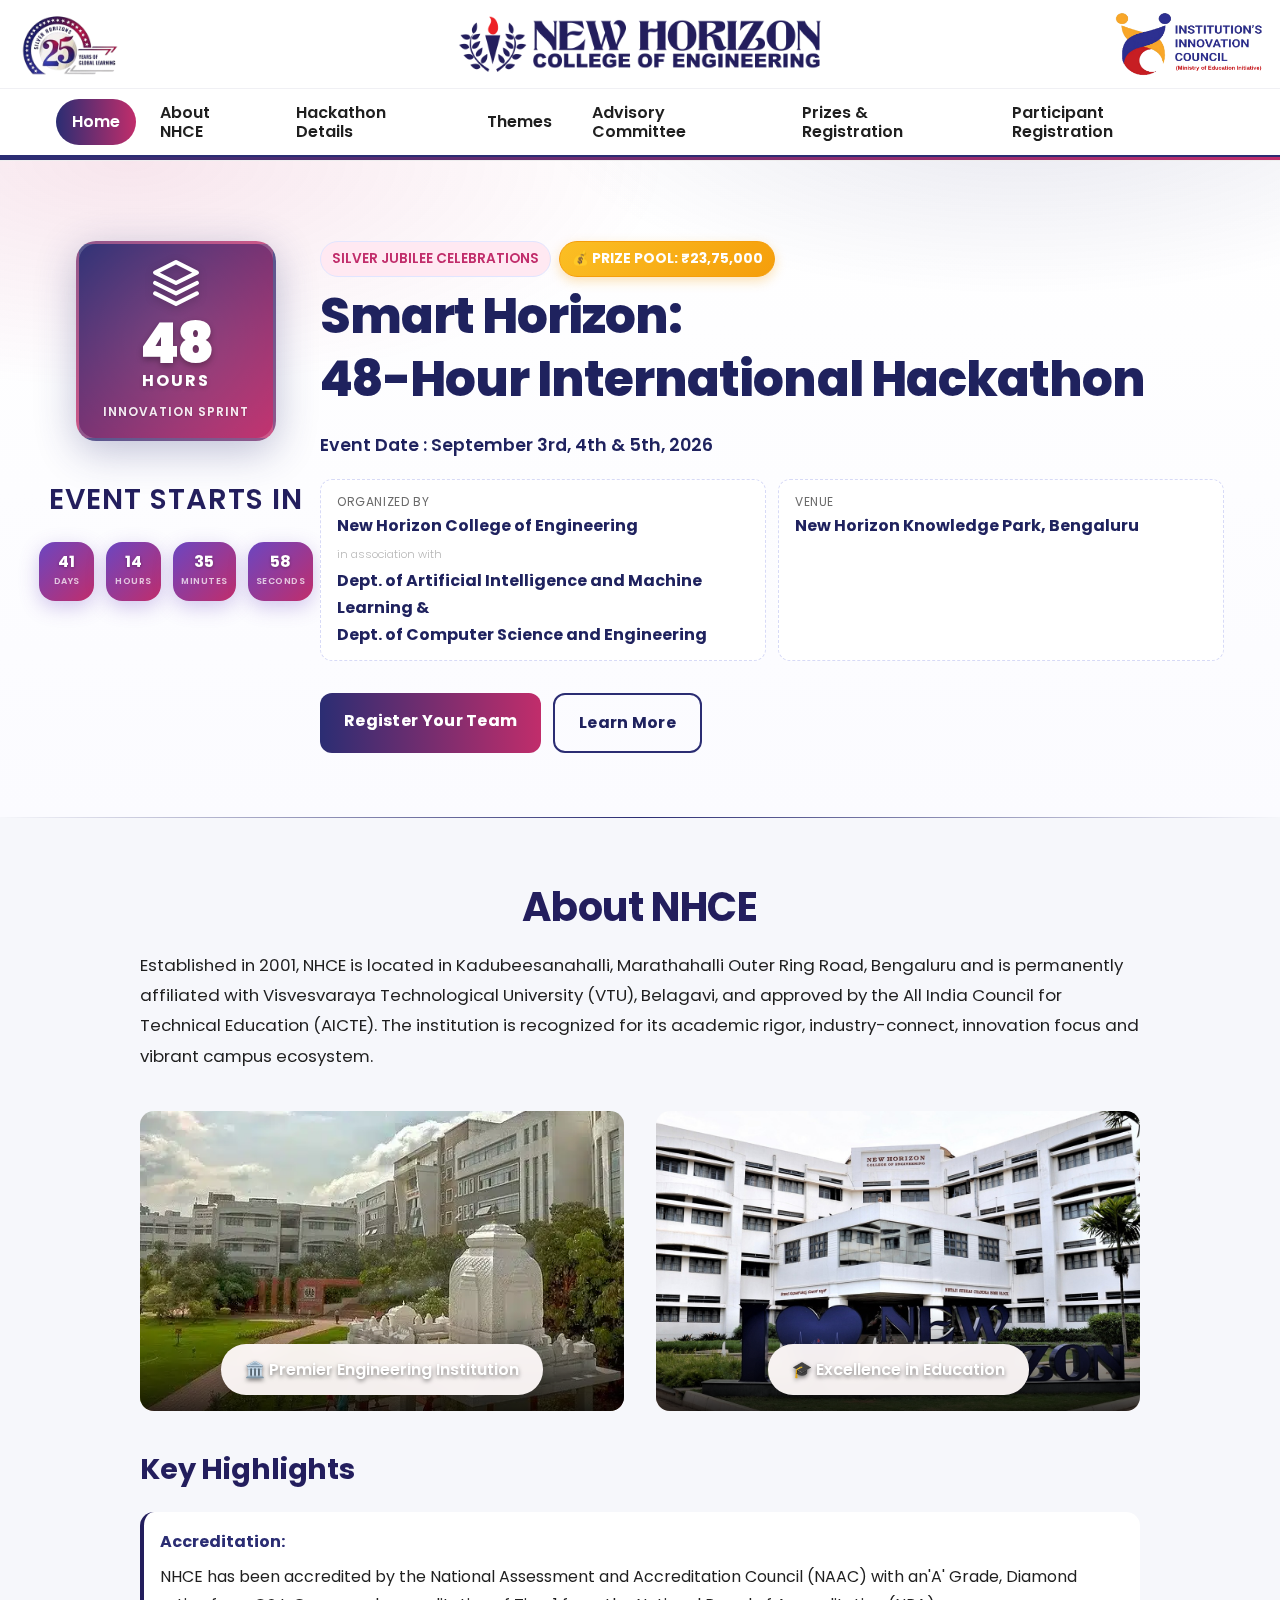
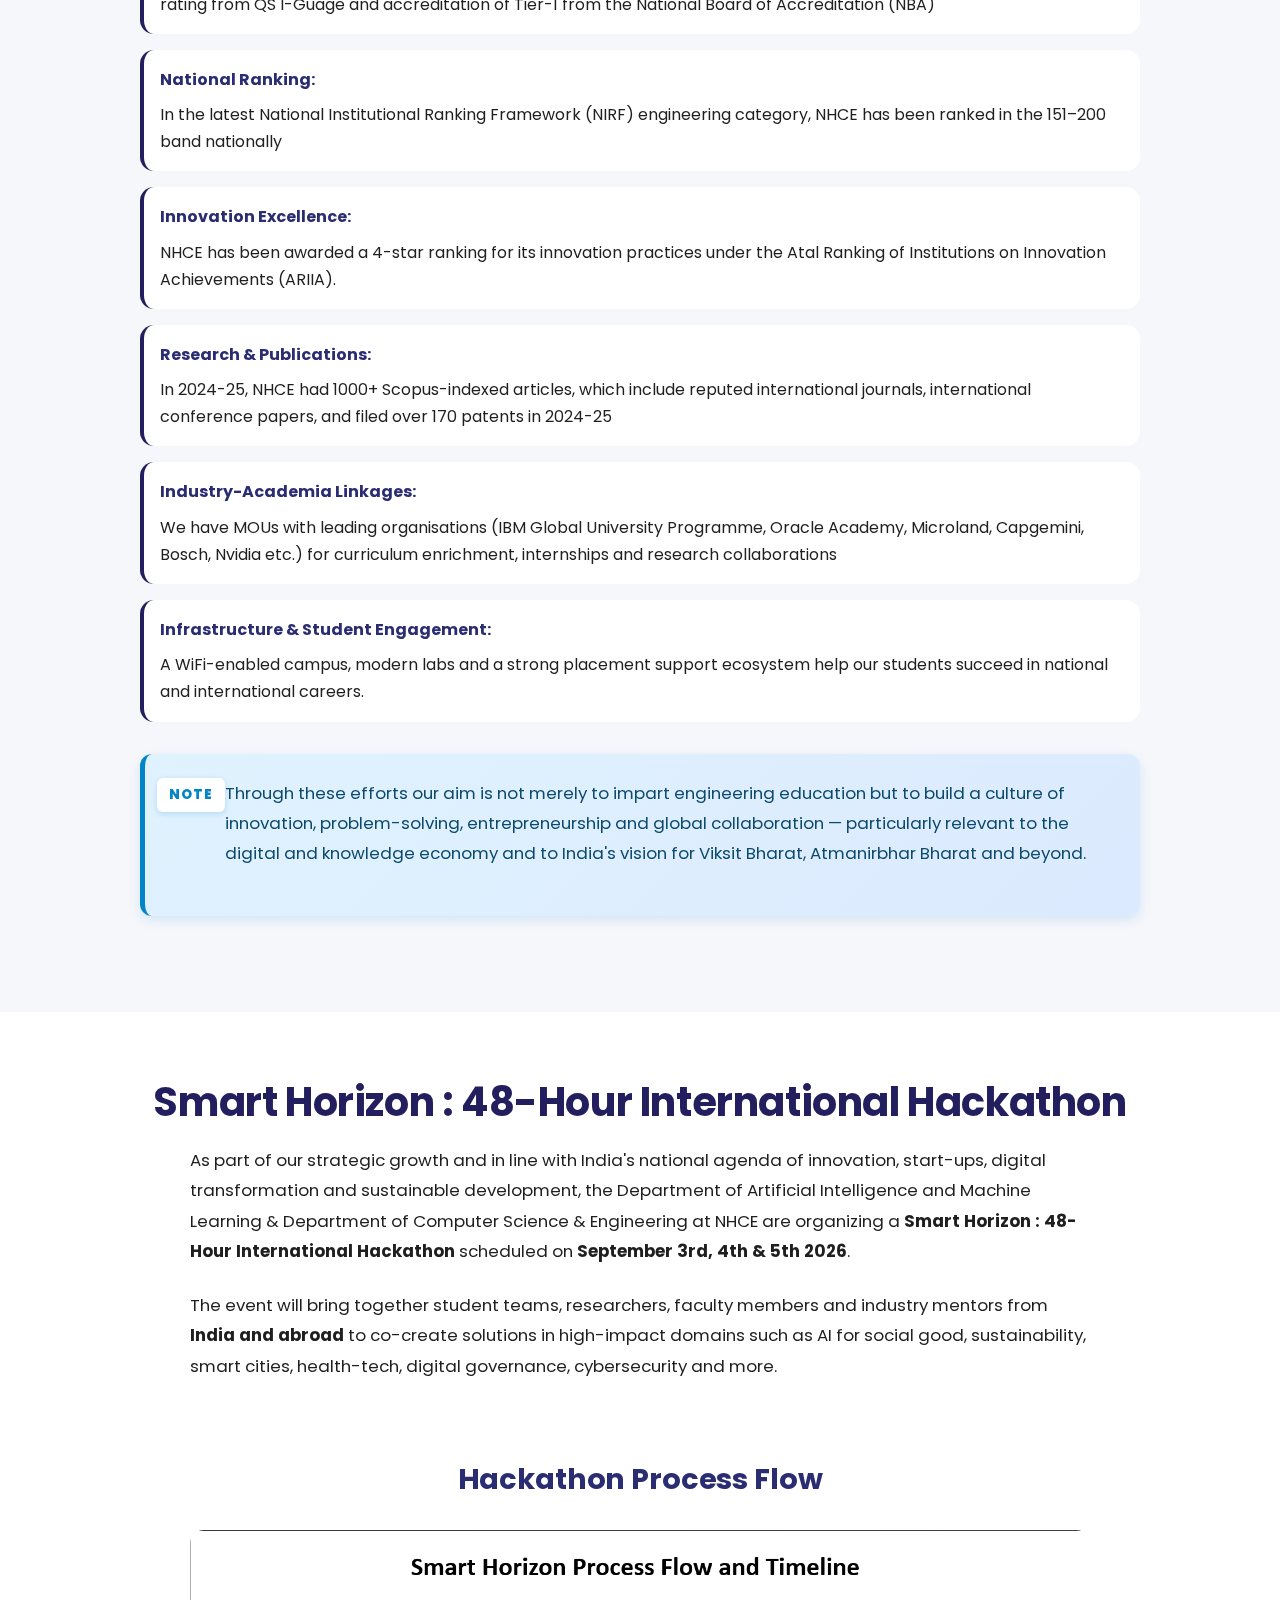
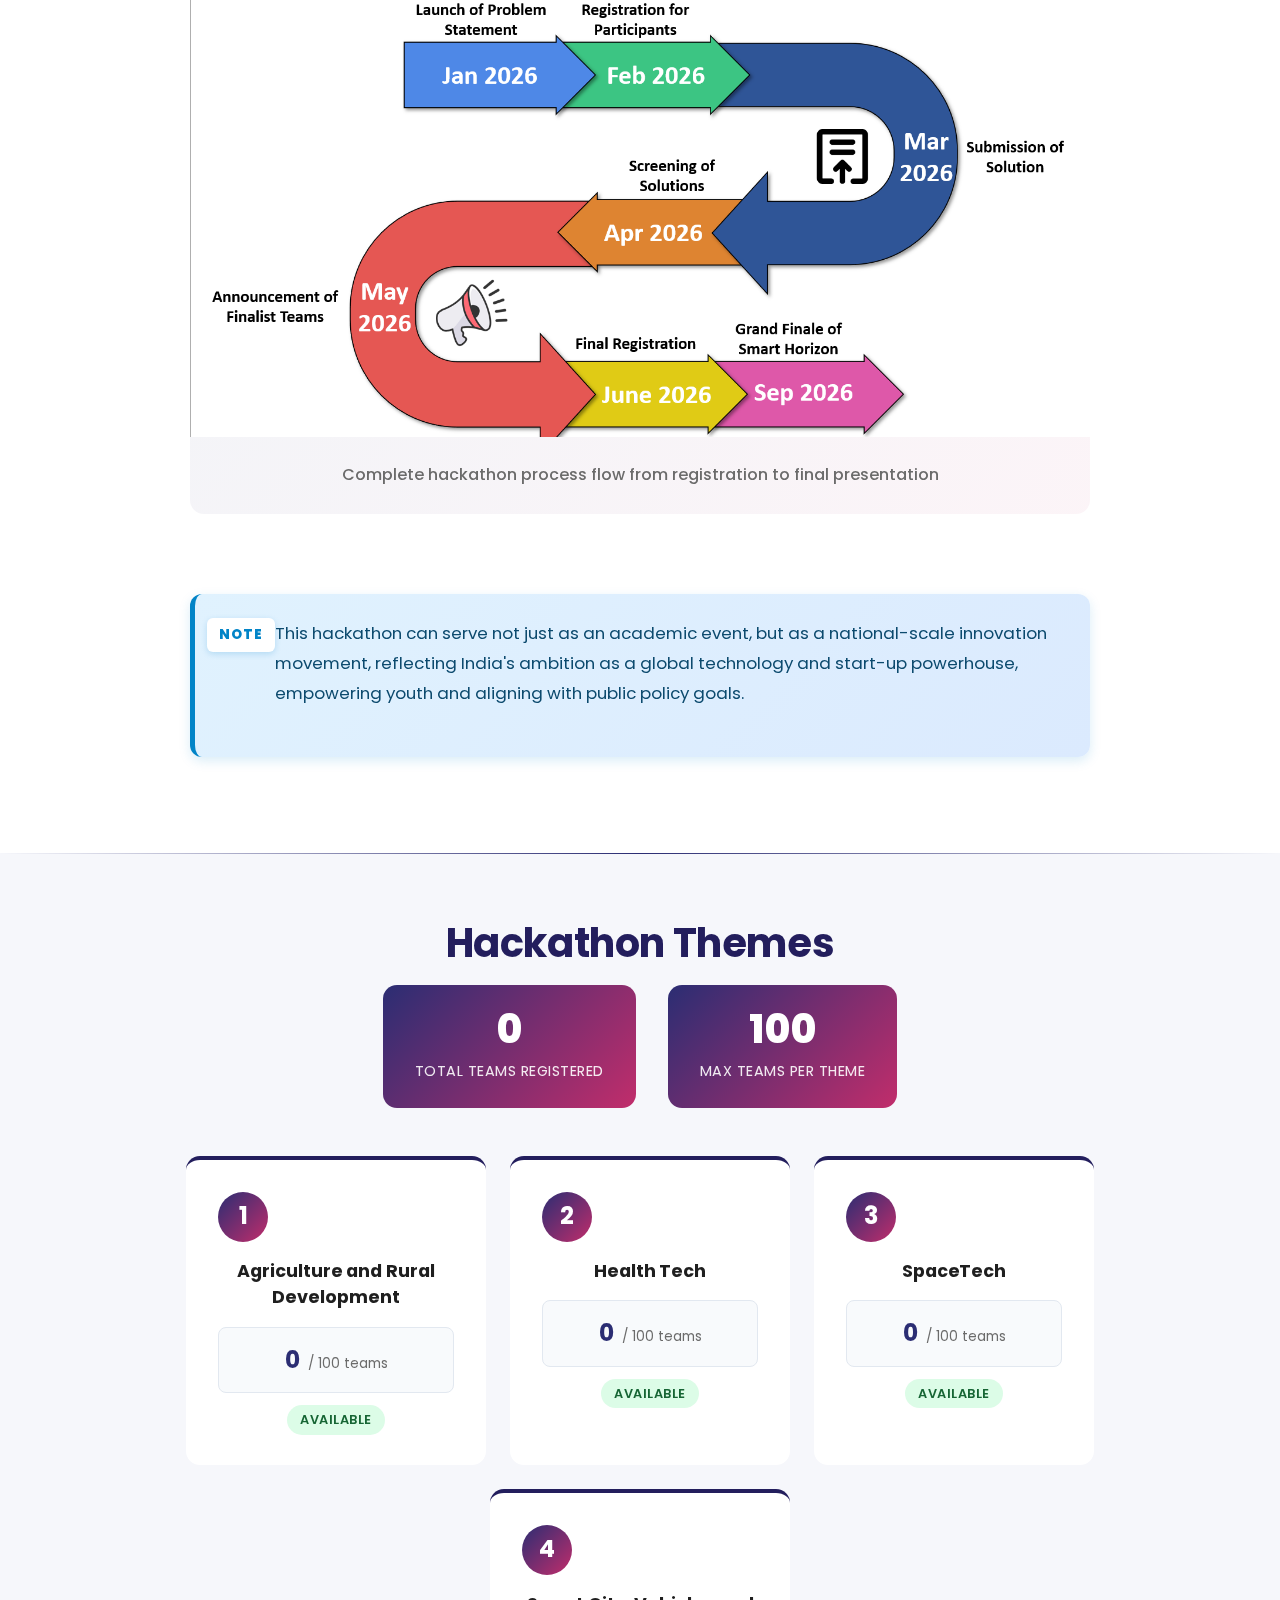
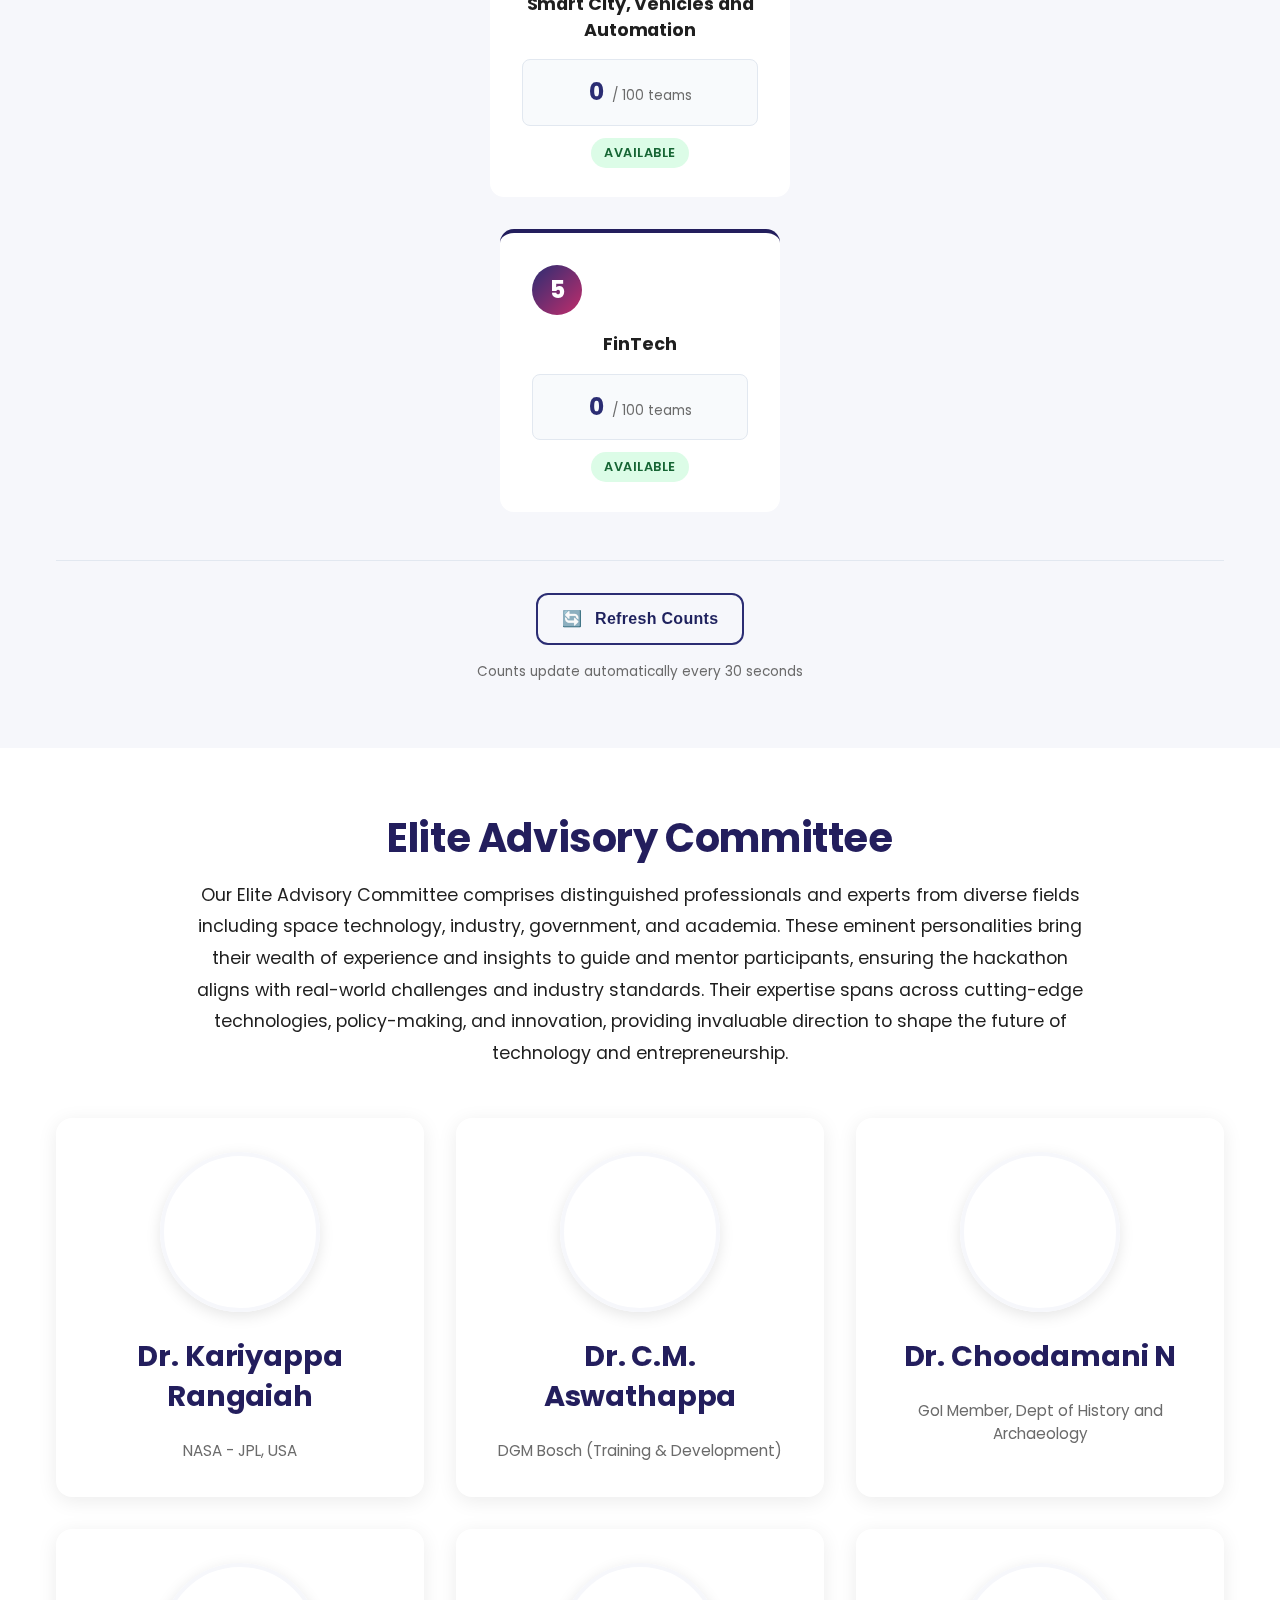
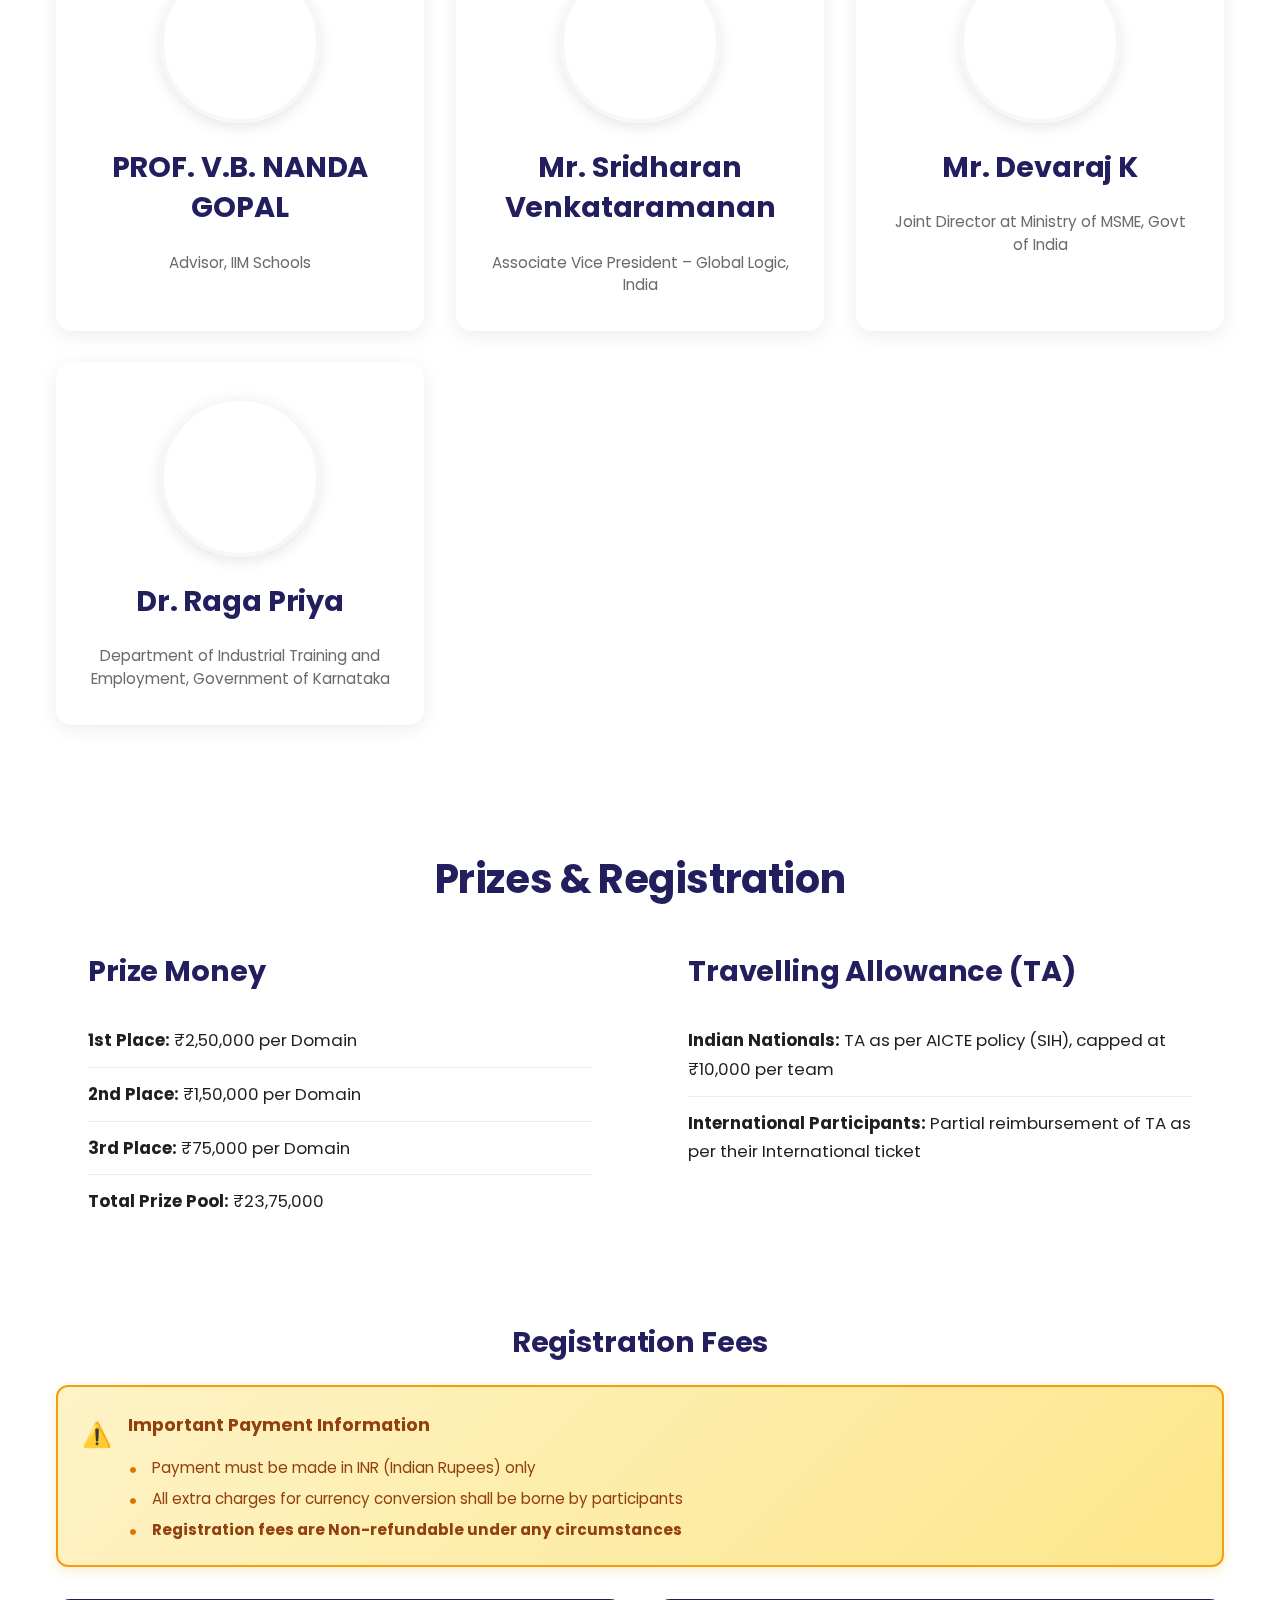
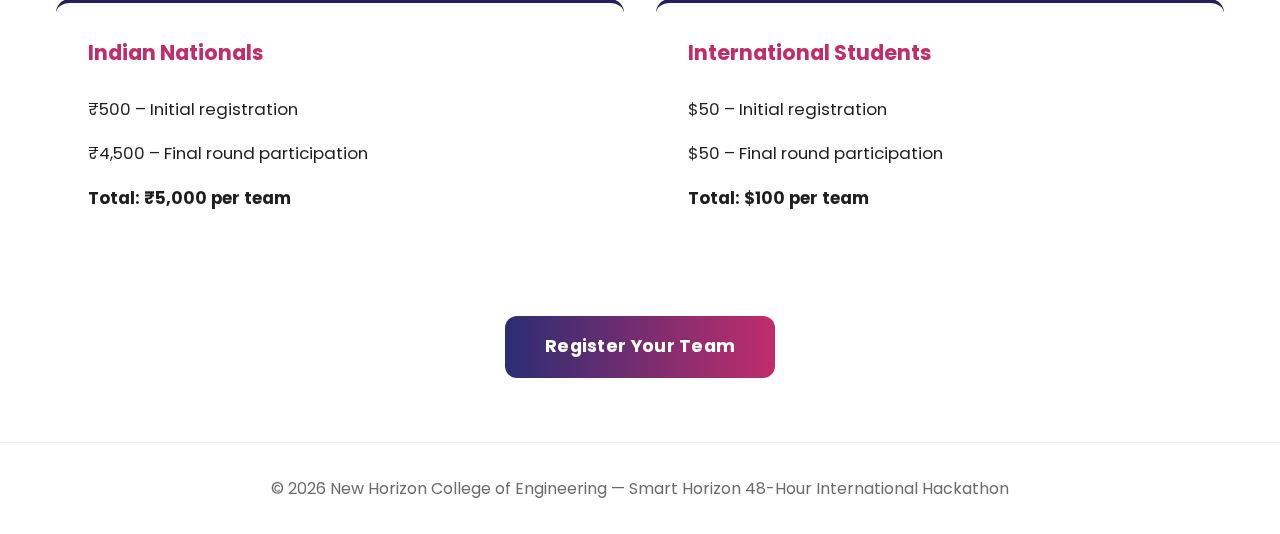
<file: index.html>
<!DOCTYPE html>
<html lang="en">
<head>
  <meta charset="UTF-8" />
  <meta name="viewport" content="width=device-width, initial-scale=1" />
  <title>Smart Horizon 48-Hour International Hackathon 2026 | New Horizon College of Engineering</title>
  <meta name="description" content="Smart Horizon 48-Hour International Hackathon 2026 — Join us for a premier international hackathon at NHCE, Bangalore. September 3-5, 2026." />
  <meta name="theme-color" content="#2b2d73" />
  <meta name="keywords" content="international hackathon, NHCE, AI, machine learning, cybersecurity, IoT, healthcare technology, blockchain" />
  <meta name="author" content="New Horizon College of Engineering" />
  <meta name="robots" content="index, follow" />
  
  <link rel="preconnect" href="https://fonts.googleapis.com" />
  <link rel="preconnect" href="https://fonts.gstatic.com" crossorigin />
  <link href="https://fonts.googleapis.com/css2?family=Poppins:wght@300;400;600;700;800&display=swap" rel="stylesheet" />
  <link rel="stylesheet" href="style.css" />
</head>
<body>
  <a class="skip-link" href="#home">Skip to content</a>

  <header class="site-header" role="banner" aria-label="College branding">
    <div class="header-inner">
      <div class="logo left">
        <img src="Silver_Jubille_Logo-removebg-preview.png" alt="Silver Jubilee — 25 years logo" />
      </div>
      <div class="logo center">
        <img src="NHCE Blue.png" alt="New Horizon College of Engineering logo" />
      </div>
      <div class="logo right">
        <img src="hi.png" alt="Institution's Innovation Council logo" />
      </div>
    </div>

    <nav class="site-nav" role="navigation" aria-label="Primary">
      <button class="nav-toggle" type="button" aria-expanded="false" aria-controls="nav-menu" aria-label="Toggle navigation">
        <span class="bar"></span><span class="bar"></span><span class="bar"></span>
      </button>
      <ul id="nav-menu" class="nav-menu">
        <li><a class="nav-link" href="#home" aria-current="page">Home</a></li>
        <li><a class="nav-link" href="#about">About NHCE</a></li>
        <li><a class="nav-link" href="#hackathon">Hackathon Details</a></li>
        <li><a class="nav-link" href="#themes">Themes</a></li>
        <li><a class="nav-link" href="#advisory-committee">Advisory Committee</a></li>
        <li><a class="nav-link" href="#prizes">Prizes & Registration</a></li>
        <li><a class="nav-link" href="rules_regulations.html">Participant Registration</a></li>
      </ul>
    </nav>
  </header>

  <main id="home" class="section home" role="main">
    <div class="container">
      <div class="hero">
        <div class="clock-section">
          <div class="event-badge">
            <div class="badge-icon">
              <svg viewBox="0 0 24 24" fill="none" xmlns="http://www.w3.org/2000/svg">
                <path d="M12 2L2 7L12 12L22 7L12 2Z" stroke="currentColor" stroke-width="2" stroke-linecap="round" stroke-linejoin="round"/>
                <path d="M2 17L12 22L22 17" stroke="currentColor" stroke-width="2" stroke-linecap="round" stroke-linejoin="round"/>
                <path d="M2 12L12 17L22 12" stroke="currentColor" stroke-width="2" stroke-linecap="round" stroke-linejoin="round"/>
              </svg>
            </div>
            <div class="badge-content">
              <span class="badge-number">48</span>
              <span class="badge-text">Hours</span>
            </div>
            <div class="badge-subtitle">Innovation Sprint</div>
          </div>
          
          <div class="countdown-section">
            <h3 class="countdown-title">Event Starts In</h3>
            <div class="countdown-timer" id="countdown">
              <div class="time-unit">
                <span class="time-number" id="days">253</span>
                <span class="time-label">DAYS</span>
              </div>
              <div class="time-unit">
                <span class="time-number" id="hours">19</span>
                <span class="time-label">HOURS</span>
              </div>
              <div class="time-unit">
                <span class="time-number" id="minutes">37</span>
                <span class="time-label">MINUTES</span>
              </div>
              <div class="time-unit">
                <span class="time-number" id="seconds">15</span>
                <span class="time-label">SECONDS</span>
              </div>
            </div>
          </div>
        </div>
        <div class="hero-content">
          <div class="hero-badges">
            <span class="chip accent">SILVER JUBILEE CELEBRATIONS</span>
            <span class="chip prize-pool">💰 PRIZE POOL: ₹23,75,000</span>
          </div>
          <h1>Smart Horizon: <br>48-Hour International Hackathon</h1>
          <p class="subtitle">Event Date : September 3rd, 4th & 5th, 2026</p>
          <div class="event-meta">
            <div class="meta-item">
              <span class="label">Organized by</span>
              <span class="value">New Horizon College of Engineering<br><span class="association-text">in association with</span><br>Dept. of Artificial Intelligence and Machine Learning &<br>Dept. of Computer Science and Engineering</span>
            </div>
            <div class="meta-item">
              <span class="label">Venue</span>
              <span class="value">New Horizon Knowledge Park, Bengaluru</span>
            </div>
          </div>
          
          <div class="cta">
            <a class="btn primary" href="rules_regulations.html">Register Your Team</a>
            <a class="btn outline" href="#hackathon">Learn More</a>
          </div>
        </div>
      </div>
    </div>
  </main>

  <section id="about" class="section alt">
    <div class="container">
      <h2>About NHCE</h2>
      <div class="about-content">
        <p>Established in 2001, NHCE is located in Kadubeesanahalli, Marathahalli Outer Ring Road, Bengaluru and is permanently affiliated with Visvesvaraya Technological University (VTU), Belagavi, and approved by the All India Council for Technical Education (AICTE). The institution is recognized for its academic rigor, industry-connect, innovation focus and vibrant campus ecosystem.</p>
        
        <div class="campus-images-grid">
          <div class="campus-image-card">
            <img src="new.jpeg" alt="New Horizon College of Engineering Campus - Modern building with green landscaping" loading="lazy" />
            <div class="image-caption">
              <span class="campus-badge">🏛️ Premier Engineering Institution</span>
            </div>
          </div>
          <div class="campus-image-card">
            <img src="nhce.jpeg" alt="New Horizon College of Engineering Campus - Additional view" loading="lazy" />
            <div class="image-caption">
              <span class="campus-badge">🎓 Excellence in Education</span>
            </div>
          </div>
        </div>
        
        <h3>Key Highlights</h3>
        <ul class="highlights-list">
          <li><strong>Accreditation:</strong> NHCE has been accredited by the National Assessment and Accreditation Council (NAAC) with an'A' Grade, Diamond rating from QS I-Guage and accreditation of Tier-1 from the National Board of Accreditation (NBA)</li>
          <li><strong>National Ranking:</strong> In the latest National Institutional Ranking Framework (NIRF) engineering category, NHCE has been ranked in the 151–200 band nationally</li>
          <li><strong>Innovation Excellence:</strong> NHCE has been awarded a 4-star ranking for its innovation practices under the Atal Ranking of Institutions on Innovation Achievements (ARIIA).</li>
          <li><strong>Research & Publications:</strong> In 2024-25, NHCE had 1000+ Scopus-indexed articles, which include reputed international journals, international conference papers, and filed over 170 patents in 2024-25</li>
          <li><strong>Industry-Academia Linkages:</strong> We have MOUs with leading organisations (IBM Global University Programme, Oracle Academy, Microland, Capgemini, Bosch, Nvidia etc.) for curriculum enrichment, internships and research collaborations</li>
          <li><strong>Infrastructure & Student Engagement:</strong> A WiFi-enabled campus, modern labs and a strong placement support ecosystem help our students succeed in national and international careers.</li>
        </ul>
        
        <div class="note-box">
          <span class="note-label">NOTE</span>
          <p>Through these efforts our aim is not merely to impart engineering education but to build a culture of innovation, problem-solving, entrepreneurship and global collaboration — particularly relevant to the digital and knowledge economy and to India's vision for Viksit Bharat, Atmanirbhar Bharat and beyond.</p>
        </div>
      </div>
    </div>
  </section>

  <section id="hackathon" class="section">
    <div class="container">
      <h2>Smart Horizon : 48-Hour International Hackathon</h2>
      <div class="hackathon-info-content">
        <p>As part of our strategic growth and in line with India's national agenda of innovation, start-ups, digital transformation and sustainable development, the Department of Artificial Intelligence and Machine Learning & Department of Computer Science & Engineering at NHCE are organizing a <strong>Smart Horizon : 48-Hour International Hackathon</strong> scheduled on <strong>September 3rd, 4th & 5th 2026</strong>.</p>
        
        <p>The event will bring together student teams, researchers, faculty members and industry mentors from<strong> India and abroad </strong>to co-create solutions in high-impact domains such as AI for social good, sustainability, smart cities, health-tech, digital governance, cybersecurity and more.</p>
        
        <div class="hackathon-flow-section">
          <h3>Hackathon Process Flow</h3>
          <div class="flow-image-container">
            <img src="flow.png" alt="Smart Horizon Hackathon Process Flow - 48-hour event timeline and structure" loading="lazy" />
            <div class="flow-caption">
              <p>Complete hackathon process flow from registration to final presentation</p>
            </div>
          </div>
        </div>
        
        <div class="note-box">
          <span class="note-label">NOTE</span>
          <p>This hackathon can serve not just as an academic event, but as a national-scale innovation movement, reflecting India's ambition as a global technology and start-up powerhouse, empowering youth and aligning with public policy goals.</p>
        </div>
      </div>
    </div>
  </section>

  <section id="themes" class="section alt">
    <div class="container">
      <h2>Hackathon Themes</h2>
      <div class="theme-stats">
        <div class="stats-card">
          <span class="stats-number" id="totalRegistrations">0</span>
          <span class="stats-label">Total Teams Registered</span>
        </div>
        <div class="stats-card">
          <span class="stats-number">100</span>
          <span class="stats-label">Max Teams Per Theme</span>
        </div>
      </div>
      <div class="themes-grid-aligned">
        <div class="themes-row">
          <div class="theme-card" data-theme="agriculture">
            <div class="theme-number">1</div>
            <h3>Agriculture and Rural Development</h3>
            <div class="theme-count">
              <span class="count-number" id="count-agriculture">0</span>
              <span class="count-label">/ 100 teams</span>
            </div>
            <div class="theme-status" id="status-agriculture">
              <span class="status-available">Available</span>
            </div>
          </div>
          <div class="theme-card" data-theme="healthtech">
            <div class="theme-number">2</div>
            <h3>Health Tech</h3>
            <div class="theme-count">
              <span class="count-number" id="count-healthtech">0</span>
              <span class="count-label">/ 100 teams</span>
            </div>
            <div class="theme-status" id="status-healthtech">
              <span class="status-available">Available</span>
            </div>
          </div>
          <div class="theme-card" data-theme="spacetech">
            <div class="theme-number">3</div>
            <h3>SpaceTech</h3>
            <div class="theme-count">
              <span class="count-number" id="count-spacetech">0</span>
              <span class="count-label">/ 100 teams</span>
            </div>
            <div class="theme-status" id="status-spacetech">
              <span class="status-available">Available</span>
            </div>
          </div>
          <div class="theme-card" data-theme="smartcity">
            <div class="theme-number">4</div>
            <h3>Smart City, Vehicles and Automation</h3>
            <div class="theme-count">
              <span class="count-number" id="count-smartcity">0</span>
              <span class="count-label">/ 100 teams</span>
            </div>
            <div class="theme-status" id="status-smartcity">
              <span class="status-available">Available</span>
            </div>
          </div>
        </div>
        <div class="themes-row">
          <div class="theme-card" data-theme="fintech">
            <div class="theme-number">5</div>
            <h3>FinTech</h3>
            <div class="theme-count">
              <span class="count-number" id="count-fintech">0</span>
              <span class="count-label">/ 100 teams</span>
            </div>
            <div class="theme-status" id="status-fintech">
              <span class="status-available">Available</span>
            </div>
          </div>
        </div>
      </div>
      <div class="theme-refresh">
        <button class="btn outline" onclick="refreshThemeCounts()">
          <span class="refresh-icon">🔄</span>
          Refresh Counts
        </button>
        <p class="refresh-note">Counts update automatically every 30 seconds</p>
      </div>
    </div>
  </section>

  <section id="advisory-committee" class="section">
    <div class="container">
      <h2>Elite Advisory Committee</h2>
      <div class="advisory-intro">
        <p>Our Elite Advisory Committee comprises distinguished professionals and experts from diverse fields including space technology, industry, government, and academia. These eminent personalities bring their wealth of experience and insights to guide and mentor participants, ensuring the hackathon aligns with real-world challenges and industry standards. Their expertise spans across cutting-edge technologies, policy-making, and innovation, providing invaluable direction to shape the future of technology and entrepreneurship.</p>
      </div>
      
      <div class="advisory-grid">
        <div class="advisory-member">
          <div class="member-photo">
            <img src="Dr. Kariyappa Rangaiah.jpg" alt="Dr. Kariyappa Rangaiah" loading="lazy" />
          </div>
          <div class="member-info">
            <h3>Dr. Kariyappa Rangaiah</h3>
            <p class="member-designation">NASA - JPL, USA</p>
          </div>
        </div>

        <div class="advisory-member">
          <div class="member-photo">
            <img src="Dr. C.M Ahwathappa.png" alt="Dr. C.M. Aswathappa" loading="lazy" />
          </div>
          <div class="member-info">
            <h3>Dr. C.M. Aswathappa</h3>
            <p class="member-designation">DGM Bosch (Training & Development)</p>
          </div>
        </div>

        <div class="advisory-member">
          <div class="member-photo">
            <img src="Dr. Choodamani R.jpg" alt="Dr. Choodamani N" loading="lazy" />
          </div>
          <div class="member-info">
            <h3>Dr. Choodamani N</h3>
            <p class="member-designation">GoI Member, Dept of History and Archaeology</p>
          </div>
        </div>

        <div class="advisory-member">
          <div class="member-photo">
            <img src="Nanda-Gopal.jpeg" alt="Dr. Nandagopal R" loading="lazy" />
          </div>
          <div class="member-info">
            <h3>PROF. V.B. NANDA GOPAL</h3>
            <p class="member-designation">Advisor, IIM Schools</p>
          </div>
        </div>

        <div class="advisory-member">
          <div class="member-photo">
            <img src="Mr. Sridharan.jpg" alt="Mr. Sridharan Venkataramanan" loading="lazy" />
          </div>
          <div class="member-info">
            <h3>Mr. Sridharan Venkataramanan</h3>
            <p class="member-designation">Associate Vice President – Global Logic, India</p>
          </div>
        </div>

        <div class="advisory-member">
          <div class="member-photo">
            <img src="Mr. Devraj K.jpg" alt="Mr. Devaraj K" loading="lazy" />
          </div>
          <div class="member-info">
            <h3>Mr. Devaraj K</h3>
            <p class="member-designation">Joint Director at Ministry of MSME, Govt of India</p>
          </div>
        </div>

        <div class="advisory-member">
          <div class="member-photo">
            <img src="Dr. Ragapriya R.jpg" alt="Dr. Raga Priya" loading="lazy" />
          </div>
          <div class="member-info">
            <h3>Dr. Raga Priya</h3>
            <p class="member-designation">Department of Industrial Training and Employment, Government of Karnataka</p>
          </div>
        </div>
      </div>
    </div>
  </section>

  <section id="prizes" class="section">
    <div class="container">
      <h2>Prizes & Registration</h2>
      
      <div class="grid two">
        <div class="prize-section">
          <h3>Prize Money</h3>
          <ul class="prize-list">
            <li><strong>1st Place:</strong> ₹2,50,000 per Domain</li>
            <li><strong>2nd Place:</strong> ₹1,50,000 per Domain</li>
            <li><strong>3rd Place:</strong> ₹75,000 per Domain</li>
            <li><strong>Total Prize Pool:</strong> ₹23,75,000</li>

          </ul>
        </div>
        
        <div class="ta-section">
          <h3>Travelling Allowance (TA)</h3>
          <ul class="ta-list">
            <li><strong>Indian Nationals:</strong> TA as per AICTE policy (SIH), capped at ₹10,000 per team</li>
            <li><strong>International Participants:</strong> Partial reimbursement of TA as per their International ticket</li>
          </ul>
        </div>
      </div>
      
      <div class="registration-section">
        <h3>Registration Fees</h3>
        <div class="payment-info-box">
          <div class="warning-icon">⚠️</div>
          <div class="payment-info-content">
            <h4>Important Payment Information</h4>
            <ul class="payment-notes">
              <li>Payment must be made in INR (Indian Rupees) only</li>
              <li>All extra charges for currency conversion shall be borne by participants</li>
              <li><strong>Registration fees are Non-refundable under any circumstances</strong></li>
            </ul>
          </div>
        </div>
        <div class="grid two">
          <div class="reg-card">
            <h4>Indian Nationals</h4>
            <ul>
              <li>₹500 – Initial registration</li>
              <li>₹4,500 – Final round participation</li>
              <li><strong>Total: ₹5,000 per team</strong></li>
            </ul>
          </div>
          <div class="reg-card">
            <h4>International Students</h4>
            <ul>
              <li>$50 – Initial registration</li>
              <li>$50 – Final round participation</li>
              <li><strong>Total: $100 per team</strong></li>
            </ul>
          </div>
        </div>
      </div>
      
      <div class="cta-center">
        <a class="btn primary large" href="rules_regulations.html">Register Your Team</a>
      </div>
    </div>
  </section>

  <footer class="site-footer" role="contentinfo">
    <div class="container">
      <p>&copy; 2026 New Horizon College of Engineering — Smart Horizon 48-Hour International Hackathon</p>
    </div>
  </footer>

  <script src="script.js"></script>
</body>
</html>
</file>
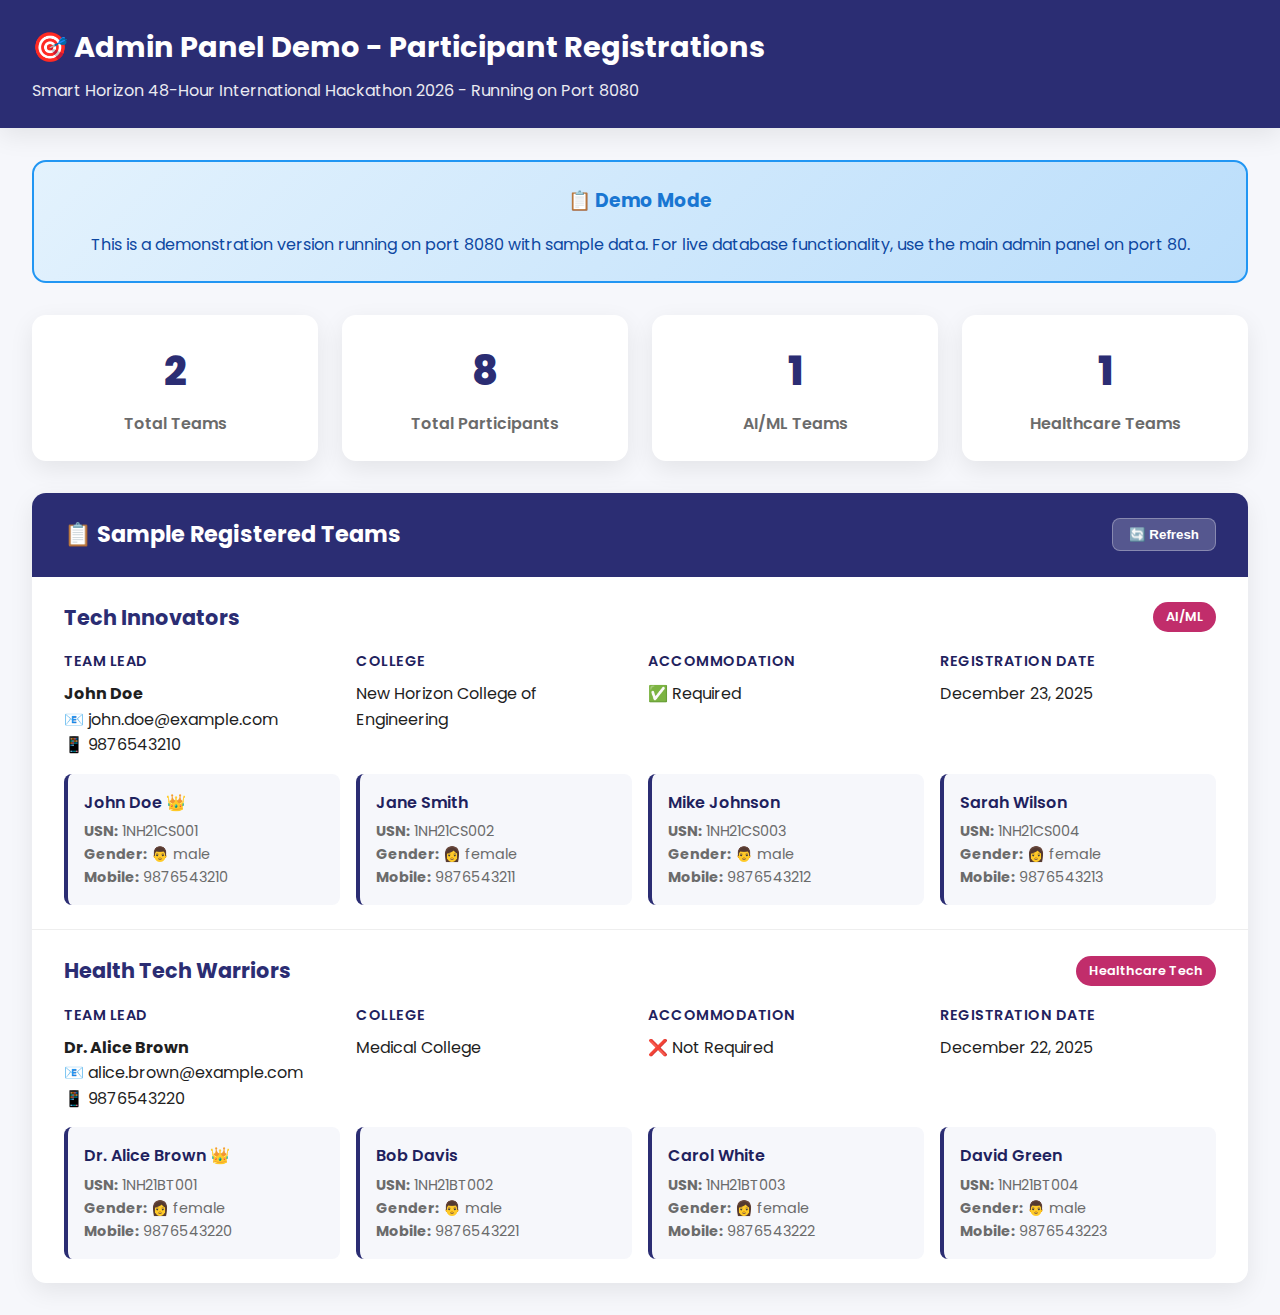
<file: admin_demo.html>
<!DOCTYPE html>
<html lang="en">
<head>
    <meta charset="UTF-8">
    <meta name="viewport" content="width=device-width, initial-scale=1.0">
    <title>Admin Panel Demo - Participant Registrations | Smart Horizon Hackathon</title>
    <link rel="preconnect" href="https://fonts.googleapis.com">
    <link rel="preconnect" href="https://fonts.gstatic.com" crossorigin>
    <link href="https://fonts.googleapis.com/css2?family=Poppins:wght@300;400;600;700;800&display=swap" rel="stylesheet">
    <style>
        :root {
            --primary: #2b2d73;
            --primary-600: #3b3e8c;
            --primary-700: #1f225e;
            --accent: #c12d6b;
            --bg: #ffffff;
            --text: #1f1f1f;
            --muted: #6b6b6b;
            --alt: #f6f7fb;
            --card: #ffffff;
            --shadow: 0 8px 24px rgba(0,0,0,0.08);
            --radius: 14px;
            --success: #28a745;
            --warning: #ffc107;
            --danger: #dc3545;
        }

        * { box-sizing: border-box; }
        body {
            margin: 0;
            font-family: 'Poppins', system-ui, -apple-system, sans-serif;
            color: var(--text);
            background: var(--alt);
            line-height: 1.6;
        }

        .admin-header {
            background: var(--primary);
            color: white;
            padding: 1.5rem 2rem;
            box-shadow: var(--shadow);
        }

        .admin-header h1 {
            margin: 0;
            font-size: 1.8rem;
            font-weight: 700;
        }

        .admin-header p {
            margin: 0.5rem 0 0;
            opacity: 0.9;
        }

        .container {
            max-width: 1400px;
            margin: 0 auto;
            padding: 2rem;
        }

        .stats-grid {
            display: grid;
            grid-template-columns: repeat(auto-fit, minmax(200px, 1fr));
            gap: 1.5rem;
            margin-bottom: 2rem;
        }

        .stat-card {
            background: var(--card);
            padding: 1.5rem;
            border-radius: var(--radius);
            box-shadow: var(--shadow);
            text-align: center;
        }

        .stat-number {
            font-size: 2.5rem;
            font-weight: 800;
            color: var(--primary);
            margin-bottom: 0.5rem;
        }

        .stat-label {
            color: var(--muted);
            font-weight: 600;
        }

        .participants-section {
            background: var(--card);
            border-radius: var(--radius);
            box-shadow: var(--shadow);
            overflow: hidden;
        }

        .section-header {
            background: var(--primary);
            color: white;
            padding: 1.5rem 2rem;
            display: flex;
            justify-content: space-between;
            align-items: center;
        }

        .section-header h2 {
            margin: 0;
            font-size: 1.4rem;
        }

        .refresh-btn {
            background: rgba(255,255,255,0.2);
            border: 1px solid rgba(255,255,255,0.3);
            color: white;
            padding: 0.5rem 1rem;
            border-radius: 8px;
            cursor: pointer;
            font-weight: 600;
            transition: all 0.3s ease;
        }

        .refresh-btn:hover {
            background: rgba(255,255,255,0.3);
        }

        .participants-list {
            padding: 0;
        }

        .participant-card {
            border-bottom: 1px solid #eee;
            padding: 1.5rem 2rem;
            transition: background-color 0.3s ease;
        }

        .participant-card:hover {
            background: var(--alt);
        }

        .participant-card:last-child {
            border-bottom: none;
        }

        .team-header {
            display: flex;
            justify-content: space-between;
            align-items: center;
            margin-bottom: 1rem;
        }

        .team-name {
            font-size: 1.3rem;
            font-weight: 700;
            color: var(--primary);
            margin: 0;
        }

        .domain-badge {
            background: var(--accent);
            color: white;
            padding: 0.3rem 0.8rem;
            border-radius: 20px;
            font-size: 0.8rem;
            font-weight: 600;
        }

        .team-details {
            display: grid;
            grid-template-columns: repeat(auto-fit, minmax(250px, 1fr));
            gap: 1rem;
            margin-bottom: 1rem;
        }

        .detail-group h4 {
            margin: 0 0 0.5rem;
            color: var(--primary-700);
            font-size: 0.9rem;
            font-weight: 600;
            text-transform: uppercase;
            letter-spacing: 0.5px;
        }

        .detail-group p {
            margin: 0;
            color: var(--text);
        }

        .members-grid {
            display: grid;
            grid-template-columns: repeat(auto-fit, minmax(200px, 1fr));
            gap: 1rem;
            margin-top: 1rem;
        }

        .member-card {
            background: var(--alt);
            padding: 1rem;
            border-radius: 8px;
            border-left: 4px solid var(--primary);
        }

        .member-name {
            font-weight: 600;
            color: var(--primary-700);
            margin-bottom: 0.3rem;
        }

        .member-details {
            font-size: 0.9rem;
            color: var(--muted);
        }

        .demo-notice {
            background: linear-gradient(135deg, #e3f2fd, #bbdefb);
            border: 2px solid #2196f3;
            border-radius: var(--radius);
            padding: 1.5rem;
            margin-bottom: 2rem;
            text-align: center;
        }

        .demo-notice h3 {
            color: #1976d2;
            margin: 0 0 1rem;
        }

        .demo-notice p {
            margin: 0;
            color: #0d47a1;
        }

        @media (max-width: 768px) {
            .container {
                padding: 1rem;
            }

            .admin-header {
                padding: 1rem;
            }

            .section-header {
                padding: 1rem;
                flex-direction: column;
                gap: 1rem;
                text-align: center;
            }

            .participant-card {
                padding: 1rem;
            }

            .team-header {
                flex-direction: column;
                align-items: flex-start;
                gap: 0.5rem;
            }

            .team-details {
                grid-template-columns: 1fr;
            }

            .members-grid {
                grid-template-columns: 1fr;
            }
        }
    </style>
</head>
<body>
    <header class="admin-header">
        <h1>🎯 Admin Panel Demo - Participant Registrations</h1>
        <p>Smart Horizon 48-Hour International Hackathon 2026 - Running on Port 8080</p>
    </header>

    <div class="container">
        <div class="demo-notice">
            <h3>📋 Demo Mode</h3>
            <p>This is a demonstration version running on port 8080 with sample data. For live database functionality, use the main admin panel on port 80.</p>
        </div>

        <div class="stats-grid">
            <div class="stat-card">
                <div class="stat-number" id="total-teams">2</div>
                <div class="stat-label">Total Teams</div>
            </div>
            <div class="stat-card">
                <div class="stat-number" id="total-participants">8</div>
                <div class="stat-label">Total Participants</div>
            </div>
            <div class="stat-card">
                <div class="stat-number" id="ai-ml-teams">1</div>
                <div class="stat-label">AI/ML Teams</div>
            </div>
            <div class="stat-card">
                <div class="stat-number" id="healthcare-teams">1</div>
                <div class="stat-label">Healthcare Teams</div>
            </div>
        </div>

        <div class="participants-section">
            <div class="section-header">
                <h2>📋 Sample Registered Teams</h2>
                <button class="refresh-btn" onclick="showRefreshMessage()">🔄 Refresh</button>
            </div>
            <div class="participants-list" id="participants-list">
                <div class="participant-card">
                    <div class="team-header">
                        <h3 class="team-name">Tech Innovators</h3>
                        <span class="domain-badge">AI/ML</span>
                    </div>
                    
                    <div class="team-details">
                        <div class="detail-group">
                            <h4>Team Lead</h4>
                            <p><strong>John Doe</strong></p>
                            <p>📧 john.doe@example.com</p>
                            <p>📱 9876543210</p>
                        </div>
                        <div class="detail-group">
                            <h4>College</h4>
                            <p>New Horizon College of Engineering</p>
                        </div>
                        <div class="detail-group">
                            <h4>Accommodation</h4>
                            <p>✅ Required</p>
                        </div>
                        <div class="detail-group">
                            <h4>Registration Date</h4>
                            <p>December 23, 2025</p>
                        </div>
                    </div>

                    <div class="members-grid">
                        <div class="member-card">
                            <div class="member-name">John Doe 👑</div>
                            <div class="member-details">
                                <div><strong>USN:</strong> 1NH21CS001</div>
                                <div><strong>Gender:</strong> 👨 male</div>
                                <div><strong>Mobile:</strong> 9876543210</div>
                            </div>
                        </div>
                        <div class="member-card">
                            <div class="member-name">Jane Smith</div>
                            <div class="member-details">
                                <div><strong>USN:</strong> 1NH21CS002</div>
                                <div><strong>Gender:</strong> 👩 female</div>
                                <div><strong>Mobile:</strong> 9876543211</div>
                            </div>
                        </div>
                        <div class="member-card">
                            <div class="member-name">Mike Johnson</div>
                            <div class="member-details">
                                <div><strong>USN:</strong> 1NH21CS003</div>
                                <div><strong>Gender:</strong> 👨 male</div>
                                <div><strong>Mobile:</strong> 9876543212</div>
                            </div>
                        </div>
                        <div class="member-card">
                            <div class="member-name">Sarah Wilson</div>
                            <div class="member-details">
                                <div><strong>USN:</strong> 1NH21CS004</div>
                                <div><strong>Gender:</strong> 👩 female</div>
                                <div><strong>Mobile:</strong> 9876543213</div>
                            </div>
                        </div>
                    </div>
                </div>

                <div class="participant-card">
                    <div class="team-header">
                        <h3 class="team-name">Health Tech Warriors</h3>
                        <span class="domain-badge">Healthcare Tech</span>
                    </div>
                    
                    <div class="team-details">
                        <div class="detail-group">
                            <h4>Team Lead</h4>
                            <p><strong>Dr. Alice Brown</strong></p>
                            <p>📧 alice.brown@example.com</p>
                            <p>📱 9876543220</p>
                        </div>
                        <div class="detail-group">
                            <h4>College</h4>
                            <p>Medical College</p>
                        </div>
                        <div class="detail-group">
                            <h4>Accommodation</h4>
                            <p>❌ Not Required</p>
                        </div>
                        <div class="detail-group">
                            <h4>Registration Date</h4>
                            <p>December 22, 2025</p>
                        </div>
                    </div>

                    <div class="members-grid">
                        <div class="member-card">
                            <div class="member-name">Dr. Alice Brown 👑</div>
                            <div class="member-details">
                                <div><strong>USN:</strong> 1NH21BT001</div>
                                <div><strong>Gender:</strong> 👩 female</div>
                                <div><strong>Mobile:</strong> 9876543220</div>
                            </div>
                        </div>
                        <div class="member-card">
                            <div class="member-name">Bob Davis</div>
                            <div class="member-details">
                                <div><strong>USN:</strong> 1NH21BT002</div>
                                <div><strong>Gender:</strong> 👨 male</div>
                                <div><strong>Mobile:</strong> 9876543221</div>
                            </div>
                        </div>
                        <div class="member-card">
                            <div class="member-name">Carol White</div>
                            <div class="member-details">
                                <div><strong>USN:</strong> 1NH21BT003</div>
                                <div><strong>Gender:</strong> 👩 female</div>
                                <div><strong>Mobile:</strong> 9876543222</div>
                            </div>
                        </div>
                        <div class="member-card">
                            <div class="member-name">David Green</div>
                            <div class="member-details">
                                <div><strong>USN:</strong> 1NH21BT004</div>
                                <div><strong>Gender:</strong> 👨 male</div>
                                <div><strong>Mobile:</strong> 9876543223</div>
                            </div>
                        </div>
                    </div>
                </div>
            </div>
        </div>
    </div>

    <script>
        function showRefreshMessage() {
            alert('Demo Mode: This is sample data. For live data refresh, use the main admin panel on port 80.');
        }
    </script>
</body>
</html>
</file>
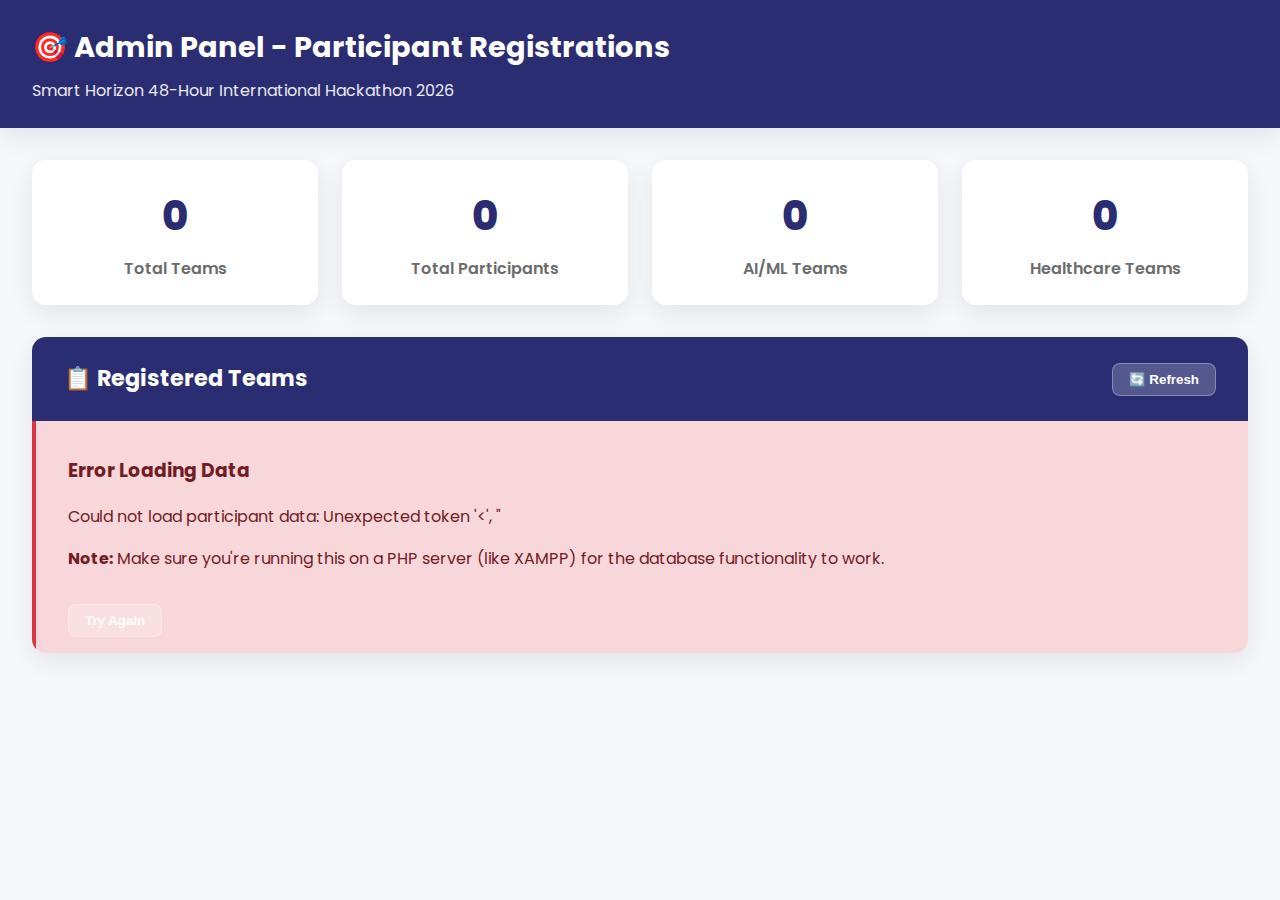
<file: admin_participants.html>
<!DOCTYPE html>
<html lang="en">
<head>
    <meta charset="UTF-8">
    <meta name="viewport" content="width=device-width, initial-scale=1.0">
    <title>Admin Panel - Participant Registrations | Smart Horizon Hackathon</title>
    <link rel="preconnect" href="https://fonts.googleapis.com">
    <link rel="preconnect" href="https://fonts.gstatic.com" crossorigin>
    <link href="https://fonts.googleapis.com/css2?family=Poppins:wght@300;400;600;700;800&display=swap" rel="stylesheet">
    <style>
        :root {
            --primary: #2b2d73;
            --primary-600: #3b3e8c;
            --primary-700: #1f225e;
            --accent: #c12d6b;
            --bg: #ffffff;
            --text: #1f1f1f;
            --muted: #6b6b6b;
            --alt: #f6f7fb;
            --card: #ffffff;
            --shadow: 0 8px 24px rgba(0,0,0,0.08);
            --radius: 14px;
            --success: #28a745;
            --warning: #ffc107;
            --danger: #dc3545;
        }

        * { box-sizing: border-box; }
        body {
            margin: 0;
            font-family: 'Poppins', system-ui, -apple-system, sans-serif;
            color: var(--text);
            background: var(--alt);
            line-height: 1.6;
        }

        .admin-header {
            background: var(--primary);
            color: white;
            padding: 1.5rem 2rem;
            box-shadow: var(--shadow);
        }

        .admin-header h1 {
            margin: 0;
            font-size: 1.8rem;
            font-weight: 700;
        }

        .admin-header p {
            margin: 0.5rem 0 0;
            opacity: 0.9;
        }

        .container {
            max-width: 1400px;
            margin: 0 auto;
            padding: 2rem;
        }

        .stats-grid {
            display: grid;
            grid-template-columns: repeat(auto-fit, minmax(200px, 1fr));
            gap: 1.5rem;
            margin-bottom: 2rem;
        }

        .stat-card {
            background: var(--card);
            padding: 1.5rem;
            border-radius: var(--radius);
            box-shadow: var(--shadow);
            text-align: center;
        }

        .stat-number {
            font-size: 2.5rem;
            font-weight: 800;
            color: var(--primary);
            margin-bottom: 0.5rem;
        }

        .stat-label {
            color: var(--muted);
            font-weight: 600;
        }

        .participants-section {
            background: var(--card);
            border-radius: var(--radius);
            box-shadow: var(--shadow);
            overflow: hidden;
        }

        .section-header {
            background: var(--primary);
            color: white;
            padding: 1.5rem 2rem;
            display: flex;
            justify-content: space-between;
            align-items: center;
        }

        .section-header h2 {
            margin: 0;
            font-size: 1.4rem;
        }

        .refresh-btn {
            background: rgba(255,255,255,0.2);
            border: 1px solid rgba(255,255,255,0.3);
            color: white;
            padding: 0.5rem 1rem;
            border-radius: 8px;
            cursor: pointer;
            font-weight: 600;
            transition: all 0.3s ease;
        }

        .refresh-btn:hover {
            background: rgba(255,255,255,0.3);
        }

        .participants-list {
            padding: 0;
        }

        .participant-card {
            border-bottom: 1px solid #eee;
            padding: 1.5rem 2rem;
            transition: background-color 0.3s ease;
        }

        .participant-card:hover {
            background: var(--alt);
        }

        .participant-card:last-child {
            border-bottom: none;
        }

        .team-header {
            display: flex;
            justify-content: space-between;
            align-items: center;
            margin-bottom: 1rem;
        }

        .team-name {
            font-size: 1.3rem;
            font-weight: 700;
            color: var(--primary);
            margin: 0;
        }

        .domain-badge {
            background: var(--accent);
            color: white;
            padding: 0.3rem 0.8rem;
            border-radius: 20px;
            font-size: 0.8rem;
            font-weight: 600;
        }

        .team-details {
            display: grid;
            grid-template-columns: repeat(auto-fit, minmax(250px, 1fr));
            gap: 1rem;
            margin-bottom: 1rem;
        }

        .detail-group h4 {
            margin: 0 0 0.5rem;
            color: var(--primary-700);
            font-size: 0.9rem;
            font-weight: 600;
            text-transform: uppercase;
            letter-spacing: 0.5px;
        }

        .detail-group p {
            margin: 0;
            color: var(--text);
        }

        .members-grid {
            display: grid;
            grid-template-columns: repeat(auto-fit, minmax(200px, 1fr));
            gap: 1rem;
            margin-top: 1rem;
        }

        .member-card {
            background: var(--alt);
            padding: 1rem;
            border-radius: 8px;
            border-left: 4px solid var(--primary);
        }

        .member-name {
            font-weight: 600;
            color: var(--primary-700);
            margin-bottom: 0.3rem;
        }

        .member-details {
            font-size: 0.9rem;
            color: var(--muted);
        }

        .loading {
            text-align: center;
            padding: 3rem;
            color: var(--muted);
        }

        .error {
            background: #f8d7da;
            color: #721c24;
            padding: 1rem 2rem;
            border-left: 4px solid var(--danger);
        }

        .empty-state {
            text-align: center;
            padding: 3rem;
            color: var(--muted);
        }

        .empty-state h3 {
            color: var(--primary);
            margin-bottom: 1rem;
        }

        @media (max-width: 768px) {
            .container {
                padding: 1rem;
            }

            .admin-header {
                padding: 1rem;
            }

            .section-header {
                padding: 1rem;
                flex-direction: column;
                gap: 1rem;
                text-align: center;
            }

            .participant-card {
                padding: 1rem;
            }

            .team-header {
                flex-direction: column;
                align-items: flex-start;
                gap: 0.5rem;
            }

            .team-details {
                grid-template-columns: 1fr;
            }

            .members-grid {
                grid-template-columns: 1fr;
            }
        }
    </style>
</head>
<body>
    <header class="admin-header">
        <h1>🎯 Admin Panel - Participant Registrations</h1>
        <p>Smart Horizon 48-Hour International Hackathon 2026</p>
    </header>

    <div class="container">
        <div class="stats-grid">
            <div class="stat-card">
                <div class="stat-number" id="total-teams">0</div>
                <div class="stat-label">Total Teams</div>
            </div>
            <div class="stat-card">
                <div class="stat-number" id="total-participants">0</div>
                <div class="stat-label">Total Participants</div>
            </div>
            <div class="stat-card">
                <div class="stat-number" id="ai-ml-teams">0</div>
                <div class="stat-label">AI/ML Teams</div>
            </div>
            <div class="stat-card">
                <div class="stat-number" id="healthcare-teams">0</div>
                <div class="stat-label">Healthcare Teams</div>
            </div>
        </div>

        <div class="participants-section">
            <div class="section-header">
                <h2>📋 Registered Teams</h2>
                <button class="refresh-btn" onclick="loadParticipants()">🔄 Refresh</button>
            </div>
            <div class="participants-list" id="participants-list">
                <div class="loading">Loading participant data...</div>
            </div>
        </div>
    </div>

    <script>
        // Sample data for demonstration - replace with actual database calls
        let participants = [];

        async function loadParticipants() {
            // Show loading state
            document.getElementById('participants-list').innerHTML = '<div class="loading">Loading participant data...</div>';
            
            try {
                const response = await fetch('api_participants.php');
                const result = await response.json();
                
                if (result.success) {
                    participants = result.data.map(p => ({
                        teamName: p.team_name,
                        domain: p.domain,
                        leadName: p.lead_name,
                        leadUsn: p.lead_usn,
                        leadGender: p.lead_gender,
                        leadMobile: p.lead_mobile,
                        leadEmail: p.lead_email,
                        collegeName: p.college_name,
                        member2Name: p.member2_name,
                        member2Usn: p.member2_usn,
                        member2Gender: p.member2_gender,
                        member2Mobile: p.member2_mobile,
                        member3Name: p.member3_name,
                        member3Usn: p.member3_usn,
                        member3Gender: p.member3_gender,
                        member3Mobile: p.member3_mobile,
                        member4Name: p.member4_name,
                        member4Usn: p.member4_usn,
                        member4Gender: p.member4_gender,
                        member4Mobile: p.member4_mobile,
                        member5Name: p.member5_name,
                        member5Usn: p.member5_usn,
                        member5Gender: p.member5_gender,
                        accommodation: p.accommodation,
                        registrationDate: p.registration_date
                    }));
                    
                    displayParticipants();
                    updateStats();
                } else {
                    throw new Error(result.error || 'Failed to load participants');
                }
            } catch (error) {
                console.error('Error loading participants:', error);
                document.getElementById('participants-list').innerHTML = `
                    <div class="error">
                        <h3>Error Loading Data</h3>
                        <p>Could not load participant data: ${error.message}</p>
                        <p><strong>Note:</strong> Make sure you're running this on a PHP server (like XAMPP) for the database functionality to work.</p>
                        <button class="refresh-btn" onclick="loadParticipants()" style="margin-top: 1rem;">Try Again</button>
                    </div>
                `;
            }
        }

        function displayParticipants() {
            const container = document.getElementById('participants-list');
            
            if (participants.length === 0) {
                container.innerHTML = `
                    <div class="empty-state">
                        <h3>No Registrations Yet</h3>
                        <p>Participant registrations will appear here once teams start registering.</p>
                        <p><strong>Note:</strong> This is a demo admin panel. To connect to a real database, you'll need to implement the backend API.</p>
                    </div>
                `;
                return;
            }

            const html = participants.map(team => `
                <div class="participant-card">
                    <div class="team-header">
                        <h3 class="team-name">${escapeHtml(team.teamName)}</h3>
                        <span class="domain-badge">${getDomainName(team.domain)}</span>
                    </div>
                    
                    <div class="team-details">
                        <div class="detail-group">
                            <h4>Team Lead</h4>
                            <p><strong>${escapeHtml(team.leadName)}</strong></p>
                            <p>📧 ${escapeHtml(team.leadEmail)}</p>
                            <p>📱 ${escapeHtml(team.leadMobile)}</p>
                        </div>
                        <div class="detail-group">
                            <h4>College</h4>
                            <p>${escapeHtml(team.collegeName)}</p>
                        </div>
                        <div class="detail-group">
                            <h4>Accommodation</h4>
                            <p>${team.accommodation === 'yes' ? '✅ Required' : '❌ Not Required'}</p>
                        </div>
                        <div class="detail-group">
                            <h4>Registration Date</h4>
                            <p>${new Date(team.registrationDate).toLocaleDateString()}</p>
                        </div>
                    </div>

                    <div class="members-grid">
                        ${generateMemberCards(team)}
                    </div>
                </div>
            `).join('');

            container.innerHTML = html;
        }

        function generateMemberCards(team) {
            const members = [];
            
            // Team Lead
            members.push({
                name: team.leadName,
                usn: team.leadUsn,
                gender: team.leadGender,
                mobile: team.leadMobile,
                role: 'Team Lead'
            });

            // Other members
            for (let i = 2; i <= 5; i++) {
                const name = team[`member${i}Name`];
                if (name) {
                    members.push({
                        name: name,
                        usn: team[`member${i}Usn`],
                        gender: team[`member${i}Gender`],
                        mobile: team[`member${i}Mobile`] || 'N/A',
                        role: `Member ${i}`
                    });
                }
            }

            return members.map(member => `
                <div class="member-card">
                    <div class="member-name">${escapeHtml(member.name)} ${member.role === 'Team Lead' ? '👑' : ''}</div>
                    <div class="member-details">
                        <div><strong>USN:</strong> ${escapeHtml(member.usn)}</div>
                        <div><strong>Gender:</strong> ${member.gender === 'male' ? '👨' : '👩'} ${member.gender}</div>
                        ${member.mobile !== 'N/A' ? `<div><strong>Mobile:</strong> ${escapeHtml(member.mobile)}</div>` : ''}
                    </div>
                </div>
            `).join('');
        }

        function updateStats() {
            const totalTeams = participants.length;
            const totalParticipants = participants.reduce((sum, team) => {
                let count = 1; // Team lead
                for (let i = 2; i <= 5; i++) {
                    if (team[`member${i}Name`]) count++;
                }
                return sum + count;
            }, 0);

            const aiMlTeams = participants.filter(team => team.domain === 'ai-ml').length;
            const healthcareTeams = participants.filter(team => team.domain === 'healthcare').length;

            document.getElementById('total-teams').textContent = totalTeams;
            document.getElementById('total-participants').textContent = totalParticipants;
            document.getElementById('ai-ml-teams').textContent = aiMlTeams;
            document.getElementById('healthcare-teams').textContent = healthcareTeams;
        }

        function getDomainName(domain) {
            const domains = {
                'ai-ml': 'AI/ML',
                'healthcare': 'Healthcare Tech',
                'other': 'Other'
            };
            return domains[domain] || domain;
        }

        function escapeHtml(text) {
            const div = document.createElement('div');
            div.textContent = text;
            return div.innerHTML;
        }

        // Load participants on page load
        document.addEventListener('DOMContentLoaded', function() {
            loadParticipants();
        });
    </script>
</body>
</html>
</file>
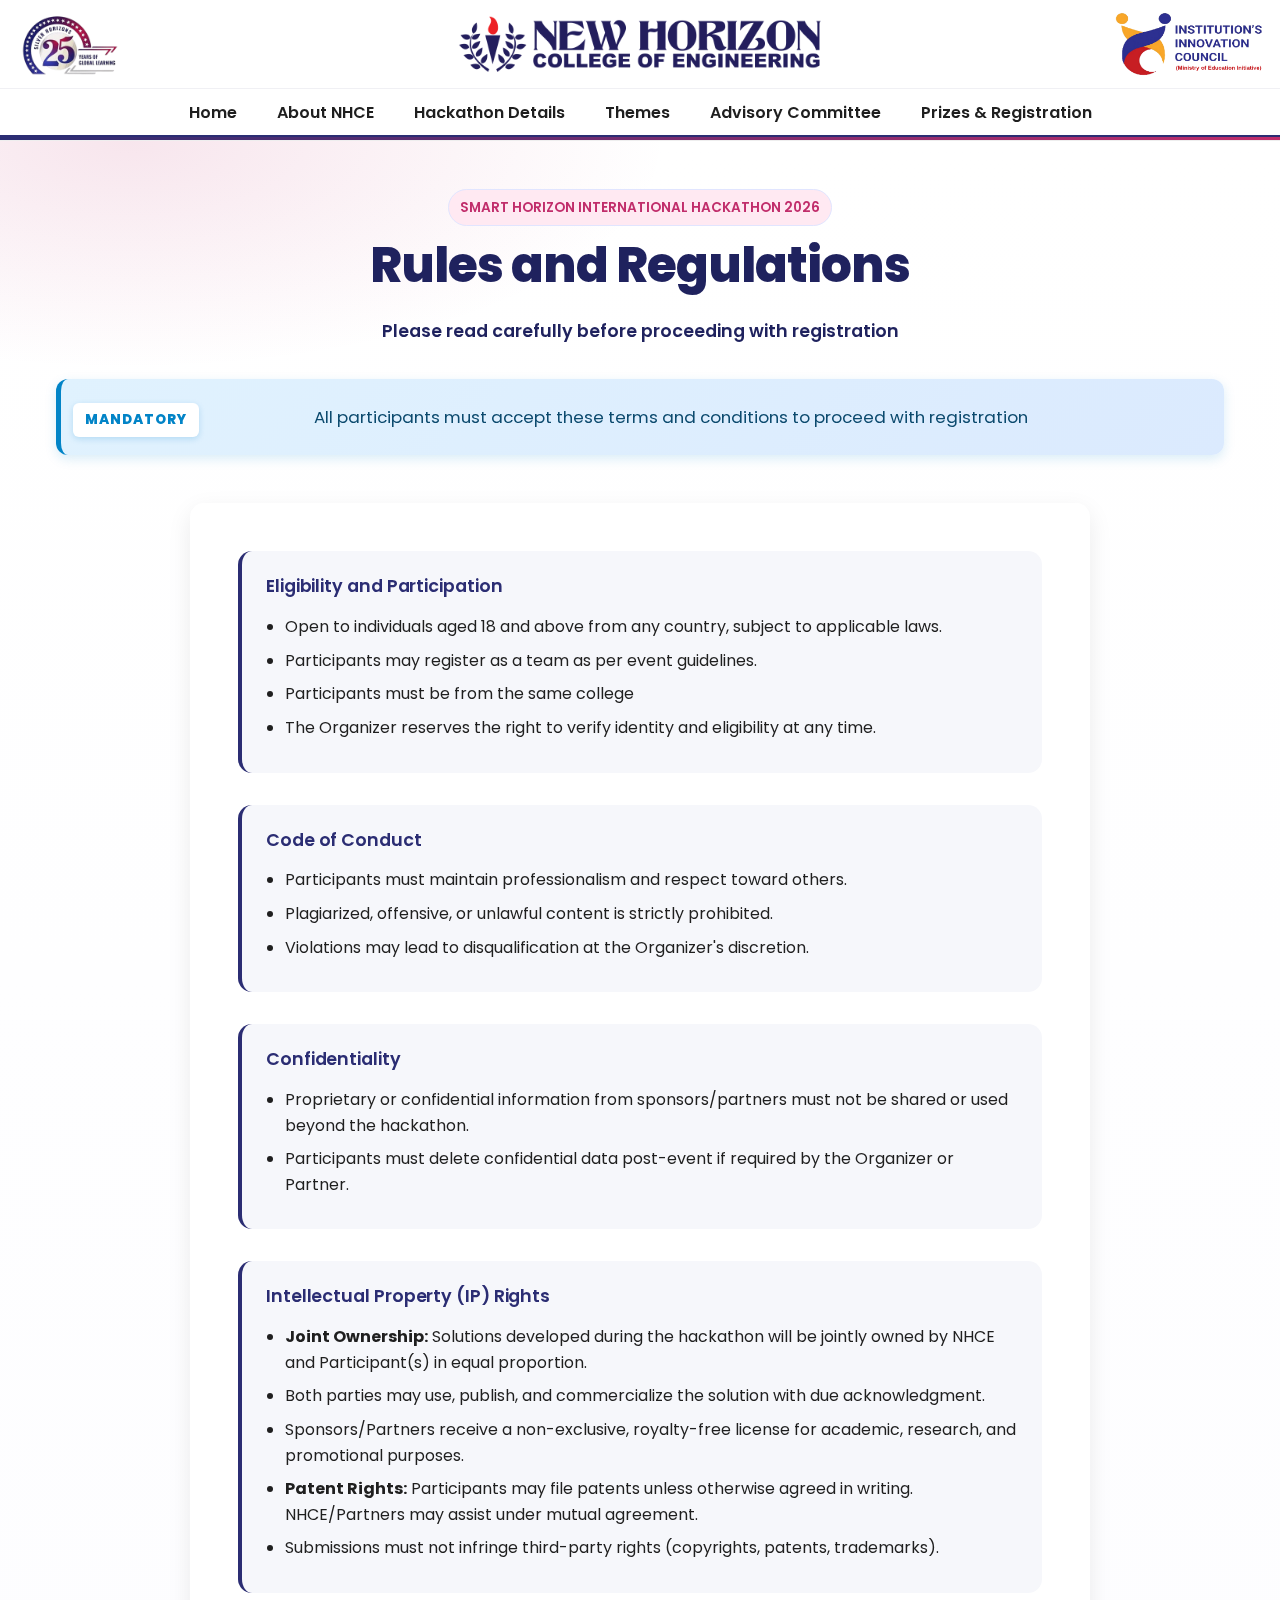
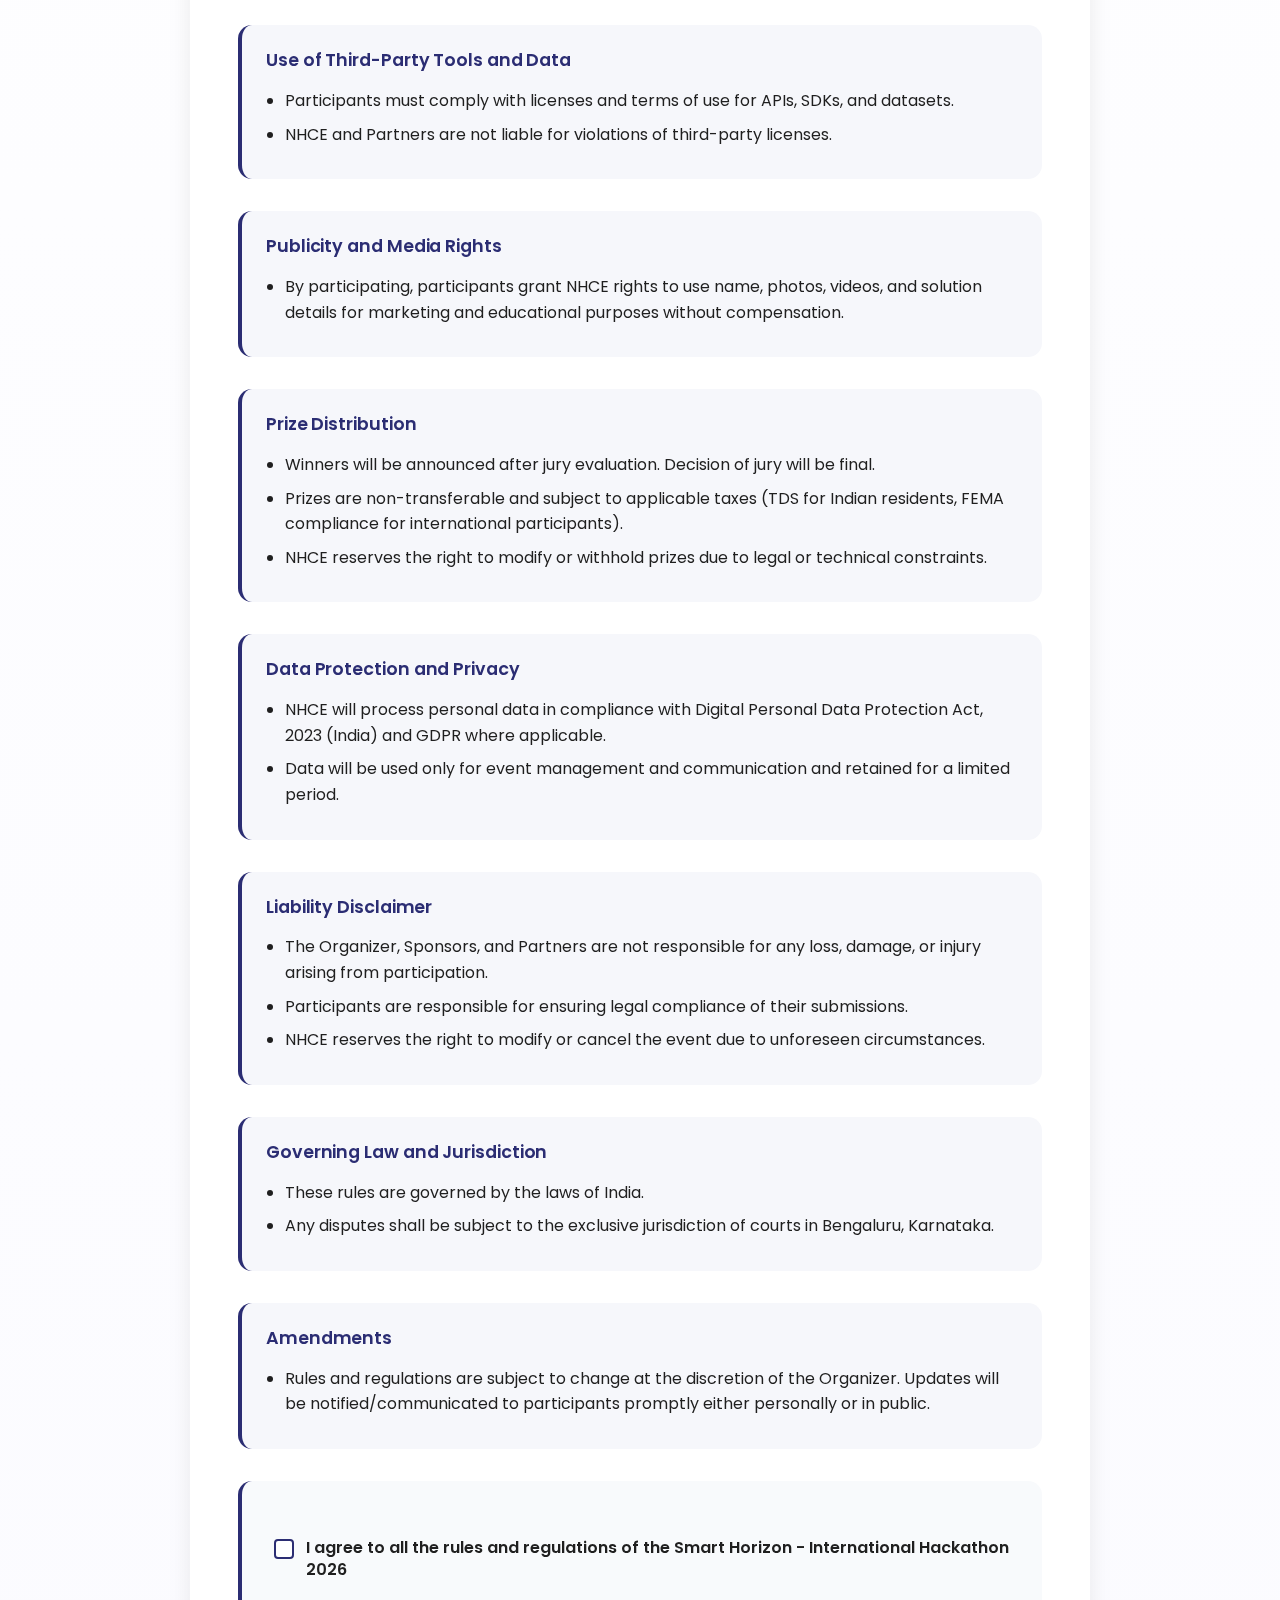
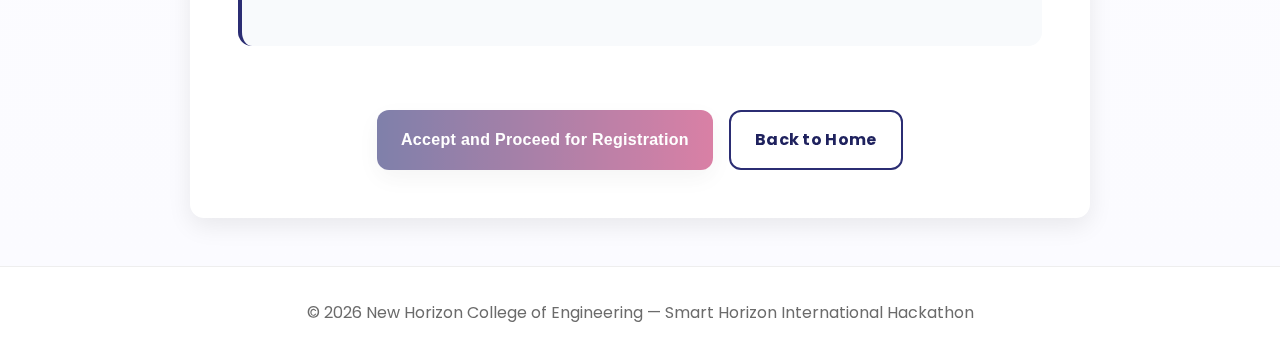
<file: participant_registration.html>
<!DOCTYPE html>
<html lang="en">
<head>
    <meta charset="UTF-8">
    <meta name="viewport" content="width=device-width, initial-scale=1.0">
  <title>Participant Registration - Silver Spectrum TechFest 2025 | New Horizon College of Engineering</title>
  <meta name="description" content="Register your team for Silver Spectrum TechFest 2025 - 48-hour hackathon at NHCE, Bangalore." />
  <meta name="theme-color" content="#2b2d73" />
  <meta name="keywords" content="hackathon registration, NHCE, AI, machine learning, cybersecurity, IoT, team registration" />
  <meta name="author" content="New Horizon College of Engineering" />
  <meta name="robots" content="index, follow" />
  
  <link rel="preconnect" href="https://fonts.googleapis.com" />
  <link rel="preconnect" href="https://fonts.gstatic.com" crossorigin />
  <link href="https://fonts.googleapis.com/css2?family=Poppins:wght@300;400;600;700;800&display=swap" rel="stylesheet" />
  <link rel="stylesheet" href="participant_style.css" />
</head>
<body>
  <a class="skip-link" href="#registration-form">Skip to registration form</a>

  <header class="site-header" role="banner" aria-label="College branding">
    <div class="header-inner">
      <div class="logo left">
        <img src="Silver_Jubille_Logo-removebg-preview.png" alt="Silver Jubilee — 25 years logo" />
      </div>
      <div class="logo center">
        <img src="NHCE Blue.png" alt="New Horizon College of Engineering logo" />
      </div>
      <div class="logo right">
        <img src="hi.png" alt="Institution's Innovation Council logo" />
      </div>
    </div>

    <nav class="site-nav" role="navigation" aria-label="Primary">
      <button class="nav-toggle" type="button" aria-expanded="false" aria-controls="nav-menu" aria-label="Toggle navigation">
        <span class="bar"></span><span class="bar"></span><span class="bar"></span>
      </button>
      <ul id="nav-menu" class="nav-menu">
        <li><a class="nav-link" href="index.html">Home</a></li>
        <li><a class="nav-link" href="index.html#about">About NHCE</a></li>
        <li><a class="nav-link" href="index.html#hackathon">Hackathon Details</a></li>
        <li><a class="nav-link" href="index.html#domains">Domains</a></li>
        <li><a class="nav-link" href="index.html#advisory-committee">Advisory Committee</a></li>
        <li><a class="nav-link" href="index.html#prizes">Prizes & Registration</a></li>
      </ul>
    </nav>
  </header>

  <main id="registration-form" class="section registration-page" role="main">
    <div class="container">
      <div class="registration-header">
        <div class="hero-badges">
          <span class="chip accent">SILVER SPECTRUM TECHFEST 2025</span>
        </div>
        <h1>Registration for participants</h1>
        <p class="subtitle">Silver Spectrum TechFest 2025</p>
        
        <div class="note-box">
          <span class="note-label">REQUIRED</span>
          <p>Registration Details</p>
        </div>
        
        <div class="domain-selection-info">
          <div class="warning-note">
            <p>Problem statements will be announced shortly. Domain selection will be available during the registration process.</p>
          </div>
        </div>
      </div>

      <div class="form-container">
        <form id="participantForm" class="ps-form" novalidate>
          <!-- Theme Selection -->
          <div class="form-section">
            <div class="form-group">
              <label for="domain">Select the Theme in which you want to Participate <span class="required">*</span></label>
              <select id="domain" name="domain" required>
                <option value="">Select your answer</option>
                <option value="agriculture" data-count="0">Agriculture and Rural Development (0/100)</option>
                <option value="healthtech" data-count="0">Health Tech (0/100)</option>
                <option value="spacetech" data-count="0">SpaceTech (0/100)</option>
                <option value="smartcity" data-count="0">Smart City, Vehicles and Automation (0/100)</option>
                <option value="fintech" data-count="0">FinTech (0/100)</option>
              </select>
              <div class="theme-availability-info">
                <p class="availability-note">Theme availability is updated in real-time. Full themes (100/100) cannot be selected.</p>
                <button type="button" class="btn outline small" onclick="refreshThemeAvailability()">
                  <span class="refresh-icon">🔄</span>
                  Check Availability
                </button>
              </div>
              <div class="error-message" id="domain-error"></div>
            </div>
          </div>

          <!-- Team Information -->
          <div class="form-section">
            <h3>Team Information</h3>
            
            <div class="form-group">
              <label for="teamName">Enter your Team Name <span class="required">*</span></label>
              <input type="text" id="teamName" name="teamName" placeholder="Enter your answer" required />
              <div class="error-message" id="teamName-error"></div>
            </div>
          </div>

          <!-- Team Lead Details -->
          <div class="form-section">
            <h3>Team Lead Details</h3>
            
            <div class="form-group">
              <label for="leadUsn">Enter University ID of Team Lead <span class="required">*</span></label>
              <input type="text" id="leadUsn" name="leadUsn" placeholder="Enter your answer" required />
              <div class="error-message" id="leadUsn-error"></div>
            </div>

            <div class="form-group">
              <label for="leadName">Enter Name of Team Lead <span class="required">*</span></label>
              <input type="text" id="leadName" name="leadName" placeholder="Enter your answer" required />
              <div class="error-message" id="leadName-error"></div>
            </div>

            <div class="form-group">
              <label>Gender of Team Lead <span class="required">*</span></label>
              <div class="radio-group">
                <label class="radio-label">
                  <input type="radio" name="leadGender" value="male" required />
                  <span class="radio-custom"></span>
                  Male
                </label>
                <label class="radio-label">
                  <input type="radio" name="leadGender" value="female" required />
                  <span class="radio-custom"></span>
                  Female
                </label>
                <label class="radio-label">
                  <input type="radio" name="leadGender" value="transgender" required />
                  <span class="radio-custom"></span>
                  Transgender
                </label>
              </div>
              <div class="error-message" id="leadGender-error"></div>
            </div>

            <div class="form-group">
              <label for="leadMobile">Enter Mobile Number of Team Lead <span class="required">*</span></label>
              <input type="tel" id="leadMobile" name="leadMobile" placeholder="e.g., 9876543210" maxlength="10" pattern="[0-9]{10}" required />
              <div class="form-hint">Enter 10-digit mobile number (numbers only)</div>
              <div class="error-message" id="leadMobile-error"></div>
            </div>

            <div class="form-group">
              <label for="leadEmail">Enter Email ID of Team Lead <span class="required">*</span></label>
              <input type="email" id="leadEmail" name="leadEmail" placeholder="Enter your answer" required />
              <div class="error-message" id="leadEmail-error"></div>
            </div>

            <div class="form-group">
              <label for="collegeName">University/College Name <span class="required">*</span></label>
              <input type="text" id="collegeName" name="collegeName" placeholder="Enter your answer" required />
              <div class="error-message" id="collegeName-error"></div>
            </div>

            <div class="form-group">
              <label for="state">State <span class="required">*</span></label>
              <input type="text" id="state" name="state" placeholder="Enter your state" required />
              <div class="error-message" id="state-error"></div>
            </div>

            <div class="form-group">
              <label for="country">Country <span class="required">*</span></label>
              <input type="text" id="country" name="country" placeholder="Enter your country" required />
              <div class="error-message" id="country-error"></div>
            </div>
          </div>

          <!-- Team Member 2 -->
          <div class="form-section">
            <h3>Team Member 2</h3>
            
            <div class="form-group">
              <label for="member2Usn">Enter University ID of Team Member-2 <span class="required">*</span></label>
              <input type="text" id="member2Usn" name="member2Usn" placeholder="Enter your answer" required />
              <div class="error-message" id="member2Usn-error"></div>
            </div>

            <div class="form-group">
              <label for="member2Name">Enter Name of Team Member-2 <span class="required">*</span></label>
              <input type="text" id="member2Name" name="member2Name" placeholder="Enter your answer" required />
              <div class="error-message" id="member2Name-error"></div>
            </div>

            <div class="form-group">
              <label>Gender of Team Member-2 <span class="required">*</span></label>
              <div class="radio-group">
                <label class="radio-label">
                  <input type="radio" name="member2Gender" value="male" required />
                  <span class="radio-custom"></span>
                  Male
                </label>
                <label class="radio-label">
                  <input type="radio" name="member2Gender" value="female" required />
                  <span class="radio-custom"></span>
                  Female
                </label>
                <label class="radio-label">
                  <input type="radio" name="member2Gender" value="transgender" required />
                  <span class="radio-custom"></span>
                  Transgender
                </label>
              </div>
              <div class="error-message" id="member2Gender-error"></div>
            </div>

            <div class="form-group">
              <label for="member2Mobile">Enter Mobile Number of Team Member-2 <span class="required">*</span></label>
              <input type="tel" id="member2Mobile" name="member2Mobile" placeholder="e.g., 9876543210" maxlength="10" pattern="[0-9]{10}" required />
              <div class="form-hint">Enter 10-digit mobile number (numbers only)</div>
              <div class="error-message" id="member2Mobile-error"></div>
            </div>
          </div>

          <!-- Team Member 3 -->
          <div class="form-section">
            <h3>Team Member 3</h3>
            
            <div class="form-group">
              <label for="member3Usn">Enter University ID of Team Member-3 <span class="required">*</span></label>
              <input type="text" id="member3Usn" name="member3Usn" placeholder="Enter your answer" required />
              <div class="error-message" id="member3Usn-error"></div>
            </div>

            <div class="form-group">
              <label for="member3Name">Enter Name of Team Member-3 <span class="required">*</span></label>
              <input type="text" id="member3Name" name="member3Name" placeholder="Enter your answer" required />
              <div class="error-message" id="member3Name-error"></div>
            </div>

            <div class="form-group">
              <label>Gender of Team Member-3 <span class="required">*</span></label>
              <div class="radio-group">
                <label class="radio-label">
                  <input type="radio" name="member3Gender" value="male" required />
                  <span class="radio-custom"></span>
                  Male
                </label>
                <label class="radio-label">
                  <input type="radio" name="member3Gender" value="female" required />
                  <span class="radio-custom"></span>
                  Female
                </label>
                <label class="radio-label">
                  <input type="radio" name="member3Gender" value="transgender" required />
                  <span class="radio-custom"></span>
                  Transgender
                </label>
              </div>
              <div class="error-message" id="member3Gender-error"></div>
            </div>

            <div class="form-group">
              <label for="member3Mobile">Enter Mobile Number of Team Member-3 <span class="required">*</span></label>
              <input type="tel" id="member3Mobile" name="member3Mobile" placeholder="e.g., 9876543210" maxlength="10" pattern="[0-9]{10}" required />
              <div class="form-hint">Enter 10-digit mobile number (numbers only)</div>
              <div class="error-message" id="member3Mobile-error"></div>
            </div>
          </div>

          <!-- Team Member 4 -->
          <div class="form-section">
            <h3>Team Member 4</h3>
            
            <div class="form-group">
              <label for="member4Usn">Enter University ID of Team Member-4 <span class="required">*</span></label>
              <input type="text" id="member4Usn" name="member4Usn" placeholder="Enter your answer" required />
              <div class="error-message" id="member4Usn-error"></div>
            </div>

            <div class="form-group">
              <label for="member4Name">Enter Name of Team Member-4 <span class="required">*</span></label>
              <input type="text" id="member4Name" name="member4Name" placeholder="Enter your answer" required />
              <div class="error-message" id="member4Name-error"></div>
            </div>

            <div class="form-group">
              <label>Gender of Team Member-4 <span class="required">*</span></label>
              <div class="radio-group">
                <label class="radio-label">
                  <input type="radio" name="member4Gender" value="male" required />
                  <span class="radio-custom"></span>
                  Male
                </label>
                <label class="radio-label">
                  <input type="radio" name="member4Gender" value="female" required />
                  <span class="radio-custom"></span>
                  Female
                </label>
                <label class="radio-label">
                  <input type="radio" name="member4Gender" value="transgender" required />
                  <span class="radio-custom"></span>
                  Transgender
                </label>
              </div>
              <div class="error-message" id="member4Gender-error"></div>
            </div>

            <div class="form-group">
              <label for="member4Mobile">Enter Mobile Number of Team Member-4 <span class="required">*</span></label>
              <input type="tel" id="member4Mobile" name="member4Mobile" placeholder="e.g., 9876543210" maxlength="10" pattern="[0-9]{10}" required />
              <div class="form-hint">Enter 10-digit mobile number (numbers only)</div>
              <div class="error-message" id="member4Mobile-error"></div>
            </div>
          </div>

          <!-- Team Member 5 (Optional) -->
          <div class="form-section">
            <h3>Team Member 5 (Optional)</h3>
            
            <div class="form-group">
              <label for="member5Usn">Enter University ID of Team Member-5</label>
              <input type="text" id="member5Usn" name="member5Usn" placeholder="Enter your answer" />
              <div class="error-message" id="member5Usn-error"></div>
            </div>

            <div class="form-group">
              <label for="member5Name">Enter Name of Team Member-5</label>
              <input type="text" id="member5Name" name="member5Name" placeholder="Enter your answer" />
              <div class="error-message" id="member5Name-error"></div>
            </div>

            <div class="form-group">
              <label>Gender of Team Member-5</label>
              <div class="radio-group">
                <label class="radio-label">
                  <input type="radio" name="member5Gender" value="male" />
                  <span class="radio-custom"></span>
                  Male
                </label>
                <label class="radio-label">
                  <input type="radio" name="member5Gender" value="female" />
                  <span class="radio-custom"></span>
                  Female
                </label>
                <label class="radio-label">
                  <input type="radio" name="member5Gender" value="transgender" />
                  <span class="radio-custom"></span>
                  Transgender
                </label>
              </div>
              <div class="error-message" id="member5Gender-error"></div>
            </div>
          </div>

          <div class="form-actions">
            <button type="submit" class="btn primary">Proceed to Payment</button>
            <button type="reset" class="btn outline">Clear Form</button>
          </div>
        </form>

        <div class="info-box">
          <h3>Important Information</h3>
          <p>This participation form is created and managed by New Horizon College of Engineering for the purpose of hackathon team registration. Participants should provide accurate information relevant to their team registration only.</p>
        </div>
      </div>
    </div>
  </main>

  <footer class="site-footer" role="contentinfo">
    <div class="container">
      <p>&copy; 2025 New Horizon College of Engineering — Silver Spectrum TechFest 2025</p>
    </div>
  </footer>

  <script src="participant_script.js"></script>
  <script>
    // Check if user has accepted rules and regulations
    window.addEventListener('DOMContentLoaded', function() {
      const rulesAccepted = sessionStorage.getItem('rulesAccepted');
      if (!rulesAccepted) {
        alert('Please accept the rules and regulations first.');
        window.location.href = 'rules_regulations.html';
      }
    });
  </script>
</body>
</html>
</file>
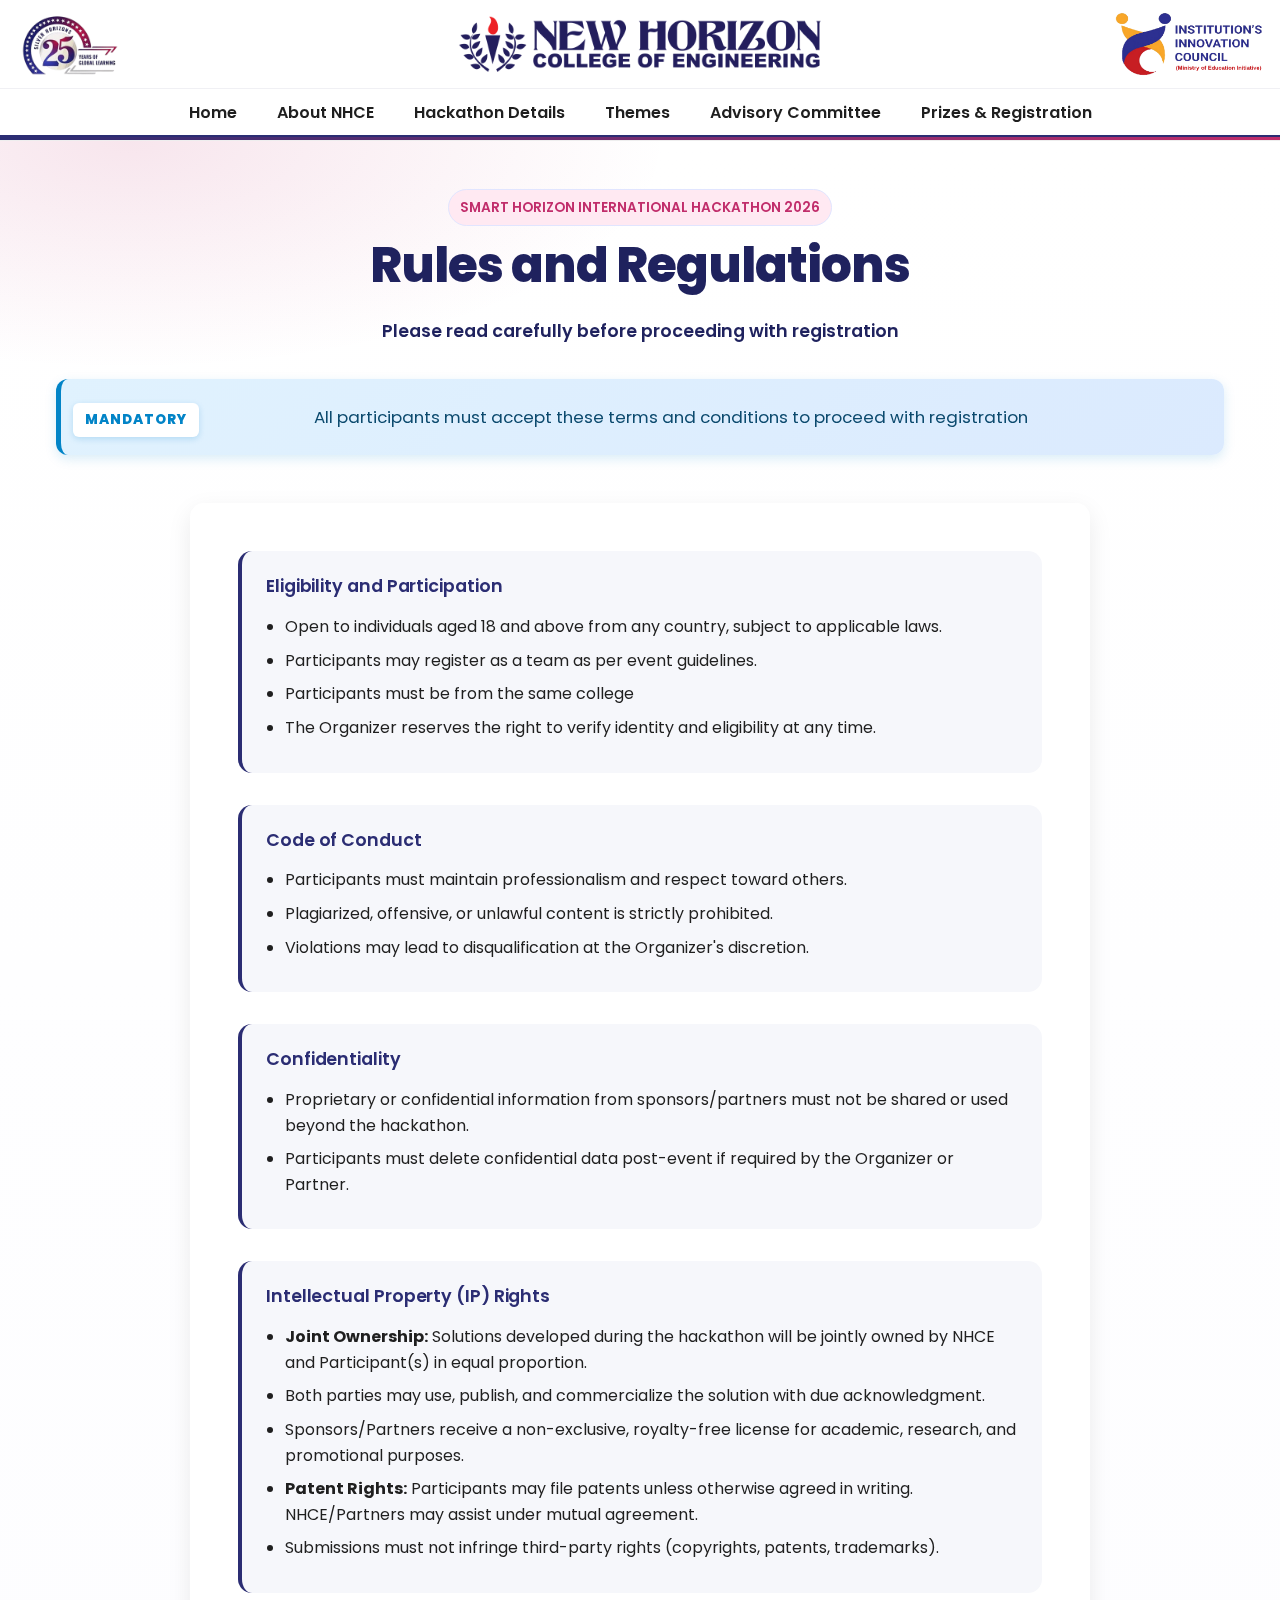
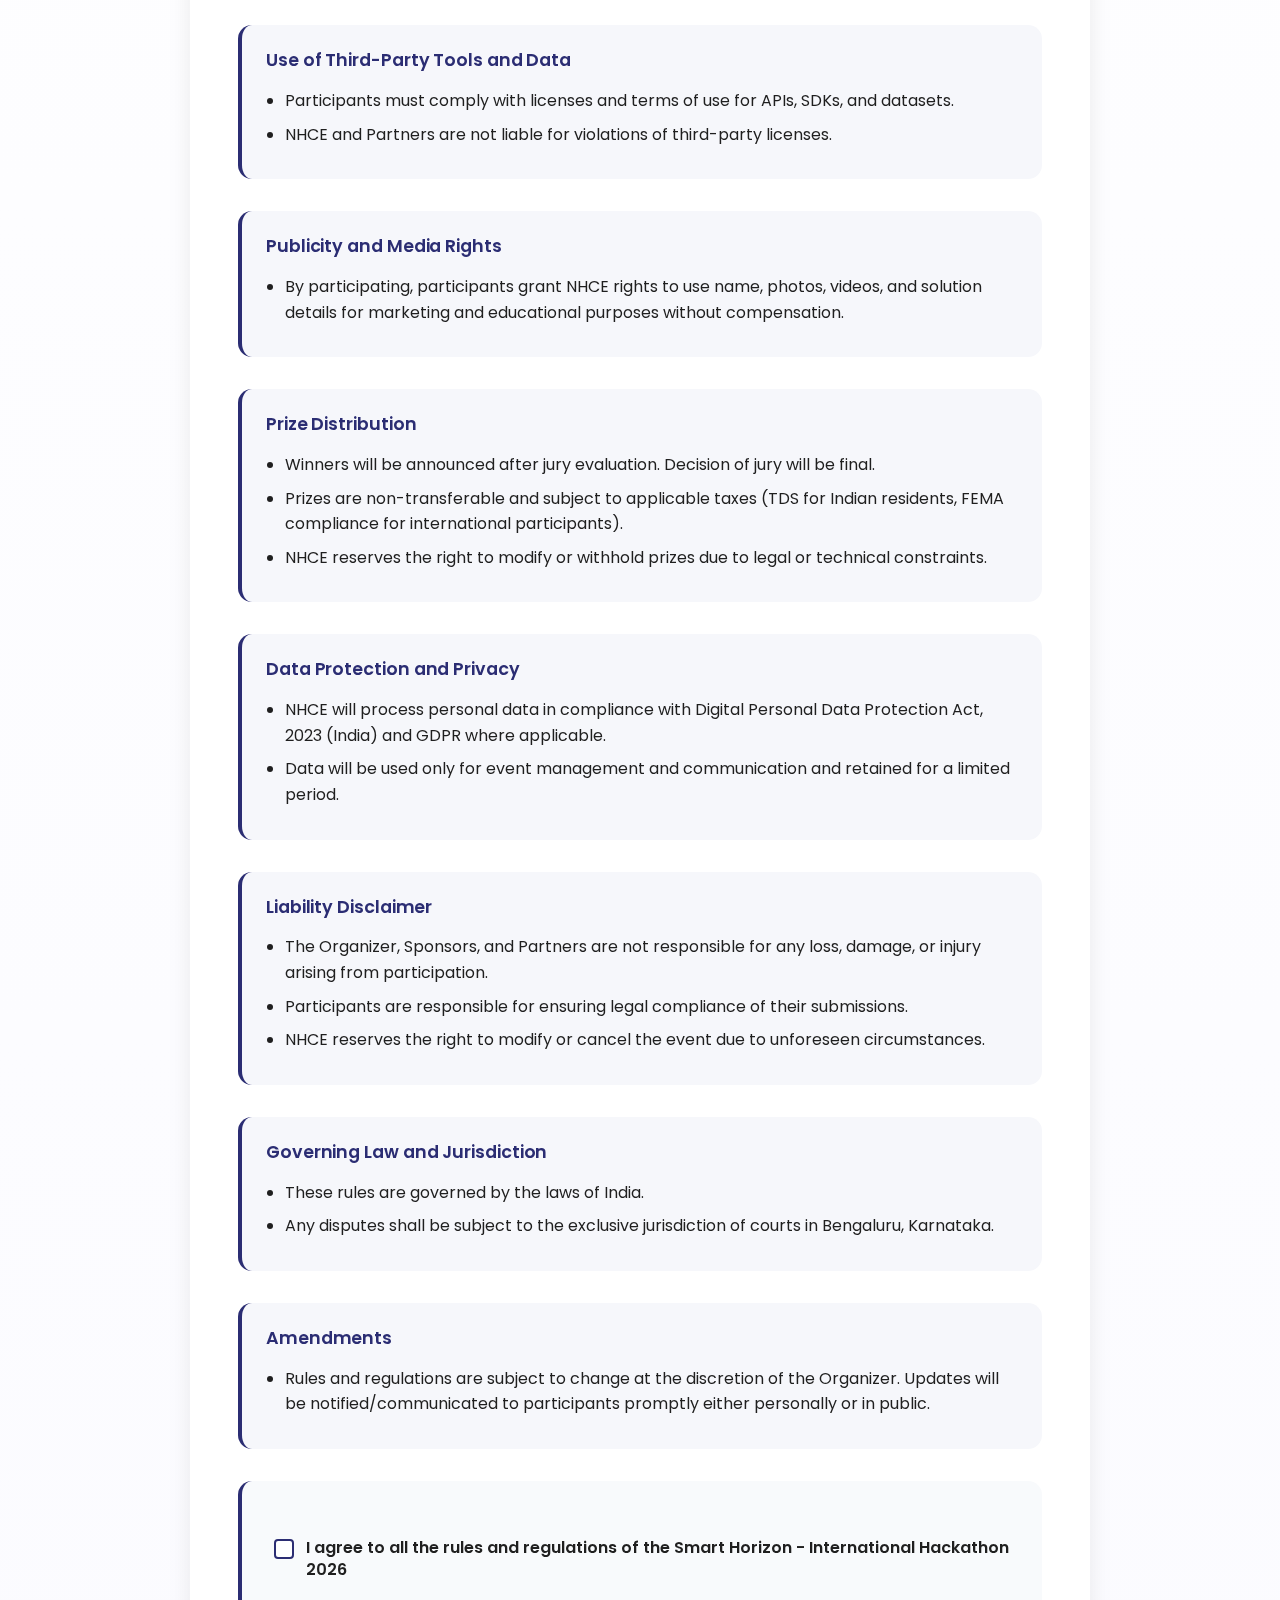
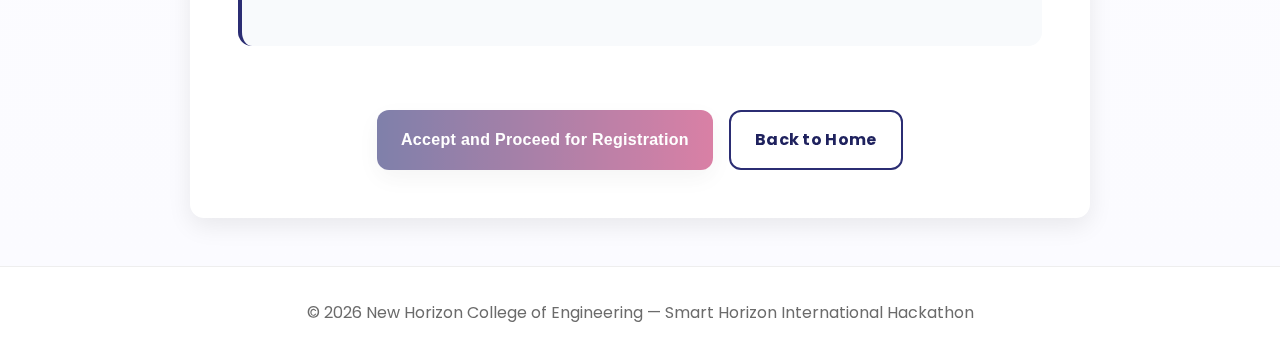
<file: payment.html>
<!DOCTYPE html>
<html lang="en">
<head>
    <meta charset="UTF-8">
    <meta name="viewport" content="width=device-width, initial-scale=1.0">
    <title>Payment - Smart Horizon Hackathon 2026 | New Horizon College of Engineering</title>
    <meta name="description" content="Complete payment for Smart Horizon Hackathon 2026 registration" />
    <meta name="theme-color" content="#2b2d73" />
    <link rel="preconnect" href="https://fonts.googleapis.com" />
    <link rel="preconnect" href="https://fonts.gstatic.com" crossorigin />
    <link href="https://fonts.googleapis.com/css2?family=Poppins:wght@300;400;600;700;800&display=swap" rel="stylesheet" />
    <link rel="stylesheet" href="style.css" />
</head>
<body>
    <header class="site-header" role="banner" aria-label="College branding">
        <div class="header-inner">
            <div class="logo left">
                <img src="Silver_Jubille_Logo-removebg-preview.png" alt="Silver Jubilee — 25 years logo" />
            </div>
            <div class="logo center">
                <img src="NHCE Blue.png" alt="New Horizon College of Engineering logo" />
            </div>
            <div class="logo right">
                <img src="hi.png" alt="Institution's Innovation Council logo" />
            </div>
        </div>
    </header>

    <main class="section payment-page" role="main">
        <div class="container">
            <div class="payment-header">
                <div class="hero-badges">
                    <span class="chip accent">SMART HORIZON HACKATHON 2026</span>
                </div>
                <h1>Complete Your Payment</h1>
                <p class="subtitle">Secure your team registration</p>
            </div>

            <!-- Registration Summary -->
            <div class="payment-summary">
                <h3>Registration Summary</h3>
                <div class="summary-card">
                    <div class="summary-row">
                        <span class="label">Team Name:</span>
                        <span class="value" id="summaryTeamName">-</span>
                    </div>
                    <div class="summary-row">
                        <span class="label">Theme:</span>
                        <span class="value" id="summaryTheme">-</span>
                    </div>
                    <div class="summary-row">
                        <span class="label">Team Lead:</span>
                        <span class="value" id="summaryTeamLead">-</span>
                    </div>
                    <div class="summary-row">
                        <span class="label">College:</span>
                        <span class="value" id="summaryCollege">-</span>
                    </div>
                    <div class="summary-row">
                        <span class="label">Country:</span>
                        <span class="value" id="summaryCountry">-</span>
                    </div>
                </div>
            </div>

            <!-- Payment Details -->
            <div class="payment-details">
                <h3>Payment Details</h3>
                <div class="payment-card">
                    <div class="payment-row">
                        <span class="label">Registration Fee:</span>
                        <span class="value" id="registrationFee">₹5,000</span>
                    </div>
                    <div class="payment-row total">
                        <span class="label">Total Amount:</span>
                        <span class="value" id="totalAmount">₹5,000</span>
                    </div>
                </div>
            </div>

            <!-- Payment Form -->
            <div class="payment-form-container">
                <h3>Payment Information</h3>
                <form id="paymentForm" class="payment-form">
                    <div class="form-group">
                        <label for="paymentMethod">Payment Method <span class="required">*</span></label>
                        <select id="paymentMethod" name="paymentMethod" required>
                            <option value="">Select Payment Method</option>
                            <option value="upi">UPI Payment</option>
                            <option value="card">Credit/Debit Card</option>
                            <option value="netbanking">Net Banking</option>
                        </select>
                    </div>

                    <!-- UPI Payment -->
                    <div id="upiPayment" class="payment-method-section" style="display: none;">
                        <div class="form-group">
                            <label for="upiId">UPI ID <span class="required">*</span></label>
                            <input type="text" id="upiId" name="upiId" placeholder="yourname@upi" />
                        </div>
                    </div>

                    <!-- Card Payment -->
                    <div id="cardPayment" class="payment-method-section" style="display: none;">
                        <div class="form-group">
                            <label for="cardNumber">Card Number <span class="required">*</span></label>
                            <input type="text" id="cardNumber" name="cardNumber" placeholder="1234 5678 9012 3456" maxlength="19" />
                        </div>
                        <div class="form-row">
                            <div class="form-group">
                                <label for="expiryDate">Expiry Date <span class="required">*</span></label>
                                <input type="text" id="expiryDate" name="expiryDate" placeholder="MM/YY" maxlength="5" />
                            </div>
                            <div class="form-group">
                                <label for="cvv">CVV <span class="required">*</span></label>
                                <input type="text" id="cvv" name="cvv" placeholder="123" maxlength="3" />
                            </div>
                        </div>
                        <div class="form-group">
                            <label for="cardholderName">Cardholder Name <span class="required">*</span></label>
                            <input type="text" id="cardholderName" name="cardholderName" placeholder="Name on Card" />
                        </div>
                    </div>

                    <!-- Net Banking -->
                    <div id="netbankingPayment" class="payment-method-section" style="display: none;">
                        <div class="form-group">
                            <label for="bankName">Select Bank <span class="required">*</span></label>
                            <select id="bankName" name="bankName">
                                <option value="">Select Your Bank</option>
                                <option value="sbi">State Bank of India</option>
                                <option value="hdfc">HDFC Bank</option>
                                <option value="icici">ICICI Bank</option>
                                <option value="axis">Axis Bank</option>
                                <option value="kotak">Kotak Mahindra Bank</option>
                                <option value="other">Other</option>
                            </select>
                        </div>
                    </div>

                    <div class="payment-info-box">
                        <div class="warning-icon">🔒</div>
                        <div class="payment-info-content">
                            <h4>Secure Payment</h4>
                            <ul class="payment-notes">
                                <li>Your payment information is encrypted and secure</li>
                                <li>Payment must be made in INR (Indian Rupees) only</li>
                                <li>Registration fees are Non-refundable under any circumstances</li>
                            </ul>
                        </div>
                    </div>

                    <div class="form-actions">
                        <button type="button" class="btn outline" onclick="goBack()">Back to Registration</button>
                        <button type="submit" class="btn primary" id="payButton">
                            <span class="payment-icon">💳</span>
                            Pay Now - <span id="payAmount">₹5,000</span>
                        </button>
                    </div>
                </form>
            </div>

            <!-- Payment Processing -->
            <div id="paymentProcessing" class="payment-processing" style="display: none;">
                <div class="processing-card">
                    <div class="processing-spinner"></div>
                    <h3>Processing Payment...</h3>
                    <p>Please wait while we process your payment. Do not close this window.</p>
                </div>
            </div>

            <!-- Payment Success -->
            <div id="paymentSuccess" class="payment-success" style="display: none;">
                <div class="success-card">
                    <div class="success-icon">✅</div>
                    <h3>Payment Successful!</h3>
                    <p>Your payment has been processed successfully.</p>
                    <div class="transaction-details">
                        <div class="detail-row">
                            <span class="label">Transaction ID:</span>
                            <span class="value" id="transactionId">TXN123456789</span>
                        </div>
                        <div class="detail-row">
                            <span class="label">Amount Paid:</span>
                            <span class="value" id="paidAmount">₹5,000</span>
                        </div>
                        <div class="detail-row">
                            <span class="label">Payment Method:</span>
                            <span class="value" id="paymentMethodUsed">UPI</span>
                        </div>
                    </div>
                    <p class="success-message">Your registration is now being processed...</p>
                </div>
            </div>
        </div>
    </main>

    <footer class="site-footer" role="contentinfo">
        <div class="container">
            <p>&copy; 2026 New Horizon College of Engineering — Smart Horizon Hackathon 2026</p>
        </div>
    </footer>

    <script src="payment.js"></script>
</body>
</html>
</file>
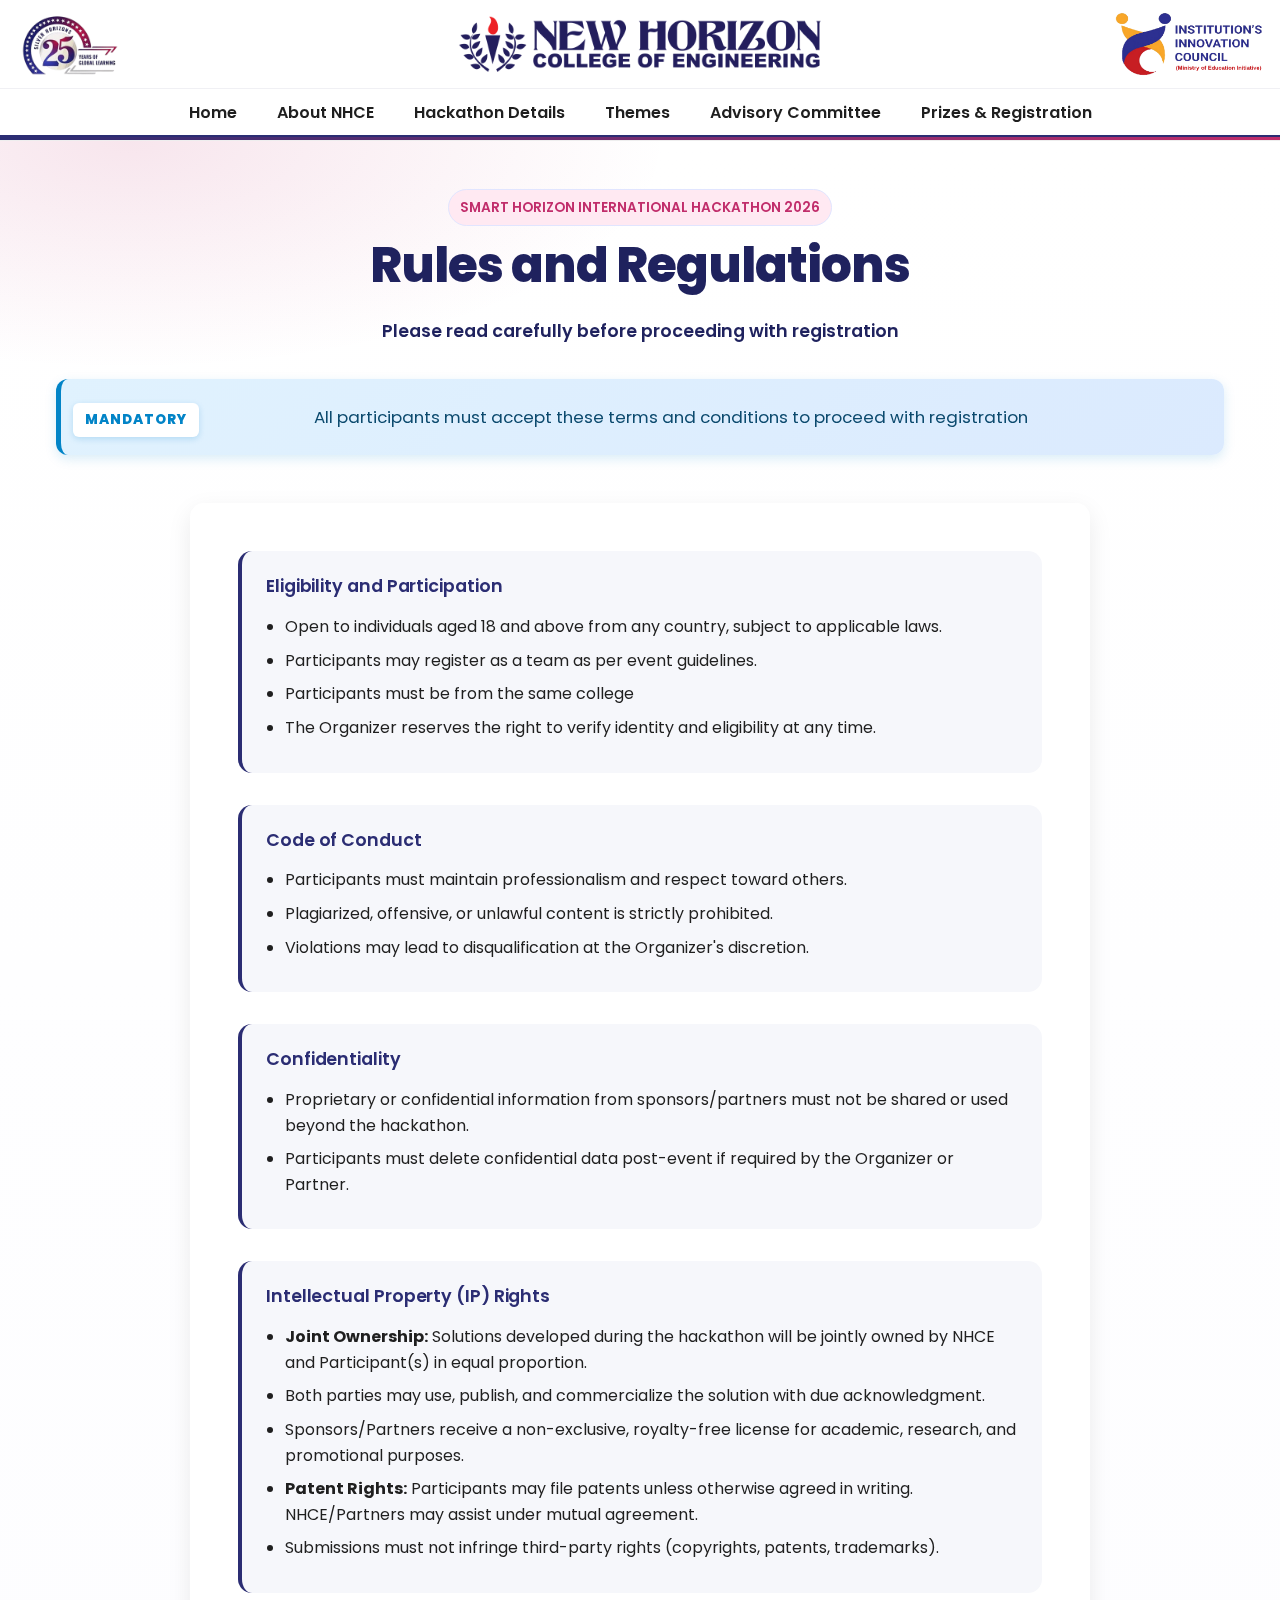
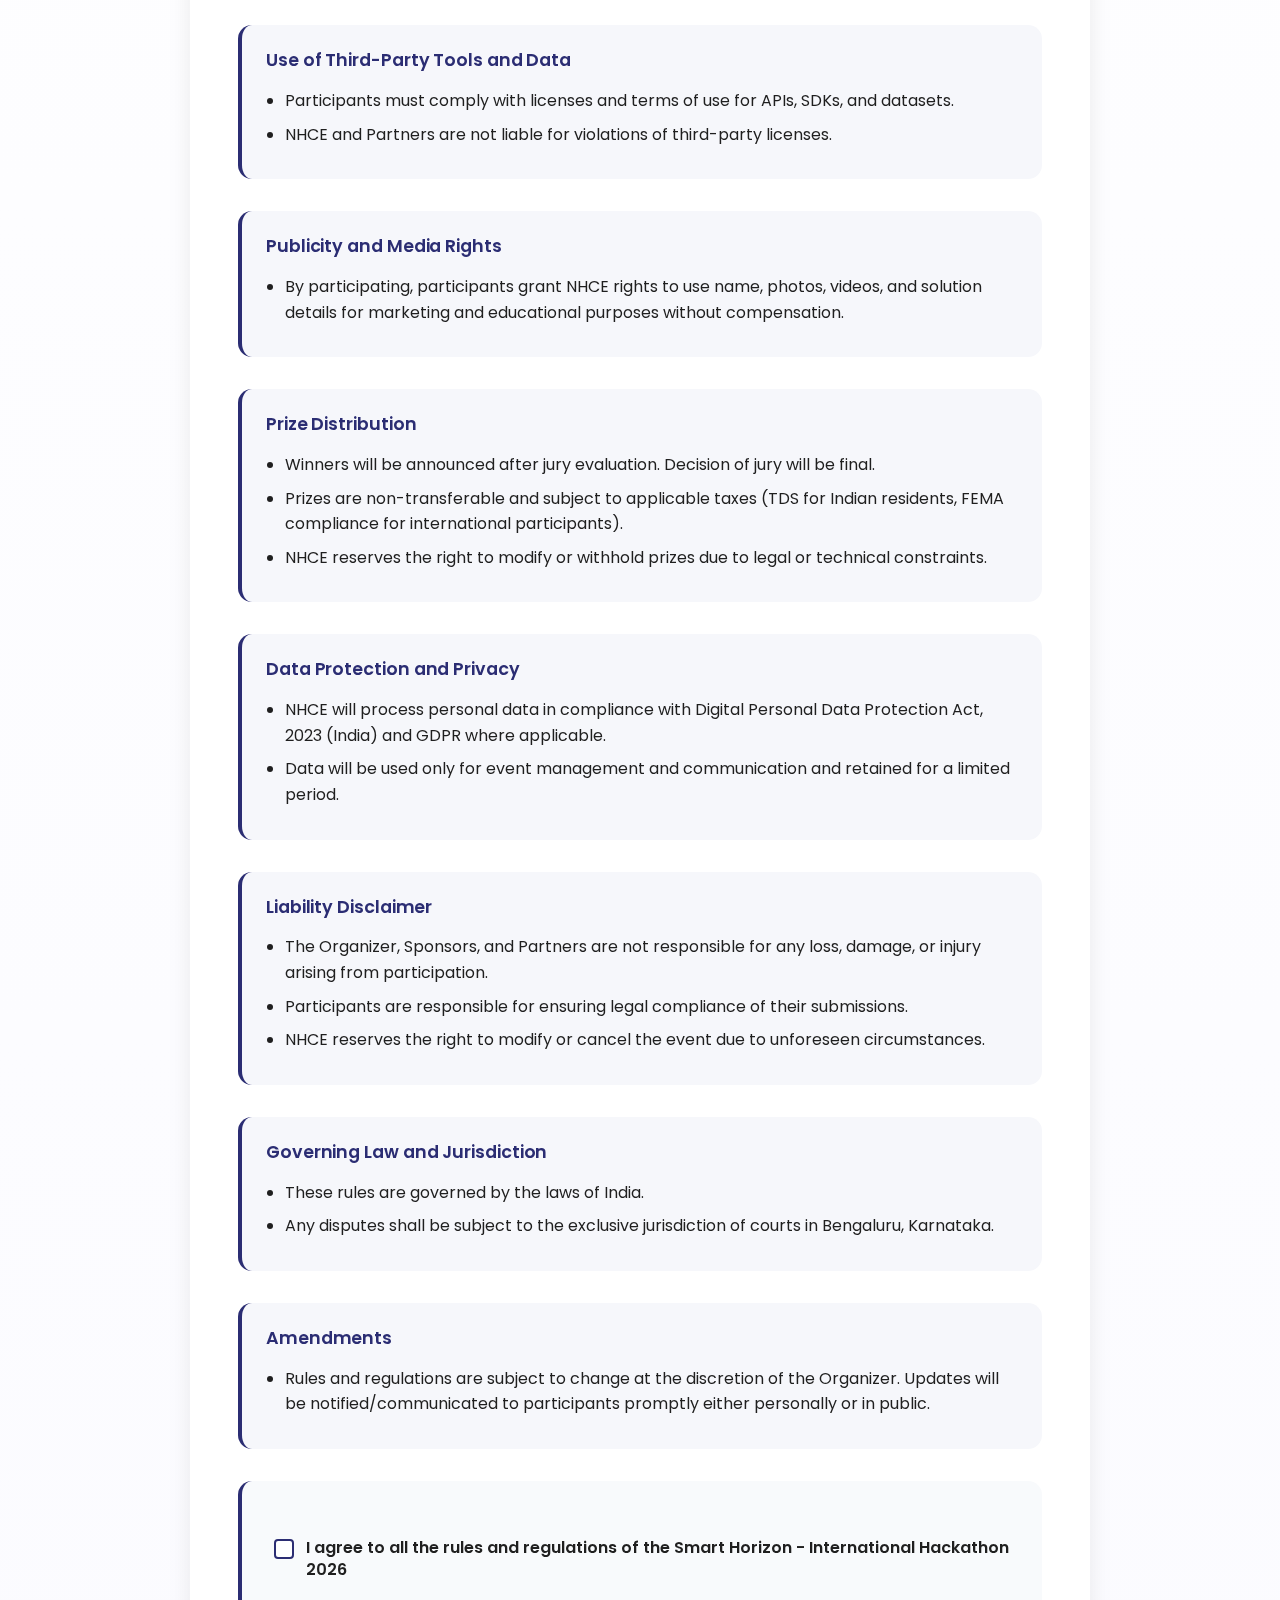
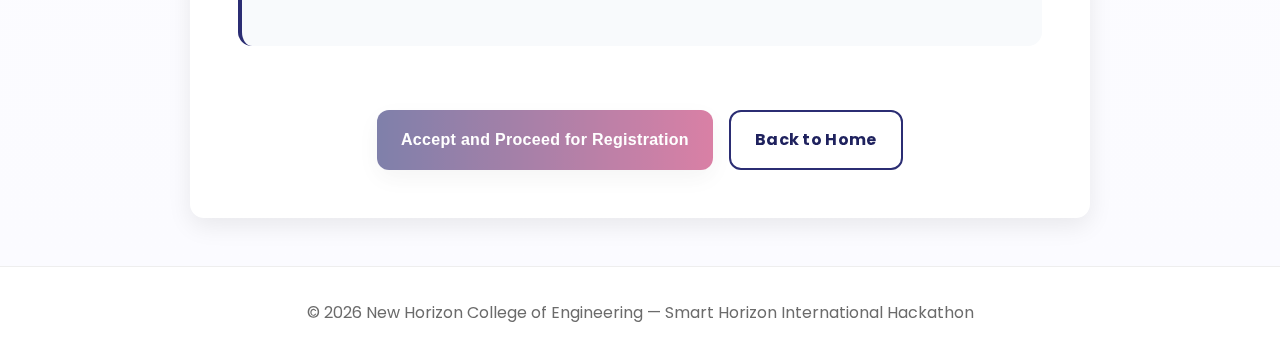
<file: rules_regulations.html>
<!DOCTYPE html>
<html lang="en">
<head>
    <meta charset="UTF-8">
    <meta name="viewport" content="width=device-width, initial-scale=1.0">
    <title>Rules and Regulations - Smart Horizon International Hackathon 2026 | New Horizon College of Engineering</title>
    <meta name="description" content="Rules and regulations for Smart Horizon International Hackathon 2026 at NHCE, Bangalore." />
    <meta name="theme-color" content="#2b2d73" />
    <meta name="keywords" content="hackathon rules, NHCE, regulations, terms and conditions" />
    <meta name="author" content="New Horizon College of Engineering" />
    <meta name="robots" content="index, follow" />
    
    <link rel="preconnect" href="https://fonts.googleapis.com" />
    <link rel="preconnect" href="https://fonts.gstatic.com" crossorigin />
    <link href="https://fonts.googleapis.com/css2?family=Poppins:wght@300;400;600;700;800&display=swap" rel="stylesheet" />
    <link rel="stylesheet" href="participant_style.css" />
</head>
<body>
    <a class="skip-link" href="#rules-content">Skip to rules content</a>

    <header class="site-header" role="banner" aria-label="College branding">
        <div class="header-inner">
            <div class="logo left">
                <img src="Silver_Jubille_Logo-removebg-preview.png" alt="Silver Jubilee — 25 years logo" />
            </div>
            <div class="logo center">
                <img src="NHCE Blue.png" alt="New Horizon College of Engineering logo" />
            </div>
            <div class="logo right">
                <img src="hi.png" alt="Institution's Innovation Council logo" />
            </div>
        </div>

        <nav class="site-nav" role="navigation" aria-label="Primary">
            <button class="nav-toggle" type="button" aria-expanded="false" aria-controls="nav-menu" aria-label="Toggle navigation">
                <span class="bar"></span><span class="bar"></span><span class="bar"></span>
            </button>
            <ul id="nav-menu" class="nav-menu">
                <li><a class="nav-link" href="index.html">Home</a></li>
                <li><a class="nav-link" href="index.html#about">About NHCE</a></li>
                <li><a class="nav-link" href="index.html#hackathon">Hackathon Details</a></li>
                <li><a class="nav-link" href="index.html#themes">Themes</a></li>
                <li><a class="nav-link" href="index.html#advisory-committee">Advisory Committee</a></li>
                <li><a class="nav-link" href="index.html#prizes">Prizes & Registration</a></li>
            </ul>
        </nav>
    </header>

    <main id="rules-content" class="section registration-page" role="main">
        <div class="container">
            <div class="registration-header">
                <div class="hero-badges">
                    <span class="chip accent">SMART HORIZON INTERNATIONAL HACKATHON 2026</span>
                </div>
                <h1>Rules and Regulations</h1>
                <p class="subtitle">Please read carefully before proceeding with registration</p>
                
                <div class="note-box">
                    <span class="note-label">MANDATORY</span>
                    <p>All participants must accept these terms and conditions to proceed with registration</p>
                </div>
            </div>

            <div class="form-container">
                <div class="rules-content">
                    <div class="rules-section">
                        <h3>Eligibility and Participation</h3>
                        <ul>
                            <li>Open to individuals aged 18 and above from any country, subject to applicable laws.</li>
                            <li>Participants may register as a team as per event guidelines.</li>
                            <li>Participants must be from the same college</li>
                            <li>The Organizer reserves the right to verify identity and eligibility at any time.</li>
                        </ul>
                    </div>

                    <div class="rules-section">
                        <h3>Code of Conduct</h3>
                        <ul>
                            <li>Participants must maintain professionalism and respect toward others.</li>
                            <li>Plagiarized, offensive, or unlawful content is strictly prohibited.</li>
                            <li>Violations may lead to disqualification at the Organizer's discretion.</li>
                        </ul>
                    </div>

                    <div class="rules-section">
                        <h3>Confidentiality</h3>
                        <ul>
                            <li>Proprietary or confidential information from sponsors/partners must not be shared or used beyond the hackathon.</li>
                            <li>Participants must delete confidential data post-event if required by the Organizer or Partner.</li>
                        </ul>
                    </div>

                    <div class="rules-section">
                        <h3>Intellectual Property (IP) Rights</h3>
                        <ul>
                            <li><strong>Joint Ownership:</strong> Solutions developed during the hackathon will be jointly owned by NHCE and Participant(s) in equal proportion.</li>
                            <li>Both parties may use, publish, and commercialize the solution with due acknowledgment.</li>
                            <li>Sponsors/Partners receive a non-exclusive, royalty-free license for academic, research, and promotional purposes.</li>
                            <li><strong>Patent Rights:</strong> Participants may file patents unless otherwise agreed in writing. NHCE/Partners may assist under mutual agreement.</li>
                            <li>Submissions must not infringe third-party rights (copyrights, patents, trademarks).</li>
                        </ul>
                    </div>

                    <div class="rules-section">
                        <h3>Use of Third-Party Tools and Data</h3>
                        <ul>
                            <li>Participants must comply with licenses and terms of use for APIs, SDKs, and datasets.</li>
                            <li>NHCE and Partners are not liable for violations of third-party licenses.</li>
                        </ul>
                    </div>

                    <div class="rules-section">
                        <h3>Publicity and Media Rights</h3>
                        <ul>
                            <li>By participating, participants grant NHCE rights to use name, photos, videos, and solution details for marketing and educational purposes without compensation.</li>
                        </ul>
                    </div>

                    <div class="rules-section">
                        <h3>Prize Distribution</h3>
                        <ul>
                            <li>Winners will be announced after jury evaluation. Decision of jury will be final.</li>
                            <li>Prizes are non-transferable and subject to applicable taxes (TDS for Indian residents, FEMA compliance for international participants).</li>
                            <li>NHCE reserves the right to modify or withhold prizes due to legal or technical constraints.</li>
                        </ul>
                    </div>

                    <div class="rules-section">
                        <h3>Data Protection and Privacy</h3>
                        <ul>
                            <li>NHCE will process personal data in compliance with Digital Personal Data Protection Act, 2023 (India) and GDPR where applicable.</li>
                            <li>Data will be used only for event management and communication and retained for a limited period.</li>
                        </ul>
                    </div>

                    <div class="rules-section">
                        <h3>Liability Disclaimer</h3>
                        <ul>
                            <li>The Organizer, Sponsors, and Partners are not responsible for any loss, damage, or injury arising from participation.</li>
                            <li>Participants are responsible for ensuring legal compliance of their submissions.</li>
                            <li>NHCE reserves the right to modify or cancel the event due to unforeseen circumstances.</li>
                        </ul>
                    </div>

                    <div class="rules-section">
                        <h3>Governing Law and Jurisdiction</h3>
                        <ul>
                            <li>These rules are governed by the laws of India.</li>
                            <li>Any disputes shall be subject to the exclusive jurisdiction of courts in Bengaluru, Karnataka.</li>
                        </ul>
                    </div>

                    <div class="rules-section">
                        <h3>Amendments</h3>
                        <ul>
                            <li>Rules and regulations are subject to change at the discretion of the Organizer. Updates will be notified/communicated to participants promptly either personally or in public.</li>
                        </ul>
                    </div>
                </div>

                <form id="rulesAcceptanceForm" class="ps-form" novalidate>
                    <div class="form-section">
                        <div class="form-group">
                            <div class="checkbox-group">
                                <label class="checkbox-label">
                                    <input type="checkbox" id="acceptRules" name="acceptRules" required />
                                    <span class="checkbox-custom"></span>
                                    <span class="checkbox-text">I agree to all the rules and regulations of the Smart Horizon - International Hackathon 2026</span>
                                </label>
                            </div>
                            <div class="error-message" id="acceptRules-error"></div>
                        </div>
                    </div>

                    <div class="form-actions">
                        <button type="submit" class="btn primary" id="proceedBtn" disabled>Accept and Proceed for Registration</button>
                        <a href="index.html" class="btn outline">Back to Home</a>
                    </div>
                </form>
            </div>
        </div>
    </main>

    <footer class="site-footer" role="contentinfo">
        <div class="container">
            <p>&copy; 2026 New Horizon College of Engineering — Smart Horizon International Hackathon</p>
        </div>
    </footer>

    <script>
        // Handle checkbox state and button enabling
        const acceptCheckbox = document.getElementById('acceptRules');
        const proceedBtn = document.getElementById('proceedBtn');
        const form = document.getElementById('rulesAcceptanceForm');

        acceptCheckbox.addEventListener('change', function() {
            proceedBtn.disabled = !this.checked;
            if (this.checked) {
                proceedBtn.classList.remove('disabled');
            } else {
                proceedBtn.classList.add('disabled');
            }
        });

        // Handle form submission
        form.addEventListener('submit', function(e) {
            e.preventDefault();
            
            if (acceptCheckbox.checked) {
                // Store acceptance in sessionStorage
                sessionStorage.setItem('rulesAccepted', 'true');
                // Redirect to registration form
                window.location.href = 'participant_registration.html';
            } else {
                document.getElementById('acceptRules-error').textContent = 'You must accept the rules and regulations to proceed.';
            }
        });

        // Navigation toggle functionality
        const navToggle = document.querySelector('.nav-toggle');
        const navMenu = document.querySelector('.nav-menu');

        navToggle.addEventListener('click', function() {
            const isExpanded = this.getAttribute('aria-expanded') === 'true';
            this.setAttribute('aria-expanded', !isExpanded);
            navMenu.classList.toggle('active');
        });
    </script>
</body>
</html>
</file>
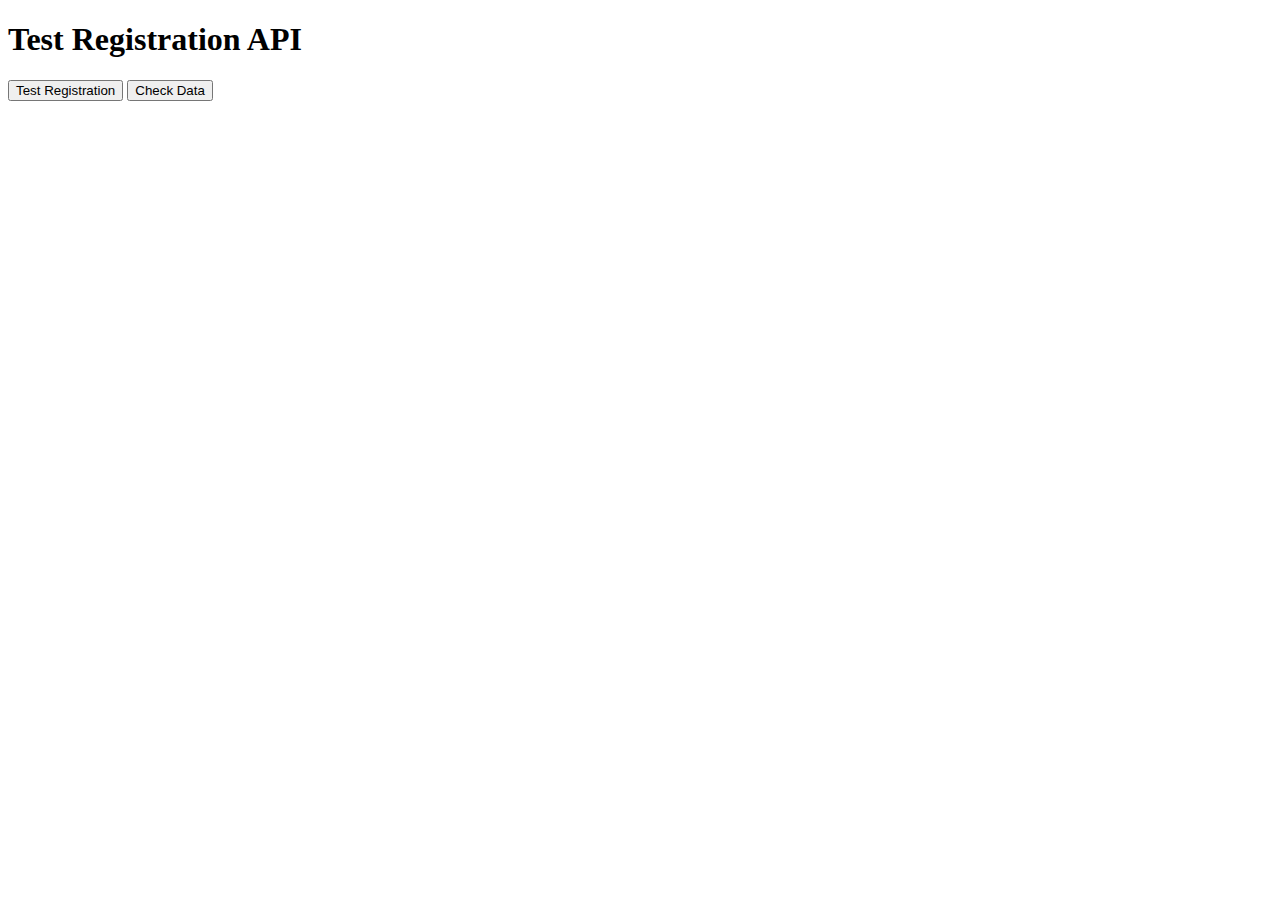
<file: test_registration.html>
<!DOCTYPE html>
<html>
<head>
    <title>Test Registration API</title>
</head>
<body>
    <h1>Test Registration API</h1>
    <button onclick="testRegistration()">Test Registration</button>
    <button onclick="checkData()">Check Data</button>
    <div id="result"></div>

    <script>
        async function testRegistration() {
            const testData = {
                domain: "ai-ml",
                teamName: "Test Team",
                leadUsn: "TEST001",
                leadName: "Test Leader",
                leadGender: "male",
                leadMobile: "9999999999",
                leadEmail: "test@example.com",
                collegeName: "Test College",
                member2Usn: "TEST002",
                member2Name: "Test Member 2",
                member2Gender: "female",
                member2Mobile: "9999999998",
                member3Usn: "TEST003",
                member3Name: "Test Member 3",
                member3Gender: "male",
                member3Mobile: "9999999997",
                member4Usn: "TEST004",
                member4Name: "Test Member 4",
                member4Gender: "female",
                member4Mobile: "9999999996",
                accommodation: "yes"
            };

            try {
                const response = await fetch('api_participants.php', {
                    method: 'POST',
                    headers: {
                        'Content-Type': 'application/json',
                    },
                    body: JSON.stringify(testData)
                });

                const result = await response.json();
                document.getElementById('result').innerHTML = '<h3>Registration Result:</h3><pre>' + JSON.stringify(result, null, 2) + '</pre>';
            } catch (error) {
                document.getElementById('result').innerHTML = '<h3>Error:</h3><p>' + error.message + '</p>';
            }
        }

        async function checkData() {
            try {
                const response = await fetch('api_participants.php');
                const result = await response.json();
                document.getElementById('result').innerHTML = '<h3>Current Data:</h3><pre>' + JSON.stringify(result, null, 2) + '</pre>';
            } catch (error) {
                document.getElementById('result').innerHTML = '<h3>Error:</h3><p>' + error.message + '</p>';
            }
        }
    </script>
</body>
</html>
</file>
<file: style.css>
:root {
    --primary: #2b2d73;
    --ternary:#231E5D;
    --primary-600: #3b3e8c;
    --primary-700: #1f225e;
    --accent: #c12d6b;
    --orchid: #da70d6;
    --bg: #ffffff;
    --text: #1f1f1f;
    --muted: #6b6b6b;
    --alt: #f6f7fb;
    --card: #ffffff;
    --primarya:
    --shadow: 0 8px 24px rgba(0,0,0,0.08);
    --radius: 14px;
    --header-total: 0px;
  }
  
  /* Base */
  * { box-sizing: border-box; }
  html { scroll-behavior: smooth; -webkit-text-size-adjust: 100%; text-size-adjust: 100%; }
  @media (prefers-reduced-motion: reduce) {
    html { scroll-behavior: auto; }
  }
  body {
    margin: 0;
    font-family: 'Poppins', system-ui, -apple-system, Segoe UI, Roboto, Arial, sans-serif;
    color: var(--text);
    background: var(--bg);
    line-height: 1.7;
    font-size: 16px;
    -webkit-font-smoothing: antialiased;
    -moz-osx-font-smoothing: grayscale;
    overflow-x: hidden;
  }
  img { max-width: 100%; display: block; height: auto; }
  a { color: var(--primary-700); text-decoration: none; }
  a:hover { color: var(--primary); }
  a:focus-visible, button:focus-visible, .btn:focus-visible {
    outline: 3px solid color-mix(in oklab, var(--accent), white 20%);
    outline-offset: 2px;
    border-radius: 10px;
  }
  .skip-link {
    position: absolute; left: -999px; top: auto; width: 1px; height: 1px; overflow: hidden;
  }
  .skip-link:focus {
    left: 1rem; top: 1rem; width: auto; height: auto; padding: .5rem .75rem; background: var(--primary); color: #fff; border-radius: 8px;
  }
  
  /* Header */
  .site-header {
    position: sticky; top: 0; z-index: 1000;
    background: var(--bg);
    border-bottom: 1px solid #eee;
  }
  .site-header::after {
    content: ""; display: block; height: 3px;
    background: linear-gradient(90deg, var(--primary), var(--accent));
  }
.header-inner {
    display: grid;
    grid-template-columns: 1fr auto 1fr;
    gap: 1rem;
    align-items: center;
    padding: .75rem 1rem;
  }
  .logo { display: flex; align-items: center; }
  .logo.left { justify-content: flex-start; }
  .logo.center { justify-content: center; }
  .logo.right { justify-content: flex-end; }
  .logo img { max-height: 64px; }
  
  /* Nav */
  .site-nav {
    position: sticky; top: 0; z-index: 1001;
    background: rgba(255,255,255,0.75);
    -webkit-backdrop-filter: saturate(150%) blur(6px);
    backdrop-filter: saturate(150%) blur(6px);
    border-top: 1px solid #f0f0f4;
    border-bottom: 2px solid var(--primary);
  }
  /* Align nav content with page container */
  .site-nav .nav-menu {
    max-width: 1200px;
    margin-left: auto;
    margin-right: auto;
    padding-left: 1rem;
    padding-right: 1rem;
  }
  .nav-toggle {
    display: none;
    background: transparent; border: 0; padding: .75rem 1rem; cursor: pointer;
  }
  .nav-toggle .bar {
    display: block; width: 24px; height: 3px; margin: 4px 0; background: var(--primary); border-radius: 2px; transition: transform .2s ease;
  }
  .nav-menu {
    list-style: none; margin: 0; padding: 0;
    display: flex; gap: .5rem; align-items: center; justify-content: center;
  }
  .nav-menu a {
    display: inline-block;
    padding: .85rem 1rem;
    border-radius: 999px;
    color: var(--text);
    font-weight: 600;
    line-height: 1.2;
  }
  .nav-menu a:hover,
  .nav-menu a:focus-visible {
    background: var(--alt);
    color: var(--primary-700);
  }
  .nav-menu a.active {
    background: linear-gradient(90deg, var(--primary), var(--accent));
    color: #fff;
  }
  .nav-menu a.active:hover,
  .nav-menu a.active:focus-visible {
    filter: brightness(1.08);
  }
  
  /* Sections */
  .section { 
    padding: 2rem 1rem; 
    scroll-margin-top: calc(var(--header-total) + 8px); 
    position: relative;
  }
  .section.alt { 
    background: var(--alt); 
    position: relative;
  }
  .section.alt::before {
    content: '';
    position: absolute;
    top: 0;
    left: 0;
    right: 0;
    height: 1px;
    background: linear-gradient(90deg, transparent, var(--primary), transparent);
  }
  .container {
    margin: 0 auto; 
    max-width: 1200px;
    position: relative;
    padding-left: 1rem;
    padding-right: 1rem;
  }
  h1, h2, h3 { line-height: 1.3; margin: 0 0 1.25rem; }
  h1 { font-size: clamp(2.2rem, 3.8vw, 3.2rem); font-weight: 800; color: var(--primary-700); letter-spacing: -0.02em; }
  h2 { font-size: clamp(1.6rem, 2.8vw, 2.4rem); font-weight: 700; letter-spacing: -0.01em; }
  h3 { font-size: clamp(1.15rem, 2.1vw, 1.3rem); font-weight: 700; color: var(--primary-700); letter-spacing: -0.005em; }
  
  /* Section headings with ternary color */
  .section h2 { color: var(--ternary); }
  .section h3 { color: var(--ternary); }
  
  .subtitle { color: var(--primary-700); font-weight: 600; font-size: 1.1rem; }
  .lead { font-size: 1.1rem; color: var(--muted); max-width: 70ch; line-height: 1.6; }
  
  /* Buttons */
  .btn {
    display: inline-block; padding: .9rem 1.5rem; border-radius: 12px;
    font-weight: 700; letter-spacing: .3px; transition: all .2s ease;
    will-change: transform;
    font-size: 1rem;
    text-align: center;
    min-width: 140px;
  }
  .btn:active { transform: translateY(1px); }
  .btn.primary {
    background: linear-gradient(90deg, var(--primary), var(--accent)); color: #fff; box-shadow: var(--shadow);
  }
  
  .btn.primary:hover { 
    filter: brightness(1.08); 
    transform: translateY(-2px);
    box-shadow: 0 12px 28px rgba(43, 45, 115, 0.25);
  }
  .btn.outline {
    border: 2px solid var(--primary); color: var(--primary-700); background: transparent;
  }
  .btn.outline:hover { 
    background: var(--primary); 
    color: #fff; 
    transform: translateY(-2px);
    box-shadow: 0 8px 20px rgba(43, 45, 115, 0.2);
  }
  
  /* Grid & Cards */
  .grid.two {
    display: grid; grid-template-columns: repeat(2, 1fr); gap: 1.5rem; align-items: start;
  }
  .cards {
    display: grid; grid-template-columns: repeat(5, minmax(0, 1fr)); gap: 1rem; margin-top: 1rem;
  }
  .card {
    background: var(--card); border: 1px solid #e9ebf8; border-radius: var(--radius); padding: 1.5rem;
    box-shadow: var(--shadow); transition: all .3s ease;
    position: relative;
    overflow: hidden;
  }
  .card::before {
    content: '';
    position: absolute;
    top: 0;
    left: 0;
    right: 0;
    height: 4px;
    background: linear-gradient(90deg, var(--primary), var(--accent));
    transform: scaleX(0);
    transition: transform .3s ease;
  }
  .card:hover { 
    transform: translateY(-5px); 
    box-shadow: 0 20px 40px rgba(0,0,0,0.15);
  }
  .card:hover::before {
    transform: scaleX(1);
  }
  .card p { margin: 0; color: #4a4a4a; line-height: 1.6; }
  
  /* Lists */
  .rewards { 
    padding-left: 1.25rem; 
    list-style: none;
  }
  .rewards li {
    position: relative;
    padding-left: 1.5rem;
    margin-bottom: 0.75rem;
    line-height: 1.6;
  }
  .rewards li::before {
    content: '•';
    position: absolute;
    left: 0;
    top: 0;
    color: var(--primary);
    font-weight: bold;
    font-size: 1.2rem;
  }
  .contact-list { 
    padding-left: 1.25rem; 
    list-style: none;
  }
  .contact-list li {
    position: relative;
    padding-left: 1.5rem;
    margin-bottom: 0.5rem;
    line-height: 1.6;
  }
  .contact-list li::before {
    content: '•';
    position: absolute;
    left: 0;
    top: 0;
    color: var(--primary);
    font-weight: bold;
    font-size: 1.2rem;
  }
  .facilities-list {
    list-style: none;
    padding-left: 0;
  }
  .facilities-list li {
    position: relative;
    padding-left: 2rem;
    margin-bottom: 1rem;
    line-height: 1.6;
    font-size: 1.1rem;
  }
  .facilities-list li::before {
    content: '•';
    position: absolute;
    left: 0;
    top: 0;
    color: var(--primary);
    font-weight: bold;
    font-size: 1.2rem;
  }

  /* Campus Images Grid */
  .campus-images-grid {
    display: grid;
    grid-template-columns: repeat(2, 1fr);
    gap: 2rem;
    margin: 2rem 0;
  }

  .campus-image-card {
    position: relative;
    border-radius: 16px;
    overflow: hidden;
    box-shadow: 0 8px 24px rgba(0,0,0,0.1);
    transition: transform 0.3s ease, box-shadow 0.3s ease;
  }

  .campus-image-card:hover {
    transform: translateY(-5px);
    box-shadow: 0 12px 32px rgba(0,0,0,0.15);
  }

  .campus-image-card img {
    width: 100%;
    height: auto;
    display: block;
  }

  .image-caption {
    position: absolute;
    bottom: 0;
    left: 0;
    right: 0;
    padding: 1.5rem;
    display: flex;
    justify-content: center;
    align-items: center;
    background: linear-gradient(to top, rgba(0,0,0,0.6), transparent);
  }

  .campus-badge {
    background: transparent;
    color: #ffffff;
    padding: 0.75rem 1.5rem;
    border-radius: 25px;
    font-weight: 600;
    font-size: 1rem;
    box-shadow: 0 4px 15px rgba(0,0,0,0.3);
    backdrop-filter: blur(10px);
    -webkit-backdrop-filter: blur(10px);
    text-shadow: 2px 2px 4px rgba(0,0,0,0.8);
  }

  @media (max-width: 768px) {
    .campus-images-grid {
      grid-template-columns: 1fr;
      gap: 1.5rem;
    }

    .campus-badge {
      font-size: 0.9rem;
      padding: 0.6rem 1.2rem;
    }
  }

  @media (max-width: 480px) {
    .campus-badge {
      font-size: 0.85rem;
      padding: 0.5rem 1rem;
    }
  }
  
  /* Home hero */
  .home {
    background:
      radial-gradient(1000px 400px at 80% -10%, rgba(43,45,115,0.12), transparent 50%),
      radial-gradient(900px 380px at 10% 0%, rgba(193,45,107,0.12), transparent 60%),
      linear-gradient(180deg, #ffffff 0%, #fbfbff 100%);
    text-align: left;
  }
  .home .container { padding-top: 1rem; }
  
  .hero {
    display: grid; grid-template-columns: 240px 1fr; gap: 1.5rem; align-items: start;
  }

  @media (max-width: 768px) {
    .hero {
      grid-template-columns: 1fr;
      gap: 2rem;
      text-align: center;
    }
    .clock-section {
      order: -1;
      margin-bottom: 2rem;
    }
  }

  .clock-section {
    display: flex;
    flex-direction: column;
    align-items: center;
    gap: 0.5rem;
  }
  
  /* Professional Event Badge */
  .event-badge {
    position: relative;
    width: 200px;
    height: 200px;
    background: linear-gradient(135deg, var(--primary) 0%, var(--accent) 100%);
    border-radius: 20px;
    display: flex;
    flex-direction: column;
    align-items: center;
    justify-content: center;
    color: #fff;
    box-shadow: 0 10px 40px rgba(43, 45, 115, 0.3);
    border: 3px solid rgba(255, 255, 255, 0.2);
    margin: 0 auto;
    overflow: hidden;
    transition: transform 0.3s ease, box-shadow 0.3s ease;
  }

  .event-badge:hover {
    transform: translateY(-5px);
    box-shadow: 0 15px 50px rgba(43, 45, 115, 0.4);
  }

  .event-badge::before {
    content: '';
    position: absolute;
    top: -50%;
    right: -50%;
    width: 200%;
    height: 200%;
    background: radial-gradient(circle, rgba(255,255,255,0.1) 0%, transparent 70%);
    animation: shimmer 3s ease-in-out infinite;
  }

  @keyframes shimmer {
    0%, 100% { transform: translate(0, 0); }
    50% { transform: translate(-30%, -30%); }
  }

  @media (max-width: 768px) {
    .event-badge {
      width: 170px;
      height: 170px;
    }
  }

  @media (max-width: 480px) {
    .event-badge {
      width: 150px;
      height: 150px;
    }
  }

  .badge-icon {
    width: 50px;
    height: 50px;
    margin-bottom: 0.5rem;
    animation: float 3s ease-in-out infinite;
  }

  @keyframes float {
    0%, 100% { transform: translateY(0); }
    50% { transform: translateY(-8px); }
  }

  @media (max-width: 768px) {
    .badge-icon {
      width: 40px;
      height: 40px;
    }
  }

  @media (max-width: 480px) {
    .badge-icon {
      width: 35px;
      height: 35px;
    }
  }

  .badge-icon svg {
    width: 100%;
    height: 100%;
    filter: drop-shadow(0 2px 4px rgba(0,0,0,0.2));
  }

  .badge-content {
    display: flex;
    flex-direction: column;
    align-items: center;
    z-index: 1;
  }

  .badge-number {
    font-size: 3.5rem;
    font-weight: 900;
    line-height: 1;
    text-shadow: 0 3px 6px rgba(0,0,0,0.3);
    letter-spacing: -2px;
  }

  @media (max-width: 768px) {
    .badge-number {
      font-size: 3rem;
    }
  }

  @media (max-width: 480px) {
    .badge-number {
      font-size: 2.5rem;
    }
  }

  .badge-text {
    font-size: 1rem;
    font-weight: 700;
    text-transform: uppercase;
    letter-spacing: 2px;
    margin-top: -5px;
    text-shadow: 0 2px 4px rgba(0,0,0,0.2);
  }

  @media (max-width: 768px) {
    .badge-text {
      font-size: 0.9rem;
      letter-spacing: 1.5px;
    }
  }

  @media (max-width: 480px) {
    .badge-text {
      font-size: 0.8rem;
      letter-spacing: 1px;
    }
  }

  .badge-subtitle {
    font-size: 0.75rem;
    font-weight: 600;
    text-transform: uppercase;
    letter-spacing: 1px;
    margin-top: 0.5rem;
    opacity: 0.9;
    text-shadow: 0 1px 2px rgba(0,0,0,0.2);
    z-index: 1;
  }

  @media (max-width: 768px) {
    .badge-subtitle {
      font-size: 0.7rem;
    }
  }

  @media (max-width: 480px) {
    .badge-subtitle {
      font-size: 0.65rem;
      letter-spacing: 0.5px;
    }
  }
  
  .hero-content { 
    min-width: 0;
  }

  @media (max-width: 768px) {
    .hero-content {
      text-align: center;
    }
  }
  .hero-badges { 
    display: flex; 
    gap: .5rem; 
    flex-wrap: wrap; 
    margin-bottom: .5rem;
  }

  @media (max-width: 768px) {
    .hero-badges {
      justify-content: center;
    }
  }
  .chip {
    display: inline-flex; align-items: center; gap: .5rem;
    padding: .35rem .7rem; border-radius: 999px; font-weight: 600; font-size: .85rem;
    background: #eef0ff; color: var(--primary-700); border: 1px solid #e1e5ff;
  }
  .chip.accent { background: #ffe9f2; color: var(--accent); border-color: #E1E5FF; }
  .chip.prize-pool { 
    background: linear-gradient(135deg, #fbbf24, #f59e0b); 
    color: #ffffff; 
    border-color: #f59e0b; 
    font-weight: 700;
    box-shadow: 0 4px 12px rgba(245, 158, 11, 0.3);
    animation: pulse-glow 2s ease-in-out infinite alternate;
  }

  @keyframes pulse-glow {
    0% {
      box-shadow: 0 4px 12px rgba(245, 158, 11, 0.3);
      transform: scale(1);
    }
    100% {
      box-shadow: 0 6px 20px rgba(245, 158, 11, 0.5);
      transform: scale(1.02);
    }
  }
  .home .btn { margin-top: 1rem; }
  .cta { 
    display: flex; 
    gap: .75rem; 
    flex-wrap: wrap;
  }

  @media (max-width: 768px) {
    .cta {
      justify-content: center;
    }
  }

  @media (max-width: 480px) {
    .cta {
      flex-direction: column;
      align-items: center;
      gap: 1rem;
    }
    .cta .btn {
      width: 100%;
      max-width: 280px;
    }
  }
  
  /* Countdown Timer Styles */
  .countdown-container {
    margin: 1rem 0 0 0;
    text-align: center;
  }

  @media (max-width: 768px) {
    .countdown-container {
      margin: 1.5rem 0 0 0;
    }
  }

  .countdown-title {
    font-size: 0.9rem;
    font-weight: 600;
    color: var(--primary);
    margin-bottom: 0.75rem;
    text-transform: uppercase;
    letter-spacing: 0.8px;
  }

  .countdown-timer {
    display: flex;
    justify-content: center;
    gap: 0.5rem;
    flex-wrap: nowrap;
    align-items: center;
  }

  @media (max-width: 480px) {
    .countdown-timer {
      gap: 0.3rem;
      flex-wrap: nowrap;
    }
  }

  .time-unit {
    display: flex;
    flex-direction: column;
    align-items: center;
    background: linear-gradient(135deg, var(--primary), var(--accent));
    color: #fff;
    padding: 0.5rem 0.4rem;
    border-radius: 8px;
    min-width: 50px;
    box-shadow: 0 3px 10px rgba(43, 45, 115, 0.25);
    transition: transform 0.3s ease;
  }

  @media (max-width: 480px) {
    .time-unit {
      min-width: 45px;
      padding: 0.4rem 0.3rem;
    }
  }

  .time-unit:hover {
    transform: translateY(-2px);
  }

  .time-number {
    font-size: 1.2rem;
    font-weight: 800;
    line-height: 1;
    margin-bottom: 0.15rem;
    text-shadow: 0 1px 3px rgba(0,0,0,0.3);
  }

  @media (max-width: 480px) {
    .time-number {
      font-size: 1rem;
    }
  }

  .time-label {
    font-size: 0.6rem;
    font-weight: 600;
    text-transform: uppercase;
    letter-spacing: 0.3px;
    opacity: 0.9;
  }

  .event-meta {
    display: grid; 
    grid-template-columns: repeat(2, minmax(0, 1fr)); 
    gap: .75rem; 
    margin: 1rem 0;
  }

  @media (max-width: 768px) {
    .event-meta {
      grid-template-columns: 1fr;
      gap: 1rem;
      margin: 1.5rem 0;
    }
  }
  .meta-item {
    background: #fff; 
    border: 1px dashed #d7daf7; 
    padding: .75rem 1rem; 
    border-radius: 12px;
  }

  @media (max-width: 480px) {
    .meta-item {
      padding: 1rem;
      text-align: center;
    }
  }
  .meta-item .label { display: block; font-size: .75rem; color: var(--muted); text-transform: uppercase; letter-spacing: .6px; }
  .meta-item .value { font-weight: 700; color: var(--primary-700); }
  
  
  /* QR register */
  .qr-wrap { margin-top: 1.25rem; display: grid; place-items: start; }
  .qr-card { background: transparent; border: none; border-radius: 12px; padding: .75rem; width: max-content; box-shadow: none; display: grid; justify-items: center; }
  .qr-card img { width: 180px; height: 180px; object-fit: contain; }
  .qr-note { margin: .35rem 0 0; font-weight: 600; color: var(--primary-700); text-align: center; }

  /* Register row: button + QR side by side */
  .register-row { display: flex; align-items: center; gap: 1rem; flex-wrap: wrap; }
  .register-row .qr-wrap { margin-top: 0; }
  .qr-wrap.inline { display: inline-grid; vertical-align: middle; margin-left: 1rem; }
  #eligibility .btn.outline + .qr-wrap.inline { margin-left: 0; }
  /* Keep register button in normal flow to avoid overlap */
  #eligibility .btn.outline { position: static; top: 0; vertical-align: middle; margin-top: .5rem; }
  @media (max-width: 640px) {
    .qr-card img { width: 140px; height: 140px; }
    #eligibility .btn.outline { width: 100%; }
  }
  
  /* Footer + heads row */
  .site-footer {
    background: var(--bg); border-top: 1px solid #eee; padding: 1rem;
    text-align: center; color: var(--muted);
  }
  .heads { 
    display: grid; 
    grid-template-columns: repeat(3, 1fr); 
    gap: 1rem; 
    margin-top: 2rem; 
    color: var(--primary-700); 
    font-weight: 600; 
  }
  .head { 
    background: #fff; 
    border: 1px solid #e9ebf8; 
    padding: 1rem; 
    border-radius: 12px; 
    text-align: center; 
    box-shadow: var(--shadow);
    transition: transform .2s ease, box-shadow .2s ease;
  }
  .head:hover {
    transform: translateY(-2px);
    box-shadow: 0 8px 20px rgba(0,0,0,0.1);
  }
  
  /* Rules content styling */
  .rules-content {
    background: #fff;
    border-radius: 16px;
    padding: 2rem;
    box-shadow: var(--shadow);
    border: 1px solid #e9ebf8;
  }
  
  .rules-content h3 {
    color: var(--primary);
    border-bottom: 2px solid var(--alt);
    padding-bottom: 0.5rem;
    margin-bottom: 1rem;
  }
  
  .rules-content ul {
    list-style: none;
    padding-left: 0;
  }
  
  .rules-content li {
    position: relative;
    padding-left: 1.5rem;
    margin-bottom: 0.75rem;
    line-height: 1.6;
  }
  
  .rules-content li::before {
    content: '•';
    position: absolute;
    left: 0;
    top: 0;
    color: var(--primary);
    font-weight: bold;
    font-size: 1.2rem;
  }
  
  /* Responsive */
  @media (max-width: 960px) {
    .cards { grid-template-columns: repeat(3, 1fr); }
    .nav-menu { flex-wrap: wrap; }
    .nav-menu a { padding: .7rem .7rem; }
  }
  @media (max-width: 820px) {
    .event-meta { grid-template-columns: 1fr; }
  }
  @media (max-width: 820px) {
    .gallery-item { width: 320px; height: 220px; }
  }
  @media (max-width: 720px) {
    .header-inner { grid-template-columns: 1fr; row-gap: .5rem; }
    .logo.left, .logo.center, .logo.right { justify-content: center; }
    /* Let the header (logos) scroll away on small screens */
    .site-header { position: static; }
    .grid.two { grid-template-columns: 1fr; }
    .cards { grid-template-columns: repeat(2, 1fr); }
    .logo img { max-height: 56px; }
    .heads { grid-template-columns: 1fr; }
  }
  /* Tablet nav wrapping */
  @media (max-width: 960px) {
    .nav-menu { flex-wrap: wrap; }
  }
  @media (max-width: 860px) {
    .nav-toggle { display: inline-block; position: absolute; right: .5rem; top: .25rem; }
    .site-nav { position: sticky; }
    .nav-menu {
      display: none; flex-direction: column; align-items: stretch; justify-content: flex-start;
      padding: .5rem; border-top: 1px solid #f2f2fb;
      max-height: calc(100dvh - 64px);
      overflow-y: auto; -webkit-overflow-scrolling: touch;
      gap: .25rem;
    }
    .nav-menu.open { display: flex; }
    .nav-menu a { padding: .85rem 1rem; border-radius: 10px; text-align: left; }
    .cards { grid-template-columns: 1fr; }
    .section { padding: 3rem 1rem; }
  }

  /* Fix QR/button layout on small screens */
  @media (max-width: 820px) {
    #eligibility .btn.outline { top: 0; }
    .qr-wrap.inline { margin-left: 0; display: block; }
  }

  /* Blinking animation for warning note */
  .blinking {
    animation: blink 1.5s infinite;
  }

  @keyframes blink {
    0%, 50% { 
      color: #dc2626; 
      background-color: rgba(220, 38, 38, 0.1);
    }
    25%, 75% { 
      color: #2563eb; 
      background-color: rgba(37, 99, 235, 0.1);
    }
  }

  .warning-note {
    padding: 1.5rem;
    border-radius: 12px;
    margin: 2rem 0;
    text-align: center;
    font-weight: 600;
    border: 2px solid #fbbf24;
    background: linear-gradient(135deg, #fef3c7, #fde68a);
    box-shadow: 0 4px 12px rgba(251, 191, 36, 0.2);
    position: relative;
    overflow: hidden;
  }
  
  .warning-note::before {
    content: '⚠️';
    position: absolute;
    top: 1rem;
    left: 1rem;
    font-size: 1.5rem;
  }
  
  .warning-note p {
    margin: 0;
    font-size: 1.1rem;
    color: #92400e;
  }

  /* Note Box Styles */
  .note-box {
    position: relative;
    padding: 1.5rem 1.5rem 1.5rem 5rem;
    margin: 2rem 0;
    background: linear-gradient(135deg, #e0f2fe 0%, #dbeafe 100%);
    border-left: 5px solid #0284c7;
    border-radius: 12px;
    box-shadow: 0 4px 12px rgba(2, 132, 199, 0.15);
  }

  .note-label {
    position: absolute;
    top: 1.5rem;
    left: 0.75rem;
    font-size: 0.85rem;
    font-weight: 800;
    color: #0284c7;
    background: #ffffff;
    padding: 0.35rem 0.75rem;
    border-radius: 6px;
    letter-spacing: 1px;
    box-shadow: 0 2px 6px rgba(2, 132, 199, 0.2);
  }

  .note-box p {
    margin: 0;
    font-size: 1.05rem;
    line-height: 1.7;
    color: #0c4a6e;
  }

  @media (max-width: 768px) {
    .note-box {
      padding: 3.5rem 1.25rem 1.25rem 1.25rem;
    }

    .note-label {
      top: 1rem;
      left: 0.75rem;
    }

    .note-box p {
      font-size: 1rem;
    }
  }

  @media (max-width: 480px) {
    .note-box {
      padding: 3.5rem 1rem 1rem 1rem;
    }

    .note-label {
      top: 0.75rem;
      left: 0.5rem;
      font-size: 0.75rem;
      padding: 0.3rem 0.6rem;
    }

    .note-box p {
      font-size: 0.95rem;
    }
  }

  /* Elite Advisory Committee Styles */
  .advisory-intro {
    margin-bottom: 3rem;
    text-align: center;
  }

  .advisory-intro p {
    font-size: 1.1rem;
    line-height: 1.8;
    color: var(--text);
    max-width: 900px;
    margin: 0 auto;
  }

  .advisory-grid {
    display: grid;
    grid-template-columns: repeat(auto-fit, minmax(280px, 1fr));
    gap: 2rem;
    margin-top: 2rem;
  }

  .advisory-member {
    background: #fff;
    border-radius: 16px;
    padding: 2rem;
    text-align: center;
    box-shadow: 0 4px 20px rgba(0,0,0,0.08);
    transition: all 0.3s ease;
    border: 2px solid transparent;
  }

  .advisory-member:hover {
    transform: translateY(-8px);
    box-shadow: 0 12px 35px rgba(0,0,0,0.15);
    border-color: var(--primary);
  }

  .member-photo {
    width: 160px;
    height: 160px;
    margin: 0 auto 1.5rem;
    border-radius: 50%;
    overflow: hidden;
    border: 4px solid var(--alt);
    box-shadow: 0 4px 15px rgba(0,0,0,0.1);
    transition: all 0.3s ease;
  }

  .advisory-member:hover .member-photo {
    border-color: var(--primary);
    transform: scale(1.05);
  }

  .member-photo img {
    width: 100%;
    height: 100%;
    object-fit: cover;
  }

  .member-info h3 {
    font-size: 1.2rem;
    font-weight: 700;
    color: var(--ternary);
    margin-bottom: 0.5rem;
    line-height: 1.4;
  }

  .member-designation {
    font-size: 0.95rem;
    color: var(--muted);
    line-height: 1.5;
    margin: 0;
  }

  @media (max-width: 768px) {
    .advisory-grid {
      grid-template-columns: repeat(auto-fit, minmax(250px, 1fr));
      gap: 1.5rem;
    }

    .advisory-intro p {
      font-size: 1rem;
    }

    .member-photo {
      width: 140px;
      height: 140px;
    }

    .member-info h3 {
      font-size: 1.1rem;
    }

    .member-designation {
      font-size: 0.9rem;
    }
  }

  @media (max-width: 480px) {
    .advisory-grid {
      grid-template-columns: 1fr;
      gap: 1.5rem;
    }

    .advisory-member {
      padding: 1.5rem;
    }

    .member-photo {
      width: 120px;
      height: 120px;
    }

    .advisory-intro p {
      font-size: 0.95rem;
    }
  }

  /* Gallery Carousel Styles */
  .gallery-carousel {
    overflow: hidden;
    position: relative;
    width: 100%;
    height: 300px;
    display: flex;
    align-items: center;
    margin-top: 2rem;
    border-radius: 16px;
    background: linear-gradient(135deg, #f8fafc 0%, #e2e8f0 100%);
    box-shadow: 0 10px 30px rgba(0,0,0,0.1);
  }

  .gallery-track {
    display: flex;
    align-items: center;
    animation: galleryScroll 40s linear infinite;
    gap: 1rem;
    padding: 0 0.5rem;
  }

  @keyframes galleryScroll {
    0% {
      transform: translateX(0);
    }
    100% {
      transform: translateX(-50%);
    }
  }

  .gallery-item {
    flex-shrink: 0;
    display: flex;
    align-items: center;
    justify-content: center;
    height: 250px;
    width: 400px;
    background: #fff;
    border-radius: 12px;
    transition: transform 0.3s ease, box-shadow 0.3s ease;
    margin: 0 0.25rem;
    overflow: hidden;
    box-shadow: 0 4px 15px rgba(0,0,0,0.1);
  }

  .gallery-item:hover {
    transform: translateY(-8px);
    box-shadow: 0 15px 35px rgba(0,0,0,0.2);
  }

  .gallery-item img {
    width: 100%;
    height: 100%;
    object-fit: cover;
    transition: transform 0.3s ease;
  }

  .gallery-item:hover img {
    transform: scale(1.05);
  }

  /* Pause gallery animation on hover */
  .gallery-carousel:hover .gallery-track {
    animation-play-state: paused;
  }

  /* Campus Showcase Styles */
  .campus-showcase {
    margin-top: 4rem;
    padding: 3rem 0;
    background: linear-gradient(135deg, #f8fafc 0%, #e2e8f0 100%);
    border-radius: 20px;
    overflow: hidden;
    box-shadow: 0 20px 40px rgba(0,0,0,0.1);
  }

  .campus-content {
    text-align: center;
    margin-bottom: 2rem;
    padding: 0 2rem;
  }

  .campus-content h2 {
    font-size: 2.5rem;
    font-weight: 700;
    color: var(--primary);
    margin-bottom: 1rem;
    background: linear-gradient(135deg, var(--primary), var(--accent));
    -webkit-background-clip: text;
    -webkit-text-fill-color: transparent;
    background-clip: text;
  }

  .campus-description {
    font-size: 1.2rem;
    color: var(--muted);
    max-width: 600px;
    margin: 0 auto;
    line-height: 1.6;
  }

  .hackathon-info {
    font-size: 1rem;
    color: var(--text);
    max-width: 800px;
    margin: 1.5rem auto 0;
    line-height: 1.7;
    text-align: left;
  }

  .campus-images {
    display: grid;
    grid-template-columns: 1fr 1fr;
    gap: 2rem;
    max-width: 1000px;
    margin: 0 auto;
    padding: 0 1rem;
  }

  .campus-image {
    position: relative;
    border-radius: 16px;
    overflow: hidden;
    box-shadow: 0 25px 50px rgba(0,0,0,0.15);
    transition: transform 0.3s ease;
  }

  .campus-image:hover {
    transform: translateY(-5px);
  }

  .campus-image img {
    width: 100%;
    height: 400px;
    object-fit: cover;
    display: block;
  }

  .image-overlay {
    position: absolute;
    bottom: 0;
    left: 0;
    right: 0;
    background: linear-gradient(transparent, rgba(0,0,0,0.7));
    padding: 2rem 1.5rem 1.5rem;
    display: flex;
    justify-content: center;
    align-items: flex-end;
  }

  .campus-badge {
    background: rgba(255, 250, 250, 0.95);
    color: var(--primary);
    padding: 0.75rem 1.5rem;
    border-radius: 25px;
    font-weight: 600;
    font-size: 1rem;
    box-shadow: 0 4px 15px rgba(0,0,0,0.2);
    -webkit-backdrop-filter: blur(10px);
    backdrop-filter: blur(10px);
  }

  /* Responsive Design for Campus Section */
  @media (max-width: 768px) {
    .campus-showcase {
      margin-top: 2rem;
      padding: 2rem 0;
    }
    
    .campus-content h2 {
      font-size: 2rem;
    }
    
    .campus-description {
      font-size: 1.1rem;
    }

    .hackathon-info {
      font-size: 0.95rem;
      text-align: center;
      padding: 0 1rem;
    }
    
    .campus-images {
      grid-template-columns: 1fr;
      gap: 1.5rem;
      max-width: 600px;
    }
    
    .campus-image img {
      height: 300px;
    }
    
    .campus-badge {
      font-size: 0.9rem;
      padding: 0.6rem 1.2rem;
    }
  }

  /* Problem Statement Table Styles */
  .ps-table-container {
    margin-top: 2rem;
    overflow-x: auto;
    border-radius: 12px;
    box-shadow: var(--shadow);
    background: #fff;
  }

  .ps-table {
    width: 100%;
    border-collapse: collapse;
    font-size: 0.95rem;
    background: #fff;
    table-layout: fixed;
    min-width: 720px; /* prevent column overlap on small screens; container scrolls */
  }

  .ps-table thead {
    background: linear-gradient(135deg, var(--primary), var(--accent));
    color: #fff;
  }

  .ps-table th {
    padding: 1rem 0.75rem;
    text-align: left;
    font-weight: 700;
    font-size: 0.9rem;
    text-transform: uppercase;
    letter-spacing: 0.5px;
    border: none;
  }
  .ps-table th:nth-child(1),
  .ps-table td:nth-child(1) { width: 30%; }
  .ps-table th:nth-child(2),
  .ps-table td:nth-child(2) { width: 20%; white-space: nowrap; }
  .ps-table th:nth-child(3),
  .ps-table td:nth-child(3) { width: 50%; }

  .ps-table th:first-child {
    border-top-left-radius: 12px;
  }

  .ps-table th:last-child {
    border-top-right-radius: 12px;
  }

  .ps-table td {
    padding: 1rem 0.75rem;
    border-bottom: 1px solid #e9ebf8;
    vertical-align: top;
    word-wrap: break-word;
    word-break: break-word;
  }

  .ps-link { white-space: normal; display: inline-block; }

  @media (max-width: 720px) {
    .ps-table { min-width: 680px; }
  }

  /* Timeline table in Guidelines: avoid overlap on small screens */
  #final-guidelines .ps-table { min-width: 0; table-layout: auto; }
  #final-guidelines .ps-table th,
  #final-guidelines .ps-table td { white-space: normal; }
  #final-guidelines .ps-table th:nth-child(1),
  #final-guidelines .ps-table td:nth-child(1) { width: 22%; }
  #final-guidelines .ps-table th:nth-child(2),
  #final-guidelines .ps-table td:nth-child(2) { width: 28%; }
  #final-guidelines .ps-table th:nth-child(3),
  #final-guidelines .ps-table td:nth-child(3) { width: 50%; }

  .ps-table tbody tr:hover {
    background: #f8fafc;
    transition: background-color 0.2s ease;
  }

  .ps-table tbody tr:last-child td {
    border-bottom: none;
  }

  .ps-table tbody tr:last-child td:first-child {
    border-bottom-left-radius: 12px;
  }

  .ps-table tbody tr:last-child td:last-child {
    border-bottom-right-radius: 12px;
  }

  .ps-link {
    background: none;
    border: none;
    color: var(--primary);
    font-weight: 600;
    font-size: 0.9rem;
    text-align: left;
    cursor: pointer;
    padding: 0;
    transition: color 0.2s ease;
    line-height: 1.4;
  }

  .ps-link:hover {
    color: var(--accent);
    text-decoration: underline;
  }

  /* Winners table: specific alignment and column sizing */
  #winners .ps-table-container {
    overflow-x: auto;
  }
  #winners .ps-table {
    table-layout: fixed;
    min-width: 1200px; /* slightly smaller so it fits on one screen better */
    font-size: 0.82rem;
  }
  #winners .ps-table thead th {
    text-align: center;
  }
  #winners .ps-table td {
    text-align: left;
    vertical-align: top;
    word-break: break-word;
    overflow-wrap: anywhere;
    white-space: normal;
    hyphens: auto;
  }
  #winners .ps-table th {
    overflow-wrap: anywhere;
    white-space: normal;
    hyphens: auto;
  }
  /* Column widths for 10 columns */
  #winners .ps-table th:nth-child(1),
  #winners .ps-table td:nth-child(1) { width: 6%; text-align: center; }
  #winners .ps-table th:nth-child(2),
  #winners .ps-table td:nth-child(2) { width: 13%; }
  #winners .ps-table th:nth-child(3),
  #winners .ps-table td:nth-child(3) { width: 12%; }
  #winners .ps-table th:nth-child(4),
  #winners .ps-table td:nth-child(4) { width: 18%; }
  #winners .ps-table th:nth-child(5),
  #winners .ps-table td:nth-child(5) { width: 9%; }
  #winners .ps-table th:nth-child(6),
  #winners .ps-table td:nth-child(6) { width: 9%; }
  #winners .ps-table th:nth-child(7),
  #winners .ps-table td:nth-child(7) { width: 9%; }
  #winners .ps-table th:nth-child(8),
  #winners .ps-table td:nth-child(8) { width: 9%; }
  #winners .ps-table th:nth-child(9),
  #winners .ps-table td:nth-child(9) { width: 9%; }
  #winners .ps-table th:nth-child(10),
  #winners .ps-table td:nth-child(10) { width: 12%; }
  /* Prevent faculty mentor names from breaking awkwardly */
  #winners .ps-table td:nth-child(10),
  #winners .ps-table th:nth-child(10) {
    white-space: nowrap;
    word-break: keep-all;
    overflow-wrap: normal;
    hyphens: none;
  }

  /* Visual polish: borders, zebra rows, sticky header for long scrolls */
  #winners .ps-table thead {
    position: sticky;
    top: 0;
    z-index: 1;
  }
  #winners .ps-table th,
  #winners .ps-table td {
    border-right: 1px solid #e9ebf8;
  }
  #winners .ps-table th:last-child,
  #winners .ps-table td:last-child {
    border-right: none;
  }
  #winners .ps-table tbody tr:nth-child(odd) {
    background: #fafbff;
  }
  #winners .ps-table tbody tr:hover {
    background: #f3f6ff;
  }
  #winners .ps-table td { padding: .6rem .5rem; line-height: 1.35; }
  #winners .ps-table th { padding: .75rem .55rem; font-size: 0.82rem; }

  /* Problem Statement Modal Styles */
  .ps-modal {
    display: none;
    position: fixed;
    z-index: 2000;
    left: 0;
    top: 0;
    width: 100%;
    height: 100%;
    background-color: rgba(0, 0, 0, 0.6);
    -webkit-backdrop-filter: blur(5px);
    backdrop-filter: blur(5px);
    animation: fadeIn 0.3s ease;
  }

  @keyframes fadeIn {
    from { opacity: 0; }
    to { opacity: 1; }
  }

  .ps-modal-content {
    background-color: #fff;
    margin: 2% auto;
    padding: 0;
    border-radius: 16px;
    width: 90%;
    max-width: 800px;
    max-height: 90vh;
    overflow-y: auto;
    box-shadow: 0 25px 50px rgba(0, 0, 0, 0.3);
    animation: slideIn 0.3s ease;
  }

  @keyframes slideIn {
    from { 
      opacity: 0;
      transform: translateY(-50px) scale(0.95);
    }
    to { 
      opacity: 1;
      transform: translateY(0) scale(1);
    }
  }

  .ps-modal-header {
    background: linear-gradient(135deg, var(--primary), var(--accent));
    color: #fff;
    padding: 1.5rem 2rem;
    border-radius: 16px 16px 0 0;
    display: flex;
    justify-content: space-between;
    align-items: center;
    position: sticky;
    top: 0;
    z-index: 1;
    box-shadow: 0 2px 6px rgba(0,0,0,0.08);
  }

  .ps-modal-header h2 {
    margin: 0;
    font-size: 1.5rem;
    font-weight: 700;
    color: #fff;
  }

  .ps-modal-close {
    background: none;
    border: none;
    color: #fff;
    font-size: 2rem;
    font-weight: bold;
    cursor: pointer;
    padding: 0;
    width: 40px;
    height: 40px;
    display: flex;
    align-items: center;
    justify-content: center;
    border-radius: 50%;
    transition: background-color 0.2s ease;
  }

  .ps-modal-close:hover {
    background-color: rgba(255, 255, 255, 0.2);
  }

  .ps-modal-body {
    padding: 2rem 2rem 2.25rem 2rem;
  }

  .ps-detail-row {
    display: grid;
    grid-template-columns: 1fr 2fr;
    gap: 1rem;
    margin-bottom: 1.5rem;
    align-items: start;
  }

  .ps-detail-row.full-width {
    grid-template-columns: 1fr;
  }

  .ps-detail-row label {
    font-weight: 700;
    color: var(--primary);
    font-size: 0.9rem;
    text-transform: uppercase;
    letter-spacing: 0.5px;
  }

  .ps-detail-row span {
    color: var(--text);
    font-size: 0.95rem;
    line-height: 1.5;
  }

  .ps-description {
    background: #f8fafc;
    border: 1px solid #e9ebf8;
    border-radius: 8px;
    padding: 1rem;
    max-height: 300px;
    overflow-y: auto;
  }

  .ps-description-content p {
    margin: 0 0 1rem 0;
    line-height: 1.6;
  }

  /* Preserve line breaks in modal description for clean bullet/paragraph layout */
  #psProblemText { white-space: pre-line; }
  .ps-detail-row label { margin-top: .15rem; }

  .ps-description-content p:last-child {
    margin-bottom: 0;
  }

  .ps-description-content strong {
    color: var(--primary);
    font-weight: 700;
  }

  /* Responsive Modal */
  @media (max-width: 768px) {
    .ps-modal-content {
      width: 95%;
      margin: 5% auto;
      max-height: 85vh;
    }

    .ps-modal-header {
      padding: 1rem 1.5rem;
    }

    .ps-modal-header h2 {
      font-size: 1.3rem;
    }

    .ps-modal-body {
      padding: 1.5rem;
    }

    .ps-detail-row {
      grid-template-columns: 1fr;
      gap: 0.5rem;
      margin-bottom: 1rem;
    }

    .ps-detail-row.full-width {
      grid-template-columns: 1fr;
    }
  }

  @media (max-width: 520px) {
    .campus-content {
      padding: 0 1rem;
    }
    
    .campus-content h2 {
      font-size: 1.8rem;
    }
    
    .campus-description {
      font-size: 1rem;
    }

    .hackathon-info {
      font-size: 0.9rem;
      padding: 0 0.5rem;
    }
    
    .campus-images {
      gap: 1rem;
      padding: 0 0.5rem;
    }
    
    .campus-image img {
      height: 250px;
    }
    
    /* Responsive sponsors section */
    .powered-by-section {
      padding: 2rem 0;
      margin: 1rem 0;
    }
    
    .powered-by-heading {
      font-size: 1.5rem;
      margin-bottom: 1.5rem;
    }
    
    .sponsors-carousel {
      height: 120px;
    }
    
    .sponsor-logo {
      height: 80px;
      width: 200px;
      margin: 0 0.125rem;
    }
    
    .sponsor-logo img {
      height: 60px;
      width: 160px;
    }

    /* Scale up these three logos slightly on small screens too */
    .sponsor-logo img[alt="Tata Group"],
    .sponsor-logo img[alt="HackCulture"],
    .sponsor-logo img[alt="Conneqtion"] {
      height: 70px;
      width: 180px;
    }
    
    .sponsors-track {
      gap: 0.75rem;
      padding: 0 0.25rem;
    }
    
    /* Responsive countdown timer */
    .countdown-timer {
      gap: 0.25rem;
      flex-wrap: nowrap;
    }
    
    .time-unit {
      min-width: 45px;
      padding: 0.4rem 0.3rem;
    }
    
    .time-number {
      font-size: 1rem;
    }
    
    .time-label {
      font-size: 0.55rem;
    }
    
    /* Responsive gallery */
    .gallery-carousel {
      height: 200px;
    }
    
    .gallery-item {
      height: 180px;
      width: 280px;
    }
    
    .gallery-track {
      gap: 0.5rem;
    }

    /* Responsive PS Table */
    .ps-table th,
    .ps-table td {
      padding: 0.75rem 0.5rem;
      font-size: 0.85rem;
    }

    .ps-modal-content {
      width: 98%;
      margin: 2% auto;
    }

    .ps-modal-header {
      padding: 1rem;
    }

    .ps-modal-header h2 {
      font-size: 1.2rem;
    }

    .ps-modal-body {
      padding: 1rem;
    }
  }

  /* Ultra-small smartphones */
  @media (max-width: 380px) {
    .logo img { max-height: 48px; }
    .clock-badge { width: 120px; height: 120px; }
    .clock-face { width: 90px; height: 90px; }
    .countdown-timer { gap: 0.2rem; }
    .time-unit { min-width: 42px; padding: 0.35rem 0.25rem; }
    .time-number { font-size: 0.95rem; }
    .time-label { font-size: 0.5rem; }
    .gallery-carousel { height: 180px; }
    .gallery-item { width: 220px; height: 150px; }
    .sponsors-carousel { height: 100px; }
    .sponsor-logo { width: 160px; height: 70px; }
    .sponsor-logo img { width: 130px; height: 50px; }
    .sponsor-logo img[alt="Tata Group"],
    .sponsor-logo img[alt="HackCulture"],
    .sponsor-logo img[alt="Conneqtion"] { width: 150px; height: 60px; }
    .qr-card img { width: 120px; height: 120px; }
  }

  /* Landscape phones with short height (e.g., notches) */
  @media (orientation: landscape) and (max-height: 420px) {
    .site-header { position: static; }
    .logo img { max-height: 44px; }
    .section { padding: 1.25rem 1rem; }
    .powered-by-section { padding: 1.5rem 0; }
  }

  /* Large desktop screens */
  @media (min-width: 1440px) {
    body { font-size: 17px; }
    .container { max-width: 1400px; }
    .gallery-carousel { height: 340px; }
    .gallery-item { width: 460px; height: 280px; }
    .sponsors-carousel { height: 160px; }
    .sponsor-logo { width: 280px; height: 110px; }
    .sponsor-logo img { height: 90px; width: 220px; }
    .sponsor-logo img[alt="Tata Group"],
    .sponsor-logo img[alt="HackCulture"],
    .sponsor-logo img[alt="Conneqtion"] { height: 110px; width: 260px; }
  }

  /* TV / 4K displays */
  @media (min-width: 1920px) {
    body { font-size: 18px; }
    .container { max-width: 1600px; }
    .hero { grid-template-columns: 300px 1fr; }
    .clock-badge { width: 300px; height: 300px; }
    .gallery-carousel { height: 380px; }
    .gallery-item { width: 520px; height: 320px; }
    .sponsors-carousel { height: 180px; }
    .sponsor-logo { width: 320px; height: 120px; }
    .sponsor-logo img { height: 100px; width: 240px; }
    .sponsor-logo img[alt="Tata Group"],
    .sponsor-logo img[alt="HackCulture"],
    .sponsor-logo img[alt="Conneqtion"] { height: 120px; width: 280px; }
  }

  /* Flashing CTA for problem statements link */
  .flash-cta {
    display: inline-block;
    padding: .6rem .9rem;
    border-radius: 10px;
    font-weight: 700;
    border: 2px solid currentColor;
    animation: blink 1s infinite;
  }

  @media (prefers-reduced-motion: reduce) {
    .flash-cta { animation: none; }
  }

  /* Ensure QR caption centers under the image */
  .qr-card { text-align: center; margin-left: auto; margin-right: auto; }
  .qr-note { text-align: center; display: block; }


/* About Section Styles */
.about-content {
  max-width: 1000px;
  margin: 0 auto;
}

.about-content p {
  font-size: 1.05rem;
  line-height: 1.8;
  margin-bottom: 1.5rem;
}

.campus-images-grid {
  display: grid;
  grid-template-columns: repeat(2, 1fr);
  gap: 2rem;
  margin: 2.5rem 0;
}

.campus-image-card {
  position: relative;
  border-radius: var(--radius);
  overflow: hidden;
  box-shadow: var(--shadow);
  transition: transform 0.3s ease, box-shadow 0.3s ease;
}

.campus-image-card:hover {
  transform: translateY(-5px);
  box-shadow: 0 12px 32px rgba(0,0,0,0.15);
}

.campus-image-card img {
  width: 100%;
  height: 300px;
  object-fit: cover;
  display: block;
}

.image-caption {
  position: absolute;
  bottom: 0;
  left: 0;
  right: 0;
  background: linear-gradient(to top, rgba(0,0,0,0.8), transparent);
  padding: 2rem 1.5rem 1rem;
}

.campus-badge {
  color: white;
  font-size: 1rem;
  font-weight: 600;
  text-shadow: 0 2px 4px rgba(0,0,0,0.5);
}

.about-content h3 {
  color: var(--primary);
  margin-top: 2rem;
  margin-bottom: 1rem;
  font-size: 1.5rem;
}

.highlights-list {
  list-style: none;
  padding: 0;
}

.highlights-list li {
  padding: 1rem;
  margin-bottom: 1rem;
  background: var(--card);
  border-left: 4px solid var(--ternary);
  border-radius: var(--radius);
  box-shadow: var(--shadow);
}

.highlights-list strong {
  color: var(--primary);
  display: block;
  margin-bottom: 0.5rem;
}

.mission-statement {
  font-size: 1.1rem;
  font-weight: 500;
  color: var(--primary);
  padding: 1.5rem;
  background: linear-gradient(135deg, rgba(43, 45, 115, 0.05), rgba(193, 45, 107, 0.05));
  border-radius: var(--radius);
  margin-top: 2rem;
}

/* Hackathon Info Section */
.hackathon-info-content {
  max-width: 900px;
  margin: 0 auto;
}

.hackathon-info-content p {
  font-size: 1.05rem;
  line-height: 1.8;
  margin-bottom: 1.5rem;
}

.highlight-text {
  font-size: 1.1rem;
  font-weight: 500;
  color: var(--primary);
  padding: 1.5rem;
  background: linear-gradient(135deg, rgba(43, 45, 115, 0.05), rgba(193, 45, 107, 0.05));
  border-radius: var(--radius);
  margin-top: 2rem;
}

/* Domains Grid */
.domains-grid {
  display: grid;
  grid-template-columns: repeat(auto-fit, minmax(280px, 1fr));
  gap: 1.5rem;
  margin-top: 2rem;
}

.domain-card {
  background: var(--card);
  padding: 2rem;
  border-radius: var(--radius);
  box-shadow: var(--shadow);
  transition: transform 0.3s ease, box-shadow 0.3s ease;
  border-top: 4px solid var(--ternary);
}

.domain-card:hover {
  transform: translateY(-5px);
  box-shadow: 0 12px 32px rgba(0,0,0,0.12);
}

.domain-number {
  width: 50px;
  height: 50px;
  background: linear-gradient(135deg, var(--primary), var(--accent));
  color: white;
  border-radius: 50%;
  display: flex;
  align-items: center;
  justify-content: center;
  font-size: 1.5rem;
  font-weight: 700;
  margin-bottom: 1rem;
}

.domain-card h3 {
  font-size: 1.1rem;
  color: var(--text);
  margin: 0;
  line-height: 1.5;
}

/* Prizes & Registration Section */
.prize-section, .ta-section {
  background: var(--card);
  padding: 2rem;
  border-radius: var(--radius);
  box-shadow: var(--shadow);
}

.prize-list, .ta-list {
  list-style: none;
  padding: 0;
  margin-top: 1rem;
}

.prize-list li, .ta-list li {
  padding: 0.75rem 0;
  border-bottom: 1px solid #eee;
  font-size: 1.05rem;
}

.prize-list li:last-child, .ta-list li:last-child {
  border-bottom: none;
}

.registration-section {
  margin-top: 3rem;
}

.registration-section h3 {
  text-align: center;
  color: var(--primary);
  margin-bottom: 2rem;
  font-size: 1.8rem;
}

.reg-card {
  background: var(--card);
  padding: 2rem;
  border-radius: var(--radius);
  box-shadow: var(--shadow);
  border-top: 4px solid var(--ternary);
}

.reg-card h4 {
  color: var(--accent);
  margin-top: 0;
  margin-bottom: 1rem;
  font-size: 1.3rem;
}

.reg-card ul {
  list-style: none;
  padding: 0;
}

.reg-card ul li {
  padding: 0.5rem 0;
  font-size: 1.05rem;
}

.cta-center {
  text-align: center;
  margin-top: 3rem;
}

.btn.large {
  padding: 1rem 2.5rem;
  font-size: 1.1rem;
}

/* Upload Page Styles */
.upload-page {
  min-height: calc(100vh - 300px);
  padding: 3rem 0;
}

.upload-header {
  text-align: center;
  margin-bottom: 3rem;
}

.upload-header h1 {
  color: var(--primary);
  font-size: 2.5rem;
  margin-bottom: 1rem;
}

.upload-header .subtitle {
  font-size: 1.1rem;
  color: var(--muted);
  max-width: 700px;
  margin: 0 auto;
}

.form-container {
  max-width: 800px;
  margin: 0 auto 3rem;
  background: var(--card);
  padding: 3rem;
  border-radius: var(--radius);
  box-shadow: var(--shadow);
}

.ps-form {
  display: flex;
  flex-direction: column;
  gap: 1.5rem;
}

.form-group {
  display: flex;
  flex-direction: column;
}

.form-group label {
  font-weight: 600;
  color: var(--text);
  margin-bottom: 0.5rem;
  font-size: 1rem;
}

.required {
  color: var(--accent);
}

.form-group input,
.form-group textarea,
.form-group select {
  padding: 0.875rem;
  border: 2px solid #e0e0e0;
  border-radius: 8px;
  font-family: 'Poppins', sans-serif;
  font-size: 1rem;
  transition: border-color 0.3s ease;
}

.form-group input:focus,
.form-group textarea:focus,
.form-group select:focus {
  outline: none;
  border-color: var(--primary);
}

.form-group textarea {
  resize: vertical;
  min-height: 200px;
}

.form-hint {
  color: var(--muted);
  font-size: 0.875rem;
  margin-top: 0.5rem;
}

.form-actions {
  display: flex;
  gap: 1rem;
  margin-top: 1rem;
}

.form-actions button {
  flex: 1;
}

.success-message {
  text-align: center;
  padding: 3rem;
}

.success-icon {
  width: 80px;
  height: 80px;
  background: linear-gradient(135deg, #4caf50, #8bc34a);
  color: white;
  border-radius: 50%;
  display: flex;
  align-items: center;
  justify-content: center;
  font-size: 3rem;
  margin: 0 auto 1.5rem;
  animation: scaleIn 0.5s ease;
}

@keyframes scaleIn {
  from {
    transform: scale(0);
  }
  to {
    transform: scale(1);
  }
}

.success-message h3 {
  color: var(--primary);
  font-size: 2rem;
  margin-bottom: 1rem;
}

.success-message p {
  color: var(--muted);
  font-size: 1.1rem;
  margin-bottom: 2rem;
}

.info-box {
  max-width: 800px;
  margin: 0 auto;
  background: linear-gradient(135deg, rgba(43, 45, 115, 0.05), rgba(193, 45, 107, 0.05));
  padding: 2rem;
  border-radius: var(--radius);
  border-left: 4px solid var(--ternary);
}

.info-box h3 {
  color: var(--primary);
  margin-top: 0;
  margin-bottom: 1rem;
}

.info-box ul {
  list-style: none;
  padding: 0;
}

.info-box ul li {
  padding: 0.5rem 0;
  padding-left: 1.5rem;
  position: relative;
}

.info-box ul li::before {
  content: "→";
  position: absolute;
  left: 0;
  color: var(--accent);
  font-weight: bold;
}

/* File Upload Styles */
.file-upload-wrapper {
  position: relative;
}

.file-upload-wrapper input[type="file"] {
  position: absolute;
  width: 0.1px;
  height: 0.1px;
  opacity: 0;
  overflow: hidden;
  z-index: -1;
}

.file-upload-label {
  display: flex;
  flex-direction: column;
  align-items: center;
  justify-content: center;
  padding: 2rem;
  border: 2px dashed #d0d0d0;
  border-radius: 8px;
  background: #fafafa;
  cursor: pointer;
  transition: all 0.3s ease;
}

.file-upload-label:hover {
  border-color: var(--primary);
  background: #f0f0f8;
}

.file-upload-label.drag-over {
  border-color: var(--accent);
  background: rgba(193, 45, 107, 0.05);
  transform: scale(1.02);
}

.upload-icon {
  font-size: 3rem;
  margin-bottom: 0.5rem;
}

.upload-text {
  color: var(--muted);
  font-size: 1rem;
}

.file-list {
  margin-top: 1rem;
  display: flex;
  flex-direction: column;
  gap: 0.75rem;
}

.file-item {
  display: flex;
  align-items: center;
  gap: 0.75rem;
  padding: 0.75rem;
  background: #f8f9fa;
  border: 1px solid #e0e0e0;
  border-radius: 8px;
  transition: background 0.2s ease;
}

.file-item:hover {
  background: #f0f0f4;
}

.file-icon {
  font-size: 1.5rem;
  flex-shrink: 0;
}

.file-name {
  flex: 1;
  font-size: 0.95rem;
  color: var(--text);
  overflow: hidden;
  text-overflow: ellipsis;
  white-space: nowrap;
}

.file-size {
  font-size: 0.85rem;
  color: var(--muted);
  flex-shrink: 0;
}

.file-remove {
  width: 28px;
  height: 28px;
  border: none;
  background: var(--accent);
  color: white;
  border-radius: 50%;
  cursor: pointer;
  font-size: 1.5rem;
  line-height: 1;
  display: flex;
  align-items: center;
  justify-content: center;
  transition: all 0.2s ease;
  flex-shrink: 0;
}

.file-remove:hover {
  background: #a02456;
  transform: scale(1.1);
}

.file-remove:focus {
  outline: 2px solid var(--accent);
  outline-offset: 2px;
}

/* Improved spacing and typography */
.section {
  padding: 4rem 0;
}

.section h2 {
  font-size: 2.5rem;
  color: var(--ternary);
  text-align: center;
  margin-bottom: 1rem;
  font-weight: 700;
}

.section h3 {
  font-size: 1.8rem;
  color: var(--ternary);
  margin-bottom: 1.5rem;
}

.grid.two {
  display: grid;
  grid-template-columns: repeat(2, 1fr);
  gap: 2rem;
}

/* Domains Grid */
.domains-grid {
  display: grid;
  grid-template-columns: repeat(auto-fit, minmax(280px, 1fr));
  gap: 1.5rem;
  margin-top: 2rem;
}

.domain-card {
  background: var(--card);
  padding: 2rem;
  border-radius: var(--radius);
  box-shadow: var(--shadow);
  transition: transform 0.3s ease, box-shadow 0.3s ease;
  border-top: 4px solid var(--ternary);
}

.domain-card:hover {
  transform: translateY(-5px);
  box-shadow: 0 12px 32px rgba(0,0,0,0.12);
}

.domain-number {
  width: 50px;
  height: 50px;
  background: linear-gradient(135deg, var(--primary), var(--accent));
  color: white;
  border-radius: 50%;
  display: flex;
  align-items: center;
  justify-content: center;
  font-size: 1.5rem;
  font-weight: 700;
  margin-bottom: 1rem;
}

.domain-card h3 {
  font-size: 1.1rem;
  color: var(--text);
  margin: 0;
  line-height: 1.5;
}

/* Powered by Section */
.powered-by-section {
  background: linear-gradient(135deg, #f8f9fa, #ffffff);
  padding: 3rem 0;
  border-top: 1px solid #e0e0e0;
  border-bottom: 1px solid #e0e0e0;
}

.powered-by-heading {
  text-align: center;
  font-size: 1.8rem;
  color: var(--primary);
  margin-bottom: 2rem;
  font-weight: 600;
}

.sponsors-marquee {
  overflow: hidden;
  position: relative;
  width: 100%;
}

.sponsors-track {
  display: flex;
  gap: 4rem;
  animation: scroll 30s linear infinite;
  width: fit-content;
}

.sponsors-track:hover {
  animation-play-state: paused;
}

@keyframes scroll {
  0% {
    transform: translateX(0);
  }
  100% {
    transform: translateX(-50%);
  }
}

.sponsor-logo {
  flex-shrink: 0;
  display: flex;
  align-items: center;
  justify-content: center;
  height: 120px;
  padding: 0 1.5rem;
}

.sponsor-logo img {
  max-height: 100px;
  max-width: 200px;
  width: auto;
  height: auto;
  object-fit: contain;
  transition: all 0.3s ease;
}

.sponsor-logo img:hover {
  transform: scale(1.1);
}

/* Responsive adjustments */

@media (max-width: 768px) {
  .form-container {
    padding: 2rem 1.5rem;
  }
  
  .upload-header h1 {
    font-size: 2rem;
  }
  
  .form-actions {
    flex-direction: column;
  }
  
  .domains-grid {
    grid-template-columns: 1fr;
  }
  
  .grid.two {
    grid-template-columns: 1fr;
  }
  
  .campus-images-grid {
    grid-template-columns: 1fr;
    gap: 1.5rem;
  }
  
  .campus-image-card img {
    height: 250px;
  }
  
  .file-item {
    flex-wrap: wrap;
  }
  
  .file-name {
    flex-basis: 100%;
    margin-bottom: 0.25rem;
  }
  
  .section h2 {
    font-size: 2rem;
  }
  
  .section h3 {
    font-size: 1.5rem;
  }
}

/* Association text styling */
.association-text {
  font-size: 0.85em;
  font-weight: 400;
  opacity: 0.8;
}

/* Hackathon Flow Section Styles */
.hackathon-flow-section {
  margin: 3rem 0;
  padding: 2rem 0;
}

.hackathon-flow-section h3 {
  text-align: center;
  color: var(--primary);
  font-size: 1.8rem;
  margin-bottom: 2rem;
  font-weight: 700;
}

.flow-image-container {
  max-width: 1000px;
  margin: 0 auto;
  background: var(--card);
  border-radius: var(--radius);
  box-shadow: var(--shadow);
  overflow: hidden;
  transition: transform 0.3s ease, box-shadow 0.3s ease;
}

.flow-image-container:hover {
  transform: translateY(-5px);
  box-shadow: 0 15px 35px rgba(0,0,0,0.15);
}

.flow-image-container img {
  width: 100%;
  height: auto;
  display: block;
  transition: transform 0.3s ease;
}

.flow-image-container:hover img {
  transform: scale(1.02);
}

.flow-caption {
  padding: 1.5rem 2rem;
  background: linear-gradient(135deg, rgba(43, 45, 115, 0.05), rgba(193, 45, 107, 0.05));
  text-align: center;
}

.flow-caption p {
  margin: 0;
  color: var(--muted);
  font-size: 1rem;
  font-weight: 500;
}

/* Responsive Design for Flow Section */
@media (max-width: 768px) {
  .hackathon-flow-section {
    margin: 2rem 0;
    padding: 1rem 0;
  }

  .hackathon-flow-section h3 {
    font-size: 1.5rem;
    margin-bottom: 1.5rem;
  }

  .flow-image-container {
    margin: 0 1rem;
  }

  .flow-caption {
    padding: 1rem 1.5rem;
  }

  .flow-caption p {
    font-size: 0.9rem;
  }
}

@media (max-width: 480px) {
  .hackathon-flow-section h3 {
    font-size: 1.3rem;
  }

  .flow-image-container {
    margin: 0 0.5rem;
  }

  .flow-caption {
    padding: 1rem;
  }

  .flow-caption p {
    font-size: 0.85rem;
  }
}

/* Association text styling */
.association-text {
  color: #888888 !important;
  font-size: 0.75rem !important;
  font-weight: 400 !important;
  opacity: 0.8;
}

/* More specific selector for association text */
.meta-item .value .association-text {
  color: #999999 !important;
  font-size: 0.7rem !important;
  font-weight: 300 !important;
  opacity: 0.7 !important;
  display: inline-block !important;
}
/* Countdown Timer Styles */
.countdown-section {
  margin-top: 2rem;
  text-align: center;
}

.countdown-title {
  font-size: 1rem;
  font-weight: 600;
  color: var(--primary);
  margin-bottom: 1rem;
  text-transform: uppercase;
  letter-spacing: 1px;
}

.countdown-timer {
  display: flex;
  justify-content: center;
  gap: 0.75rem;
  flex-wrap: nowrap;
}

.time-unit {
  background: linear-gradient(135deg, #6b46c1, #c12d6b);
  border-radius: 16px;
  padding: 0.75rem 0.5rem;
  min-width: 55px;
  box-shadow: 0 6px 20px rgba(107, 70, 193, 0.3);
  border: none;
  transition: transform 0.3s ease, box-shadow 0.3s ease;
}

.time-unit:hover {
  transform: translateY(-3px);
  box-shadow: 0 10px 30px rgba(107, 70, 193, 0.4);
}

.time-number {
  display: block;
  font-size: 1.3rem;
  font-weight: 700;
  color: #ffffff;
  line-height: 1;
  margin-bottom: 0.25rem;
}

.time-label {
  display: block;
  font-size: 0.65rem;
  font-weight: 600;
  color: rgba(255, 255, 255, 0.8);
  text-transform: uppercase;
  letter-spacing: 0.5px;
}

/* Responsive countdown timer */
@media (max-width: 768px) {
  .countdown-timer {
    gap: 0.5rem;
    flex-wrap: nowrap;
  }
  
  .time-unit {
    min-width: 45px;
    padding: 0.6rem 0.3rem;
  }
  
  .time-number {
    font-size: 1.0rem;
  }
  
  .time-label {
    font-size: 0.55rem;
  }
}

@media (max-width: 480px) {
  .countdown-title {
    font-size: 0.9rem;
  }
  
  .countdown-timer {
    gap: 0.25rem;
    flex-wrap: nowrap;
  }
  
  .time-unit {
    min-width: 40px;
    padding: 0.4rem 0.2rem;
  }
  
  .time-number {
    font-size: 0.9rem;
  }
  
  .time-label {
    font-size: 0.5rem;
  }
}
  
  .time-number {
    font-size: 1rem;
  }
  
  .time-label {
    font-size: 0.55rem;
  }

/* Themes Grid - Updated from Domains */
.themes-grid {
  display: grid;
  grid-template-columns: repeat(auto-fit, minmax(280px, 1fr));
  gap: 1.5rem;
  margin-top: 2rem;
}

.theme-card {
  background: var(--card);
  padding: 2rem;
  border-radius: var(--radius);
  box-shadow: var(--shadow);
  transition: transform 0.3s ease, box-shadow 0.3s ease;
  border-top: 4px solid var(--ternary);
}

.theme-card:hover {
  transform: translateY(-5px);
  box-shadow: 0 12px 32px rgba(0,0,0,0.12);
}

.theme-number {
  width: 50px;
  height: 50px;
  background: linear-gradient(135deg, var(--primary), var(--accent));
  color: white;
  border-radius: 50%;
  display: flex;
  align-items: center;
  justify-content: center;
  font-size: 1.5rem;
  font-weight: 700;
  margin-bottom: 1rem;
}

.theme-card h3 {
  font-size: 1.1rem;
  color: var(--text);
  margin: 0;
  line-height: 1.5;
}

/* Responsive themes grid */
@media (max-width: 768px) {
  .themes-grid {
    grid-template-columns: 1fr;
  }
}

/* Aligned Hackathon Themes Layout */
.themes-grid-aligned {
  display: flex;
  flex-direction: column;
  gap: 2rem;
  margin-top: 2rem;
  align-items: center;
}

.themes-row {
  display: flex;
  justify-content: center;
  gap: 1.5rem;
  flex-wrap: wrap;
}

.themes-row .theme-card {
  background: var(--card);
  padding: 2rem;
  border-radius: var(--radius);
  box-shadow: var(--shadow);
  transition: transform 0.3s ease, box-shadow 0.3s ease;
  border-top: 4px solid var(--ternary);
  min-width: 280px;
  max-width: 300px;
  flex: 0 0 auto;
}

.themes-row .theme-card:hover {
  transform: translateY(-5px);
  box-shadow: 0 12px 32px rgba(0,0,0,0.12);
}

.themes-row .theme-number {
  width: 50px;
  height: 50px;
  background: linear-gradient(135deg, var(--primary), var(--accent));
  color: white;
  border-radius: 50%;
  display: flex;
  align-items: center;
  justify-content: center;
  font-size: 1.5rem;
  font-weight: 700;
  margin-bottom: 1rem;
}

.themes-row .theme-card h3 {
  font-size: 1.1rem;
  color: var(--text);
  margin: 0;
  line-height: 1.5;
  text-align: center;
}

/* Payment Information Box */
.payment-info-box {
  background: linear-gradient(135deg, #fef3c7 0%, #fde68a 100%);
  border: 2px solid #f59e0b;
  border-radius: 12px;
  padding: 1.5rem;
  margin-bottom: 2rem;
  display: flex;
  align-items: flex-start;
  gap: 1rem;
  box-shadow: 0 4px 12px rgba(245, 158, 11, 0.2);
}

.warning-icon {
  font-size: 1.5rem;
  flex-shrink: 0;
  margin-top: 0.25rem;
}

.payment-info-content {
  flex: 1;
}

.payment-info-content h4 {
  color: #92400e;
  font-size: 1.1rem;
  font-weight: 700;
  margin: 0 0 1rem 0;
}

.payment-notes {
  list-style: none;
  padding: 0;
  margin: 0;
}

.payment-notes li {
  color: #92400e;
  font-size: 0.95rem;
  line-height: 1.5;
  margin-bottom: 0.5rem;
  padding-left: 1.5rem;
  position: relative;
}

.payment-notes li::before {
  content: '•';
  position: absolute;
  left: 0;
  color: #d97706;
  font-weight: bold;
  font-size: 1.2rem;
}

.payment-notes li:last-child {
  margin-bottom: 0;
}

/* Responsive Design for Aligned Themes */
@media (max-width: 1200px) {
  .themes-row {
    gap: 1rem;
  }
  
  .themes-row .theme-card {
    min-width: 250px;
    max-width: 280px;
  }
}

@media (max-width: 768px) {
  .themes-grid-aligned {
    gap: 1.5rem;
  }
  
  .themes-row {
    flex-direction: column;
    align-items: center;
    gap: 1.5rem;
  }
  
  .themes-row .theme-card {
    min-width: 280px;
    max-width: 400px;
    width: 100%;
  }
  
  .payment-info-box {
    flex-direction: column;
    text-align: center;
    gap: 0.5rem;
  }
  
  .warning-icon {
    margin-top: 0;
  }
}

@media (max-width: 480px) {
  .themes-row .theme-card {
    min-width: 250px;
    padding: 1.5rem;
  }
  
  .themes-row .theme-number {
    width: 45px;
    height: 45px;
    font-size: 1.3rem;
  }
  
  .themes-row .theme-card h3 {
    font-size: 1rem;
  }
  
  .payment-info-box {
    padding: 1rem;
  }
  
  .payment-info-content h4 {
    font-size: 1rem;
  }
  
  .payment-notes li {
    font-size: 0.9rem;
  }
}
/* Payment Page Styles */
.payment-page {
  background: linear-gradient(135deg, #f8fafc 0%, #e2e8f0 100%);
  min-height: calc(100vh - 200px);
}

.payment-header {
  text-align: center;
  margin-bottom: 3rem;
}

.payment-header h1 {
  color: var(--primary);
  font-size: 2.5rem;
  margin-bottom: 1rem;
}

.payment-header .subtitle {
  font-size: 1.1rem;
  color: var(--muted);
}

/* Payment Summary */
.payment-summary {
  margin-bottom: 2rem;
}

.payment-summary h3 {
  color: var(--primary);
  font-size: 1.5rem;
  margin-bottom: 1rem;
  text-align: center;
}

.summary-card {
  background: var(--card);
  border-radius: var(--radius);
  padding: 2rem;
  box-shadow: var(--shadow);
  max-width: 600px;
  margin: 0 auto;
}

.summary-row {
  display: flex;
  justify-content: space-between;
  align-items: center;
  padding: 0.75rem 0;
  border-bottom: 1px solid #eee;
}

.summary-row:last-child {
  border-bottom: none;
}

.summary-row .label {
  font-weight: 600;
  color: var(--muted);
}

.summary-row .value {
  font-weight: 700;
  color: var(--text);
}

/* Payment Details */
.payment-details {
  margin-bottom: 2rem;
}

.payment-details h3 {
  color: var(--primary);
  font-size: 1.5rem;
  margin-bottom: 1rem;
  text-align: center;
}

.payment-card {
  background: linear-gradient(135deg, var(--primary), var(--accent));
  color: white;
  border-radius: var(--radius);
  padding: 2rem;
  box-shadow: var(--shadow);
  max-width: 400px;
  margin: 0 auto;
}

.payment-row {
  display: flex;
  justify-content: space-between;
  align-items: center;
  padding: 0.5rem 0;
}

.payment-row.total {
  border-top: 2px solid rgba(255, 255, 255, 0.3);
  margin-top: 1rem;
  padding-top: 1rem;
  font-size: 1.2rem;
  font-weight: 700;
}

.payment-row .label {
  opacity: 0.9;
}

.payment-row .value {
  font-weight: 700;
  font-size: 1.1rem;
}

/* Payment Form */
.payment-form-container {
  max-width: 600px;
  margin: 0 auto 3rem;
  background: var(--card);
  padding: 2rem;
  border-radius: var(--radius);
  box-shadow: var(--shadow);
}

.payment-form-container h3 {
  color: var(--primary);
  font-size: 1.5rem;
  margin-bottom: 2rem;
  text-align: center;
}

.payment-form {
  display: flex;
  flex-direction: column;
  gap: 1.5rem;
}

.payment-method-section {
  background: #f8fafc;
  border: 1px solid #e2e8f0;
  border-radius: 8px;
  padding: 1.5rem;
  margin-top: 1rem;
}

.form-row {
  display: grid;
  grid-template-columns: 1fr 1fr;
  gap: 1rem;
}

.payment-icon {
  margin-right: 0.5rem;
}

/* Payment Processing */
.payment-processing {
  text-align: center;
  padding: 4rem 2rem;
}

.processing-card {
  background: var(--card);
  border-radius: var(--radius);
  padding: 3rem 2rem;
  box-shadow: var(--shadow);
  max-width: 400px;
  margin: 0 auto;
}

.processing-spinner {
  width: 60px;
  height: 60px;
  border: 4px solid #f3f3f3;
  border-top: 4px solid var(--primary);
  border-radius: 50%;
  animation: spin 1s linear infinite;
  margin: 0 auto 2rem;
}

@keyframes spin {
  0% { transform: rotate(0deg); }
  100% { transform: rotate(360deg); }
}

.processing-card h3 {
  color: var(--primary);
  font-size: 1.5rem;
  margin-bottom: 1rem;
}

.processing-card p {
  color: var(--muted);
  font-size: 1rem;
}

/* Payment Success */
.payment-success {
  text-align: center;
  padding: 2rem;
}

.success-card, .error-card {
  background: var(--card);
  border-radius: var(--radius);
  padding: 3rem 2rem;
  box-shadow: var(--shadow);
  max-width: 500px;
  margin: 0 auto;
}

.success-icon {
  font-size: 4rem;
  margin-bottom: 1rem;
}

.error-icon {
  font-size: 4rem;
  margin-bottom: 1rem;
}

.success-card h3 {
  color: #22c55e;
  font-size: 2rem;
  margin-bottom: 1rem;
}

.error-card h3 {
  color: #ef4444;
  font-size: 2rem;
  margin-bottom: 1rem;
}

.success-card p, .error-card p {
  color: var(--muted);
  font-size: 1.1rem;
  margin-bottom: 1.5rem;
  line-height: 1.6;
}

.transaction-details {
  background: #f8fafc;
  border: 1px solid #e2e8f0;
  border-radius: 8px;
  padding: 1.5rem;
  margin: 2rem 0;
  text-align: left;
}

.detail-row {
  display: flex;
  justify-content: space-between;
  align-items: center;
  padding: 0.5rem 0;
  border-bottom: 1px solid #eee;
}

.detail-row:last-child {
  border-bottom: none;
}

.detail-row .label {
  font-weight: 600;
  color: var(--muted);
}

.detail-row .value {
  font-weight: 700;
  color: var(--text);
  font-family: 'Courier New', monospace;
}

.success-message {
  color: var(--primary);
  font-weight: 600;
  font-size: 1rem;
  margin-top: 1rem;
}

/* Responsive Design for Payment Page */
@media (max-width: 768px) {
  .payment-header h1 {
    font-size: 2rem;
  }
  
  .payment-form-container {
    padding: 1.5rem;
    margin: 0 1rem 2rem;
  }
  
  .summary-card, .payment-card {
    margin: 0 1rem;
  }
  
  .form-row {
    grid-template-columns: 1fr;
  }
  
  .payment-row {
    flex-direction: column;
    align-items: flex-start;
    gap: 0.25rem;
  }
  
  .summary-row {
    flex-direction: column;
    align-items: flex-start;
    gap: 0.25rem;
  }
  
  .transaction-details {
    margin: 1rem 0;
    padding: 1rem;
  }
  
  .detail-row {
    flex-direction: column;
    align-items: flex-start;
    gap: 0.25rem;
  }
}

@media (max-width: 480px) {
  .payment-header h1 {
    font-size: 1.8rem;
  }
  
  .payment-form-container {
    padding: 1rem;
  }
  
  .processing-card, .success-card, .error-card {
    padding: 2rem 1rem;
  }
  
  .success-icon, .error-icon {
    font-size: 3rem;
  }
  
  .success-card h3, .error-card h3 {
    font-size: 1.5rem;
  }
}
/* Theme Count Styles */
.theme-stats {
  display: flex;
  justify-content: center;
  gap: 2rem;
  margin-bottom: 3rem;
}

.stats-card {
  background: linear-gradient(135deg, var(--primary), var(--accent));
  color: white;
  padding: 1.5rem 2rem;
  border-radius: var(--radius);
  text-align: center;
  box-shadow: var(--shadow);
  min-width: 180px;
}

.stats-number {
  display: block;
  font-size: 2.5rem;
  font-weight: 800;
  line-height: 1;
  margin-bottom: 0.5rem;
}

.stats-label {
  font-size: 0.9rem;
  opacity: 0.9;
  text-transform: uppercase;
  letter-spacing: 0.5px;
}

/* Theme Card Updates */
.themes-row .theme-card {
  position: relative;
  transition: all 0.3s ease;
}

.theme-count {
  margin-top: 1rem;
  text-align: center;
  padding: 0.75rem;
  background: #f8fafc;
  border-radius: 8px;
  border: 1px solid #e2e8f0;
}

.count-number {
  font-size: 1.5rem;
  font-weight: 700;
  color: var(--primary);
  transition: transform 0.2s ease;
}

.count-label {
  font-size: 0.85rem;
  color: var(--muted);
  margin-left: 0.25rem;
}

.theme-status {
  margin-top: 0.75rem;
  text-align: center;
}

.status-available {
  background: #dcfce7;
  color: #166534;
  padding: 0.4rem 0.8rem;
  border-radius: 20px;
  font-size: 0.8rem;
  font-weight: 600;
  text-transform: uppercase;
  letter-spacing: 0.5px;
}

.status-full {
  background: #fee2e2;
  color: #991b1b;
  padding: 0.4rem 0.8rem;
  border-radius: 20px;
  font-size: 0.8rem;
  font-weight: 600;
  text-transform: uppercase;
  letter-spacing: 0.5px;
}

/* Theme Card States */
.theme-available {
  border-color: #22c55e;
}

.theme-available .theme-count {
  background: #f0fdf4;
  border-color: #bbf7d0;
}

.theme-full {
  border-color: #ef4444;
  opacity: 0.7;
  transform: scale(0.98);
}

.theme-full .theme-count {
  background: #fef2f2;
  border-color: #fecaca;
}

.theme-full::after {
  content: 'FULL';
  position: absolute;
  top: 1rem;
  right: 1rem;
  background: #ef4444;
  color: white;
  padding: 0.25rem 0.5rem;
  border-radius: 4px;
  font-size: 0.7rem;
  font-weight: 700;
  letter-spacing: 0.5px;
}

/* Theme Refresh Section */
.theme-refresh {
  text-align: center;
  margin-top: 3rem;
  padding-top: 2rem;
  border-top: 1px solid #e2e8f0;
}

.theme-refresh button {
  margin-bottom: 1rem;
}

.refresh-icon {
  margin-right: 0.5rem;
  display: inline-block;
  transition: transform 0.3s ease;
}

.refresh-icon.spinning {
  animation: spin 1s linear infinite;
}

@keyframes spin {
  from { transform: rotate(0deg); }
  to { transform: rotate(360deg); }
}

.refresh-note {
  color: var(--muted);
  font-size: 0.85rem;
  margin: 0;
}

/* Responsive Design for Theme Counts */
@media (max-width: 768px) {
  .theme-stats {
    flex-direction: column;
    align-items: center;
    gap: 1rem;
    margin-bottom: 2rem;
  }
  
  .stats-card {
    min-width: 150px;
    padding: 1rem 1.5rem;
  }
  
  .stats-number {
    font-size: 2rem;
  }
  
  .stats-label {
    font-size: 0.8rem;
  }
  
  .theme-count {
    padding: 0.5rem;
  }
  
  .count-number {
    font-size: 1.3rem;
  }
  
  .count-label {
    font-size: 0.8rem;
  }
}

@media (max-width: 480px) {
  .theme-stats {
    gap: 0.75rem;
  }
  
  .stats-card {
    min-width: 130px;
    padding: 0.75rem 1rem;
  }
  
  .stats-number {
    font-size: 1.8rem;
  }
  
  .stats-label {
    font-size: 0.75rem;
  }
  
  .theme-full::after {
    top: 0.5rem;
    right: 0.5rem;
    font-size: 0.6rem;
    padding: 0.2rem 0.4rem;
  }
}
</file>
<file: participant_style.css>
/* Import existing design system variables and base styles */
:root {
  --primary: #2b2d73;
  --ternary:#231E5D;
  --primary-600: #3b3e8c;
  --primary-700: #1f225e;
  --accent: #c12d6b;
  --orchid: #da70d6;
  --bg: #ffffff;
  --text: #1f1f1f;
  --muted: #6b6b6b;
  --alt: #f6f7fb;
  --card: #ffffff;
  --shadow: 0 8px 24px rgba(0,0,0,0.08);
  --radius: 14px;
  --header-total: 0px;
}

/* Base styles from existing system */
* { box-sizing: border-box; }
html { scroll-behavior: smooth; -webkit-text-size-adjust: 100%; text-size-adjust: 100%; }
@media (prefers-reduced-motion: reduce) {
  html { scroll-behavior: auto; }
}
body {
  margin: 0;
  font-family: 'Poppins', system-ui, -apple-system, Segoe UI, Roboto, Arial, sans-serif;
  color: var(--text);
  background: var(--bg);
  line-height: 1.7;
  font-size: 16px;
  -webkit-font-smoothing: antialiased;
  -moz-osx-font-smoothing: grayscale;
  overflow-x: hidden;
}
img { max-width: 100%; display: block; height: auto; }
a { color: var(--primary-700); text-decoration: none; }
a:hover { color: var(--primary); }
a:focus-visible, button:focus-visible, .btn:focus-visible {
  outline: 3px solid color-mix(in oklab, var(--accent), white 20%);
  outline-offset: 2px;
  border-radius: 10px;
}
.skip-link {
  position: absolute; left: -999px; top: auto; width: 1px; height: 1px; overflow: hidden;
}
.skip-link:focus {
  left: 1rem; top: 1rem; width: auto; height: auto; padding: .5rem .75rem; background: var(--primary); color: #fff; border-radius: 8px;
}

/* Header styles from existing system */
.site-header {
  position: sticky; top: 0; z-index: 1000;
  background: var(--bg);
  border-bottom: 1px solid #eee;
}
.site-header::after {
  content: ""; display: block; height: 3px;
  background: linear-gradient(90deg, var(--primary), var(--accent));
}
.header-inner {
  display: grid;
  grid-template-columns: 1fr auto 1fr;
  gap: 1rem;
  align-items: center;
  padding: .75rem 1rem;
}
.logo { display: flex; align-items: center; }
.logo.left { justify-content: flex-start; }
.logo.center { justify-content: center; }
.logo.right { justify-content: flex-end; }
.logo img { max-height: 64px; }

/* Navigation styles from existing system */
.site-nav {
  position: sticky; top: 0; z-index: 1001;
  background: rgba(255,255,255,0.75);
  -webkit-backdrop-filter: saturate(150%) blur(6px);
  backdrop-filter: saturate(150%) blur(6px);
  border-top: 1px solid #f0f0f4;
  border-bottom: 2px solid var(--primary);
}
.site-nav .nav-menu {
  max-width: 1200px;
  margin-left: auto;
  margin-right: auto;
  padding-left: 1rem;
  padding-right: 1rem;
}
.nav-toggle {
  display: none;
  background: transparent; border: 0; padding: .75rem 1rem; cursor: pointer;
}
.nav-toggle .bar {
  display: block; width: 24px; height: 3px; margin: 4px 0; background: var(--primary); border-radius: 2px; transition: transform .2s ease;
}
.nav-menu {
  list-style: none; margin: 0; padding: 0;
  display: flex; gap: .5rem; align-items: center; justify-content: center;
}
.nav-menu a {
  display: inline-block;
  padding: .85rem 1rem;
  border-radius: 999px;
  color: var(--text);
  font-weight: 600;
  line-height: 1.2;
}
.nav-menu a:hover,
.nav-menu a:focus-visible {
  background: var(--alt);
  color: var(--primary-700);
}
.nav-menu a.active {
  background: linear-gradient(90deg, var(--primary), var(--accent));
  color: #fff;
}
.nav-menu a.active:hover,
.nav-menu a.active:focus-visible {
  filter: brightness(1.08);
}

/* Section and container styles */
.section { 
  padding: 2rem 1rem; 
  scroll-margin-top: calc(var(--header-total) + 8px); 
  position: relative;
}
.container {
  margin: 0 auto; 
  max-width: 1200px;
  position: relative;
  padding-left: 1rem;
  padding-right: 1rem;
}

/* Typography from existing system */
h1, h2, h3 { line-height: 1.3; margin: 0 0 1.25rem; }
h1 { font-size: clamp(2.2rem, 3.8vw, 3.2rem); font-weight: 800; color: var(--primary-700); letter-spacing: -0.02em; }
h2 { font-size: clamp(1.6rem, 2.8vw, 2.4rem); font-weight: 700; letter-spacing: -0.01em; }
h3 { font-size: clamp(1.15rem, 2.1vw, 1.3rem); font-weight: 700; color: var(--primary-700); letter-spacing: -0.005em; }
.section h2 { color: var(--ternary); }
.section h3 { color: var(--ternary); }
.subtitle { color: var(--primary-700); font-weight: 600; font-size: 1.1rem; }

/* Button styles from existing system */
.btn {
  display: inline-block; padding: .9rem 1.5rem; border-radius: 12px;
  font-weight: 700; letter-spacing: .3px; transition: all .2s ease;
  will-change: transform;
  font-size: 1rem;
  text-align: center;
  min-width: 140px;
  border: none;
  cursor: pointer;
}
.btn:active { transform: translateY(1px); }
.btn.primary {
  background: linear-gradient(90deg, var(--primary), var(--accent)); color: #fff; box-shadow: var(--shadow);
}
.btn.primary:hover { 
  filter: brightness(1.08); 
  transform: translateY(-2px);
  box-shadow: 0 12px 28px rgba(43, 45, 115, 0.25);
}
.btn.outline {
  border: 2px solid var(--primary); color: var(--primary-700); background: transparent;
}
.btn.outline:hover { 
  background: var(--primary); 
  color: #fff; 
  transform: translateY(-2px);
  box-shadow: 0 8px 20px rgba(43, 45, 115, 0.2);
}

/* Chip styles from existing system */
.chip {
  display: inline-flex; align-items: center; gap: .5rem;
  padding: .35rem .7rem; border-radius: 999px; font-weight: 600; font-size: .85rem;
  background: #eef0ff; color: var(--primary-700); border: 1px solid #e1e5ff;
}
.chip.accent { background: #ffe9f2; color: var(--accent); border-color: #E1E5FF; }

/* Note box styles from existing system */
.note-box {
  position: relative;
  padding: 1.5rem 1.5rem 1.5rem 5rem;
  margin: 2rem 0;
  background: linear-gradient(135deg, #e0f2fe 0%, #dbeafe 100%);
  border-left: 5px solid #0284c7;
  border-radius: 12px;
  box-shadow: 0 4px 12px rgba(2, 132, 199, 0.15);
}
.note-label {
  position: absolute;
  top: 1.5rem;
  left: 0.75rem;
  font-size: 0.85rem;
  font-weight: 800;
  color: #0284c7;
  background: #ffffff;
  padding: 0.35rem 0.75rem;
  border-radius: 6px;
  letter-spacing: 1px;
  box-shadow: 0 2px 6px rgba(2, 132, 199, 0.2);
}
.note-box p {
  margin: 0;
  font-size: 1.05rem;
  line-height: 1.7;
  color: #0c4a6e;
}

/* Warning note styles from existing system */
.warning-note {
  padding: 1.5rem;
  border-radius: 12px;
  margin: 2rem 0;
  text-align: center;
  font-weight: 600;
  border: 2px solid #fbbf24;
  background: linear-gradient(135deg, #fef3c7, #fde68a);
  box-shadow: 0 4px 12px rgba(251, 191, 36, 0.2);
  position: relative;
  overflow: hidden;
}
.warning-note::before {
  content: '⚠️';
  position: absolute;
  top: 1rem;
  left: 1rem;
  font-size: 1.5rem;
}
.warning-note p {
  margin: 0;
  font-size: 1.1rem;
  color: #92400e;
}

/* Info box styles from existing system */
.info-box {
  max-width: 800px;
  margin: 0 auto;
  background: linear-gradient(135deg, rgba(43, 45, 115, 0.05), rgba(193, 45, 107, 0.05));
  padding: 2rem;
  border-radius: var(--radius);
  border-left: 4px solid var(--ternary);
}
.info-box h3 {
  color: var(--primary);
  margin-top: 0;
  margin-bottom: 1rem;
}
.info-box p {
  margin: 0;
  line-height: 1.6;
}

/* Footer styles from existing system */
.site-footer {
  background: var(--bg); border-top: 1px solid #eee; padding: 1rem;
  text-align: center; color: var(--muted);
}

/* Registration page specific styles */
.registration-page {
  background:
    radial-gradient(1000px 400px at 80% -10%, rgba(43,45,115,0.12), transparent 50%),
    radial-gradient(900px 380px at 10% 0%, rgba(193,45,107,0.12), transparent 60%),
    linear-gradient(180deg, #ffffff 0%, #fbfbff 100%);
  min-height: calc(100vh - 200px);
  padding: 3rem 0;
}

.registration-header {
  text-align: center;
  margin-bottom: 3rem;
}

.registration-header .hero-badges {
  display: flex;
  gap: .5rem;
  flex-wrap: wrap;
  margin-bottom: .5rem;
  justify-content: center;
}

.domain-selection-info {
  margin: 2rem 0;
}

.domain-cards {
  display: grid;
  grid-template-columns: repeat(auto-fit, minmax(200px, 1fr));
  gap: 1rem;
  margin-bottom: 2rem;
}

.domain-card {
  background: var(--card);
  padding: 1.5rem;
  border-radius: var(--radius);
  box-shadow: var(--shadow);
  text-align: center;
  border-top: 4px solid var(--primary);
  transition: transform 0.3s ease, box-shadow 0.3s ease;
}

.domain-card.available {
  border-top-color: #28a745;
}

.domain-card:hover {
  transform: translateY(-3px);
  box-shadow: 0 12px 28px rgba(0,0,0,0.12);
}

.domain-card h3 {
  margin: 0;
  font-size: 1rem;
  color: var(--text);
  line-height: 1.4;
}

/* Form container styles */
.form-container {
  max-width: 900px;
  margin: 0 auto;
  background: var(--card);
  padding: 3rem;
  border-radius: var(--radius);
  box-shadow: var(--shadow);
}

.ps-form {
  display: flex;
  flex-direction: column;
  gap: 2rem;
}

.form-section {
  background: #f8fafc;
  padding: 2rem;
  border-radius: var(--radius);
  border-left: 4px solid var(--primary);
}

.form-section h3 {
  margin-top: 0;
  margin-bottom: 1.5rem;
  color: var(--ternary);
  font-size: 1.3rem;
  padding-bottom: 0.5rem;
  border-bottom: 2px solid var(--alt);
}

.form-group {
  display: flex;
  flex-direction: column;
  margin-bottom: 1.5rem;
}

.form-group:last-child {
  margin-bottom: 0;
}

.form-group label {
  font-weight: 600;
  color: var(--text);
  margin-bottom: 0.5rem;
  font-size: 1rem;
  line-height: 1.4;
}

.required {
  color: var(--accent);
  font-weight: 700;
}

.form-group input,
.form-group textarea,
.form-group select {
  padding: 0.875rem;
  border: 2px solid #e0e0e0;
  border-radius: 8px;
  font-family: 'Poppins', sans-serif;
  font-size: 1rem;
  transition: border-color 0.3s ease, box-shadow 0.3s ease;
  background: #fff;
}

.form-group input:focus,
.form-group textarea:focus,
.form-group select:focus {
  outline: none;
  border-color: var(--primary);
  box-shadow: 0 0 0 3px rgba(43, 45, 115, 0.1);
}

.form-group input.error,
.form-group textarea.error,
.form-group select.error {
  border-color: #dc3545;
  box-shadow: 0 0 0 3px rgba(220, 53, 69, 0.1);
}

/* Radio button styles */
.radio-group {
  display: flex;
  gap: 1.5rem;
  margin-top: 0.5rem;
}

.radio-label {
  display: flex;
  align-items: center;
  gap: 0.5rem;
  cursor: pointer;
  font-weight: 500;
  color: var(--text);
}

.radio-label input[type="radio"] {
  position: absolute;
  opacity: 0;
  width: 0;
  height: 0;
}

.radio-custom {
  width: 20px;
  height: 20px;
  border: 2px solid #e0e0e0;
  border-radius: 50%;
  position: relative;
  transition: all 0.3s ease;
  background: #fff;
}

.radio-label input[type="radio"]:checked + .radio-custom {
  border-color: var(--primary);
  background: var(--primary);
}

.radio-label input[type="radio"]:checked + .radio-custom::after {
  content: '';
  position: absolute;
  top: 50%;
  left: 50%;
  transform: translate(-50%, -50%);
  width: 8px;
  height: 8px;
  background: #fff;
  border-radius: 50%;
}

.radio-label input[type="radio"]:focus + .radio-custom {
  box-shadow: 0 0 0 3px rgba(43, 45, 115, 0.2);
}

/* Error message styles */
.error-message {
  color: #dc3545;
  font-size: 0.875rem;
  margin-top: 0.5rem;
  font-weight: 500;
  display: none;
}

.error-message.show {
  display: block;
}

/* Form actions */
.form-actions {
  display: flex;
  gap: 1rem;
  margin-top: 2rem;
  justify-content: center;
}

.form-actions button {
  min-width: 180px;
}

/* Success message styles */
.success-message {
  text-align: center;
  padding: 3rem;
  background: var(--card);
  border-radius: var(--radius);
  box-shadow: var(--shadow);
  margin: 2rem 0;
}

.success-icon {
  width: 80px;
  height: 80px;
  background: linear-gradient(135deg, #4caf50, #8bc34a);
  color: white;
  border-radius: 50%;
  display: flex;
  align-items: center;
  justify-content: center;
  font-size: 3rem;
  margin: 0 auto 1.5rem;
  animation: scaleIn 0.5s ease;
}

@keyframes scaleIn {
  from { transform: scale(0); }
  to { transform: scale(1); }
}

.success-message h3 {
  color: var(--primary);
  font-size: 2rem;
  margin-bottom: 1rem;
}

.success-message p {
  color: var(--muted);
  font-size: 1.1rem;
  margin-bottom: 2rem;
}

/* Responsive design */
@media (max-width: 768px) {
  .header-inner { 
    grid-template-columns: 1fr; 
    row-gap: .5rem; 
  }
  .logo.left, .logo.center, .logo.right { 
    justify-content: center; 
  }
  .site-header { 
    position: static; 
  }
  .logo img { 
    max-height: 56px; 
  }
  
  .form-container {
    padding: 2rem 1.5rem;
    margin: 0 1rem;
  }
  
  .registration-header h1 {
    font-size: 2rem;
  }
  
  .form-actions {
    flex-direction: column;
    align-items: center;
  }
  
  .form-actions button {
    width: 100%;
    max-width: 300px;
  }
  
  .domain-cards {
    grid-template-columns: 1fr;
  }
  
  .radio-group {
    flex-direction: column;
    gap: 1rem;
  }
  
  .note-box {
    padding: 3.5rem 1.25rem 1.25rem 1.25rem;
  }
  
  .note-label {
    top: 1rem;
    left: 0.75rem;
  }
}

@media (max-width: 860px) {
  .nav-toggle { 
    display: inline-block; 
    position: absolute; 
    right: .5rem; 
    top: .25rem; 
  }
  .site-nav { 
    position: sticky; 
  }
  .nav-menu {
    display: none; 
    flex-direction: column; 
    align-items: stretch; 
    justify-content: flex-start;
    padding: .5rem; 
    border-top: 1px solid #f2f2fb;
    max-height: calc(100dvh - 64px);
    overflow-y: auto; 
    -webkit-overflow-scrolling: touch;
    gap: .25rem;
  }
  .nav-menu.open { 
    display: flex; 
  }
  .nav-menu a { 
    padding: .85rem 1rem; 
    border-radius: 10px; 
    text-align: left; 
  }
}

@media (max-width: 480px) {
  .form-container {
    padding: 1.5rem 1rem;
    margin: 0 0.5rem;
  }
  
  .form-section {
    padding: 1.5rem;
  }
  
  .registration-header h1 {
    font-size: 1.8rem;
  }
  
  .note-box {
    padding: 3.5rem 1rem 1rem 1rem;
  }
  
  .note-label {
    top: 0.75rem;
    left: 0.5rem;
    font-size: 0.75rem;
    padding: 0.3rem 0.6rem;
  }
  
  .warning-note {
    padding: 1rem;
    font-size: 1rem;
  }
  
  .warning-note::before {
    top: 0.75rem;
    left: 0.75rem;
    font-size: 1.2rem;
  }
}/* Ch
eckbox styles for rules acceptance */
.checkbox-group {
  margin: 1.5rem 0;
}

.checkbox-label {
  display: flex;
  align-items: flex-start;
  gap: 0.75rem;
  cursor: pointer;
  font-size: 0.95rem;
  line-height: 1.5;
}

.checkbox-label input[type="checkbox"] {
  position: absolute;
  opacity: 0;
  width: 0;
  height: 0;
}

.checkbox-custom {
  width: 20px;
  height: 20px;
  border: 2px solid var(--primary);
  border-radius: 4px;
  background: var(--bg);
  display: flex;
  align-items: center;
  justify-content: center;
  flex-shrink: 0;
  margin-top: 2px;
  transition: all 0.2s ease;
}

.checkbox-label input[type="checkbox"]:checked + .checkbox-custom {
  background: var(--primary);
  border-color: var(--primary);
}

.checkbox-label input[type="checkbox"]:checked + .checkbox-custom::after {
  content: '✓';
  color: white;
  font-size: 14px;
  font-weight: bold;
}

.checkbox-label:hover .checkbox-custom {
  border-color: var(--primary-600);
}

.checkbox-label input[type="checkbox"]:focus + .checkbox-custom {
  outline: 3px solid color-mix(in oklab, var(--accent), white 20%);
  outline-offset: 2px;
}

.checkbox-text {
  flex: 1;
}

/* Rules content styling */
.rules-content {
  margin-bottom: 2rem;
}

.rules-section {
  margin-bottom: 2rem;
  padding: 1.5rem;
  background: var(--alt);
  border-radius: var(--radius);
  border-left: 4px solid var(--primary);
}

.rules-section h3 {
  color: var(--primary);
  margin: 0 0 1rem 0;
  font-size: 1.1rem;
  font-weight: 600;
}

.rules-section ul {
  margin: 0;
  padding-left: 1.2rem;
}

.rules-section li {
  margin-bottom: 0.5rem;
  line-height: 1.6;
}

/* Disabled button state */
.btn.disabled,
.btn:disabled {
  opacity: 0.6;
  cursor: not-allowed;
  pointer-events: none;
}
/* Theme Availability Styles */
.theme-availability-info {
  margin-top: 1rem;
  padding: 1rem;
  background: #f8fafc;
  border: 1px solid #e2e8f0;
  border-radius: 8px;
}

.availability-note {
  margin: 0 0 0.75rem 0;
  font-size: 0.9rem;
  color: var(--muted);
  line-height: 1.5;
}

.btn.small {
  padding: 0.5rem 1rem;
  font-size: 0.85rem;
}

.refresh-icon {
  margin-right: 0.5rem;
  display: inline-block;
  transition: transform 0.3s ease;
}

.refresh-icon.spinning {
  animation: spin 1s linear infinite;
}

@keyframes spin {
  from { transform: rotate(0deg); }
  to { transform: rotate(360deg); }
}

/* Domain Select Styling */
#domain option:disabled {
  background-color: #fee2e2 !important;
  color: #991b1b !important;
}

#domain option[data-count="100"] {
  background-color: #fee2e2;
  color: #991b1b;
}

/* Enhanced Error Styling for Full Themes */
.error-message.theme-full {
  background: #fee2e2;
  color: #991b1b;
  border: 1px solid #fecaca;
  padding: 0.75rem;
  border-radius: 6px;
  font-weight: 600;
}

/* Responsive Design */
@media (max-width: 768px) {
  .theme-availability-info {
    padding: 0.75rem;
  }
  
  .availability-note {
    font-size: 0.85rem;
  }
  
  .btn.small {
    width: 100%;
    margin-top: 0.5rem;
  }
}
</file>
